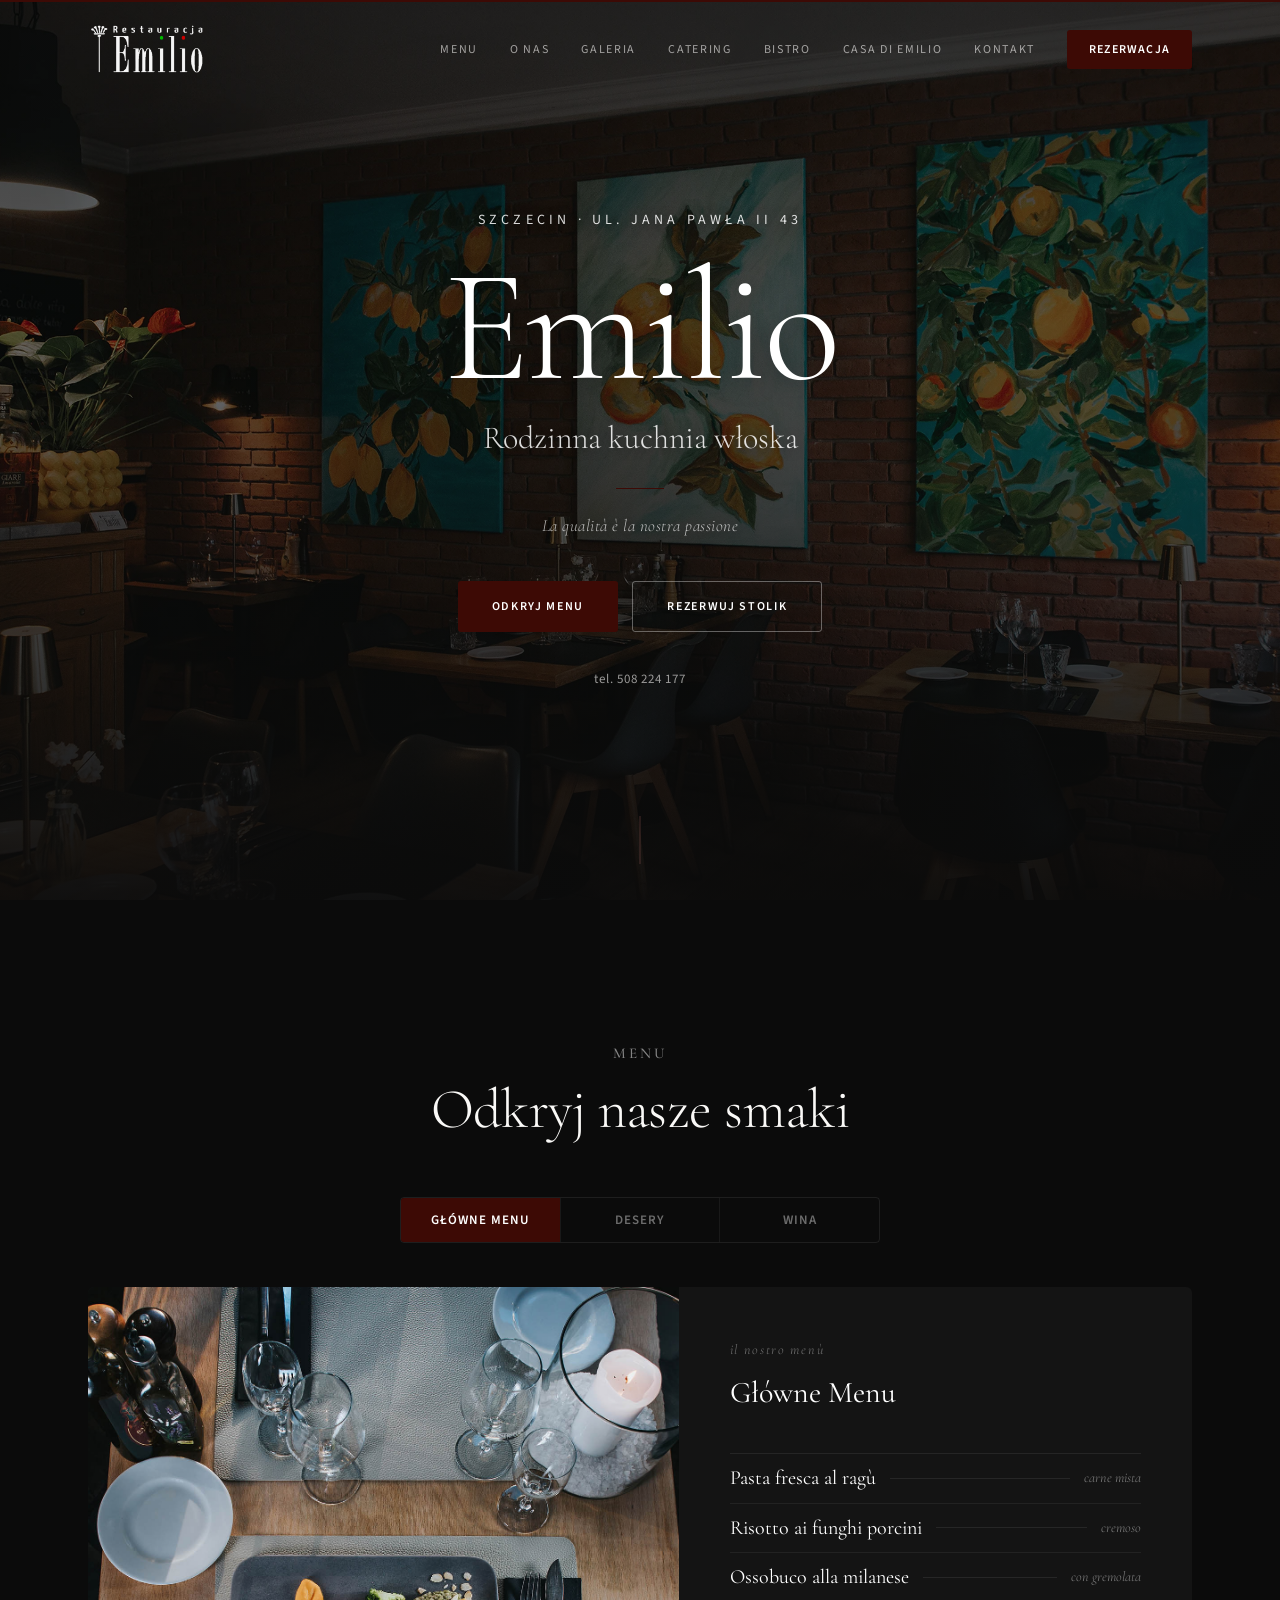
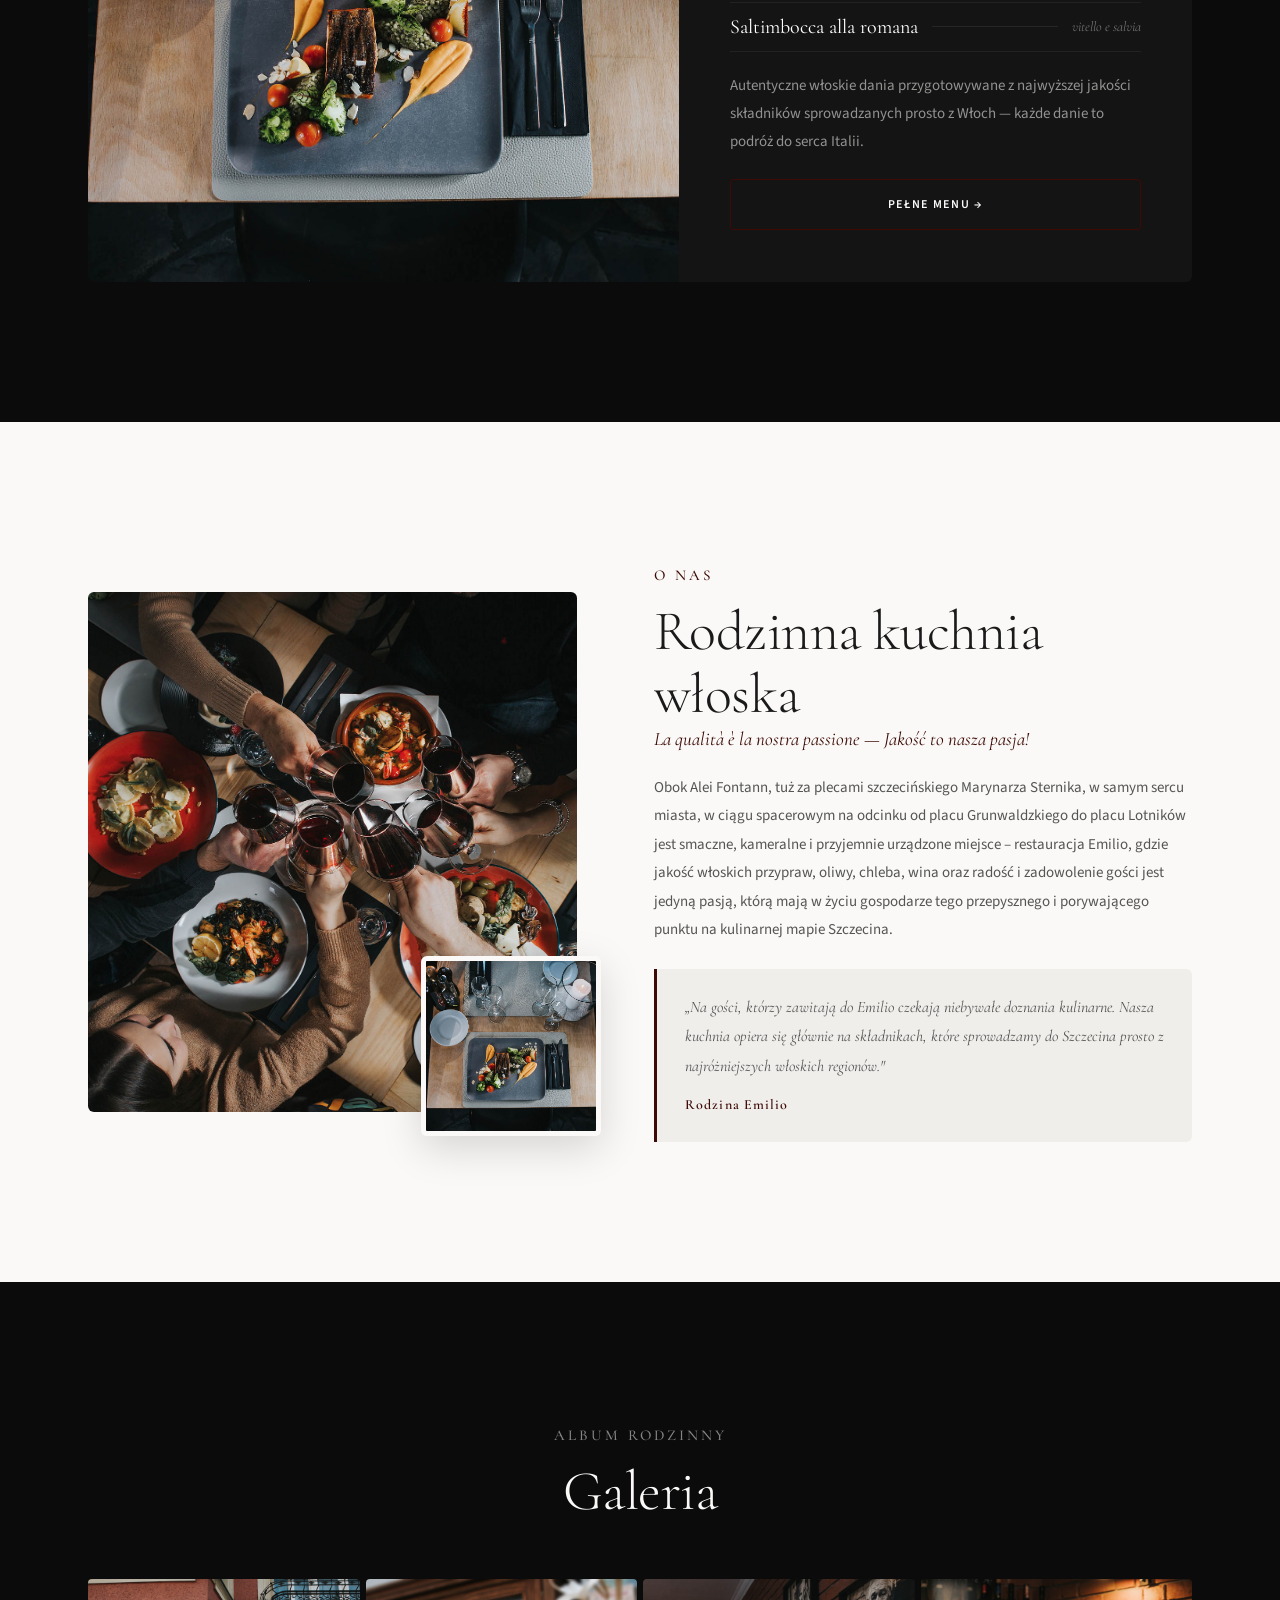
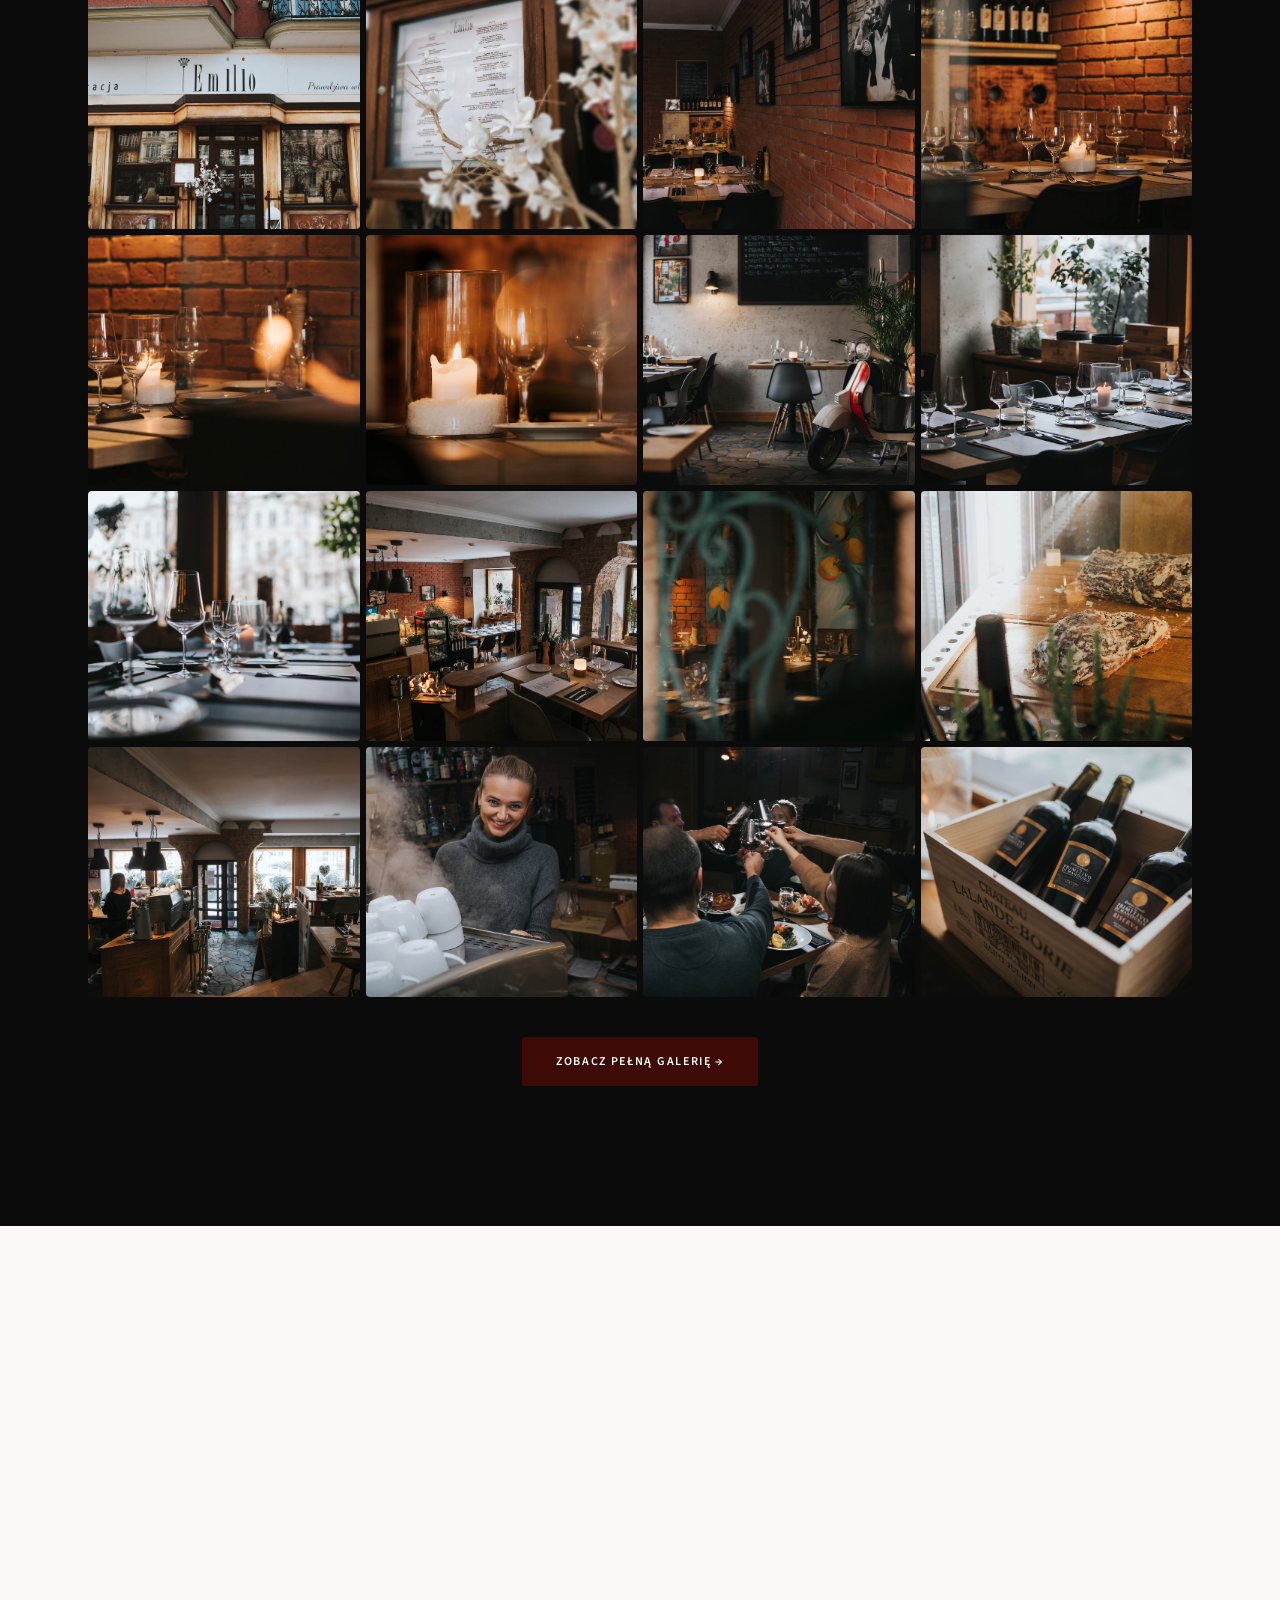
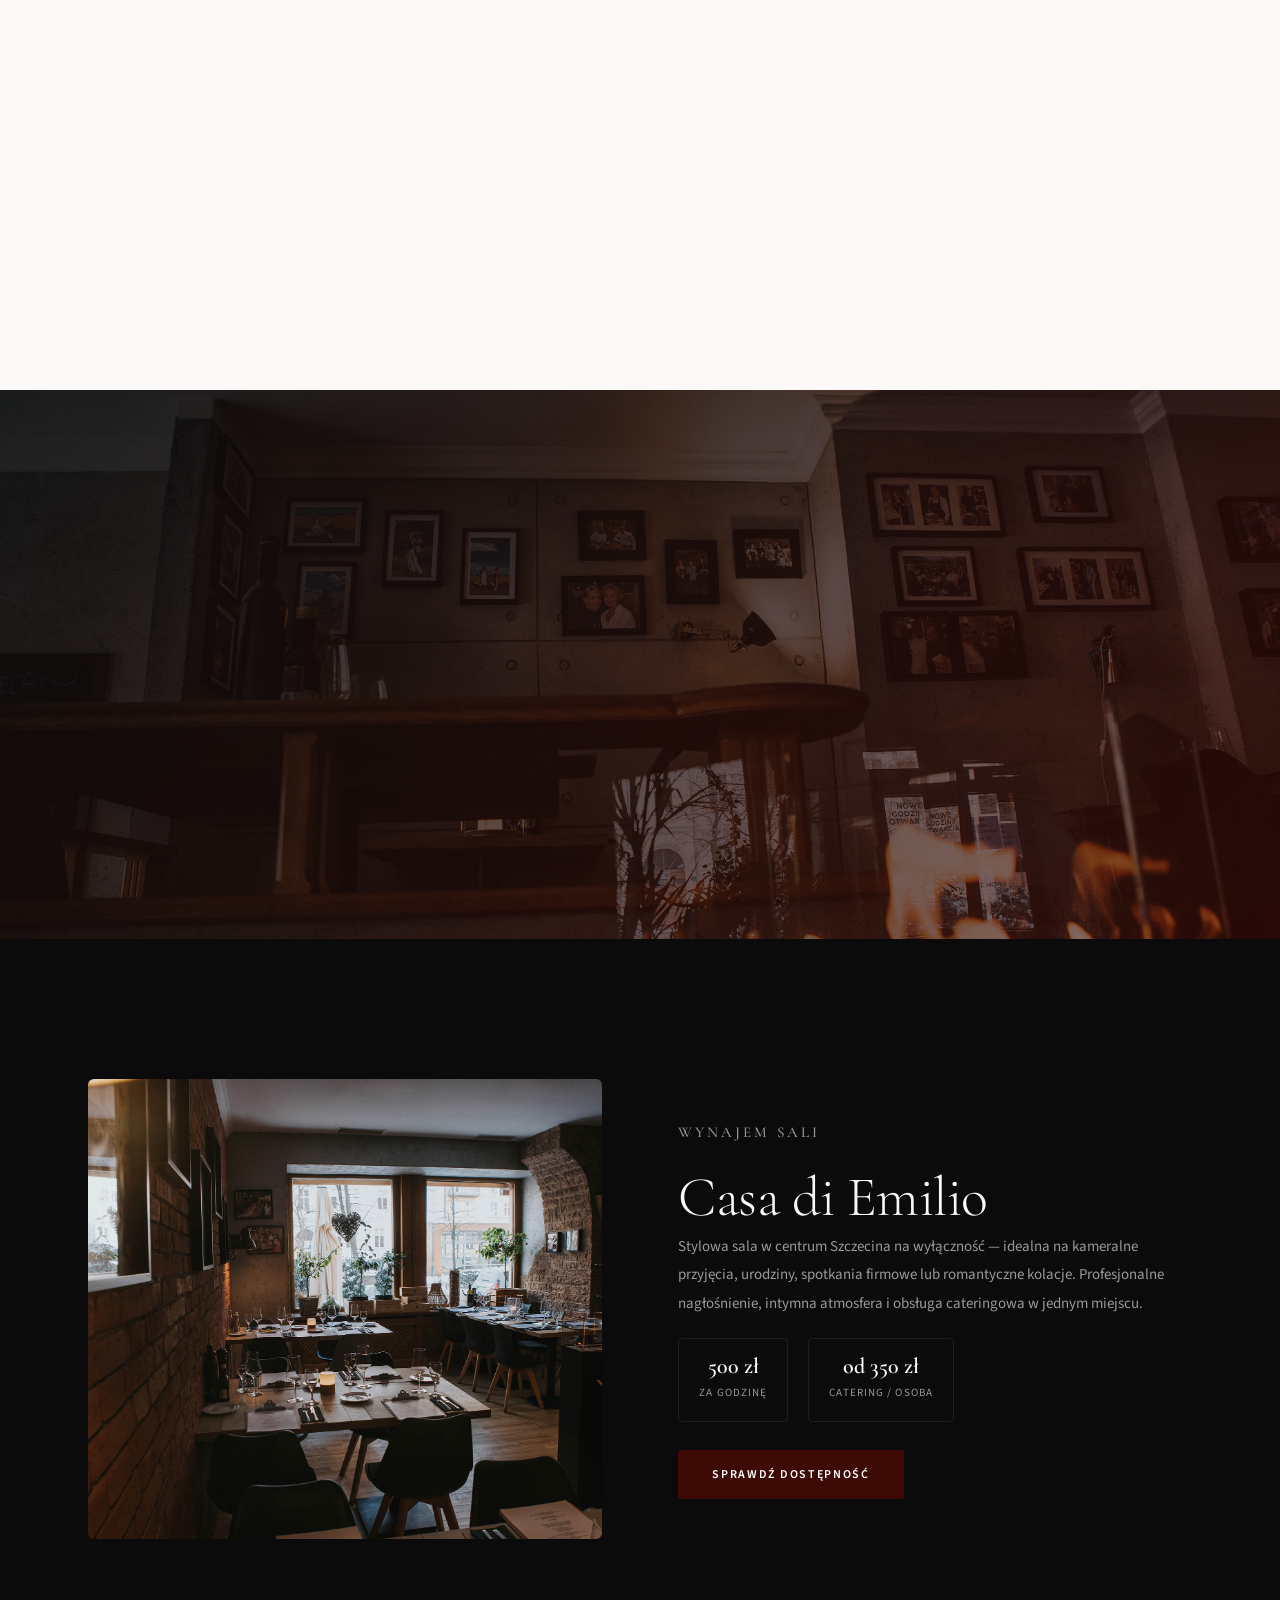
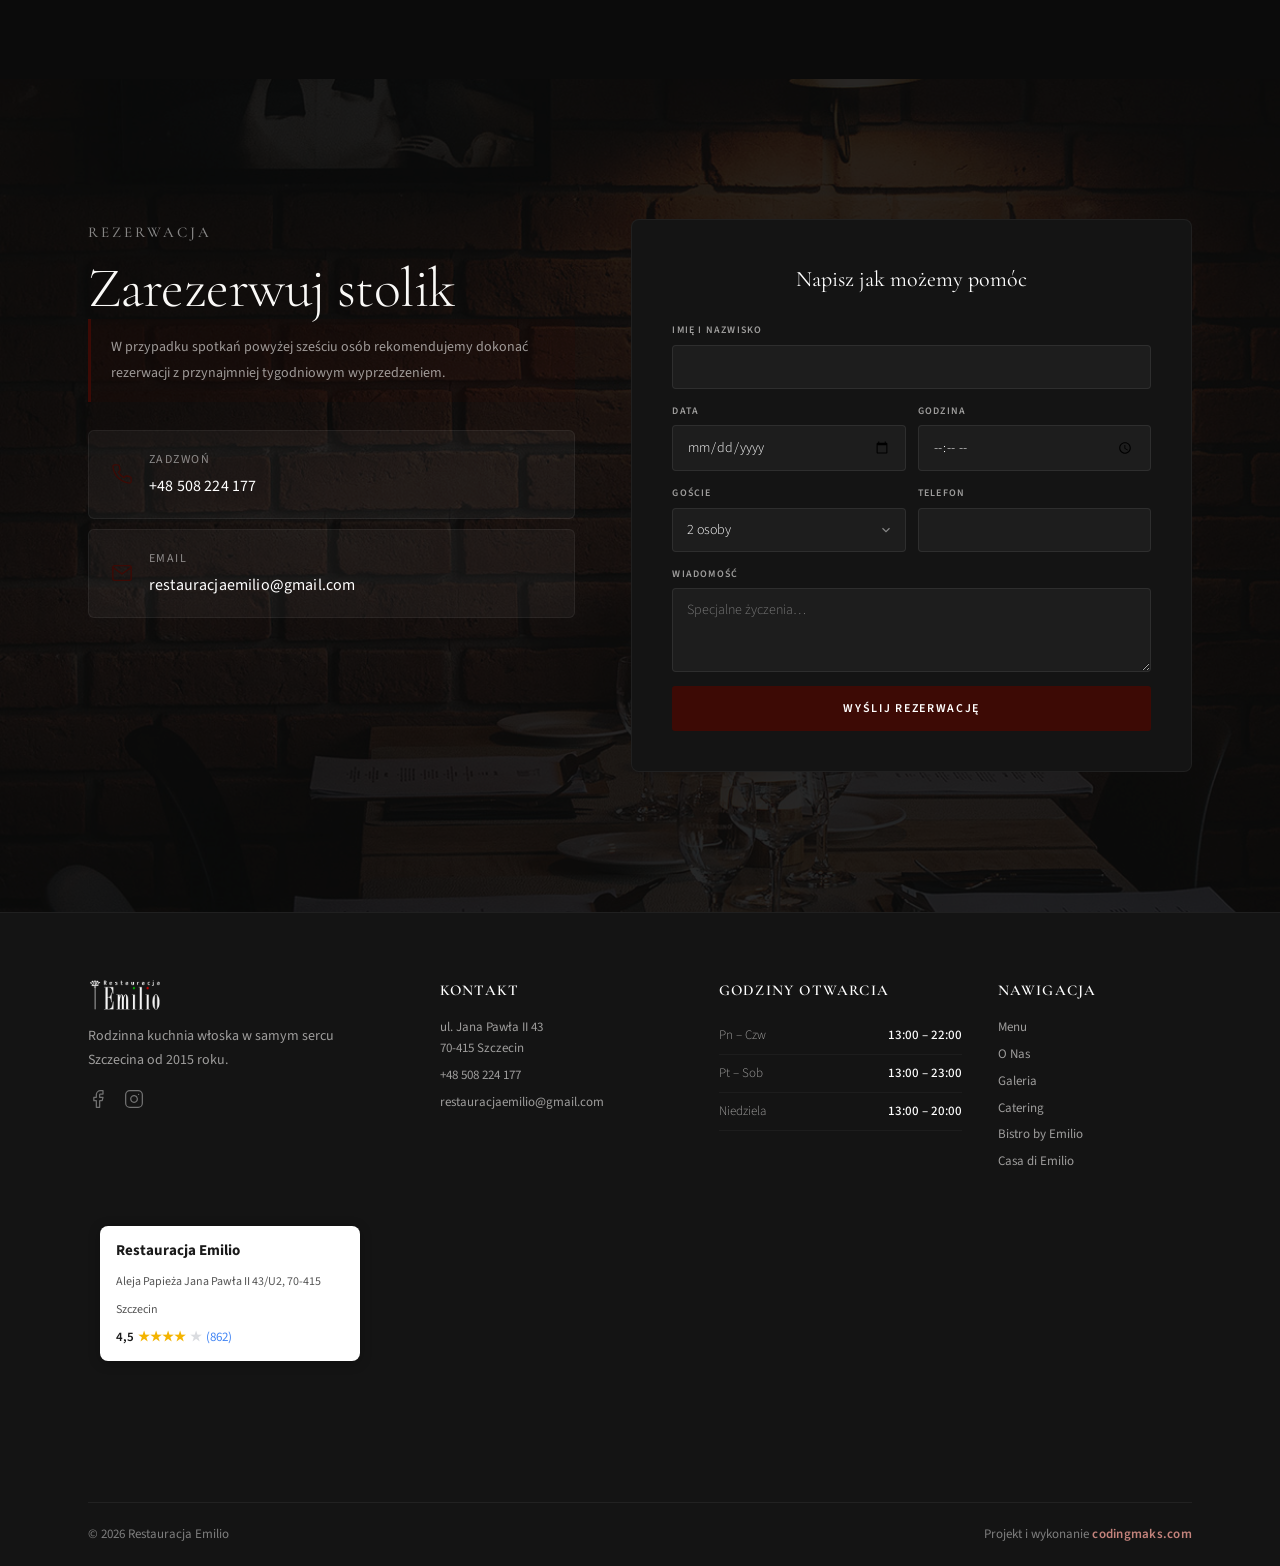
<file: index.html>
<!DOCTYPE html>
<html lang="pl">

<head>
  <meta charset="UTF-8">
  <meta name="viewport" content="width=device-width, initial-scale=1.0">
  <title>Restauracja Emilio Szczecin — Najlepsza Kuchnia Włoska | Rezerwacja</title>
  <meta name="description" content="Restauracja Emilio w Szczecinie — autentyczna rodzinna kuchnia włoska. Pasta, pizza, owoce morza, włoskie wina. Rezerwacja stolika: 508 224 177. ul. Jana Pawła II 43.">
  <meta name="keywords" content="restauracja włoska Szczecin, kuchnia włoska Szczecin, Emilio Szczecin, restauracja Szczecin, pasta Szczecin, pizza Szczecin, rezerwacja Szczecin">
  <meta name="robots" content="index, follow">
  <meta name="author" content="Restauracja Emilio">
  <link rel="canonical" href="https://emiliorestauracja.com/">
  <meta property="og:title" content="Restauracja Emilio Szczecin — Najlepsza Kuchnia Włoska | Rezerwacja">
  <meta property="og:description" content="Restauracja Emilio w Szczecinie — autentyczna rodzinna kuchnia włoska. Pasta, pizza, owoce morza, włoskie wina. Rezerwacja stolika: 508 224 177. ul. Jana Pawła II 43.">
  <meta property="og:image" content="https://emiliorestauracja.com/images/emilio-og-image.jpg">
  <meta property="og:image:width" content="1200">
  <meta property="og:image:height" content="630">
  <meta property="og:image:type" content="image/jpeg">
  <meta property="og:image:alt" content="Restauracja Emilio Szczecin – Włoska Kuchnia">
  <meta name="twitter:card" content="summary_large_image">
  <meta name="twitter:image" content="https://emiliorestauracja.com/images/emilio-og-image.jpg">
  <meta property="og:type" content="website">
  <meta property="og:locale" content="pl_PL">
  <link rel="icon" type="image/png" href="images/logo-white.png">
  <link rel="preconnect" href="https://fonts.googleapis.com">
  <link rel="preconnect" href="https://fonts.gstatic.com" crossorigin>
  <link
    href="https://fonts.googleapis.com/css2?family=Source+Sans+Pro:ital,wght@0,200;0,300;0,400;0,600;0,700;0,900;1,200;1,300;1,400&family=Cormorant+Garamond:ital,wght@0,300;0,400;0,500;0,600;0,700;1,300;1,400;1,500&display=swap"
    rel="stylesheet">
  <link rel="stylesheet" href="assets/style.css">
  <script type="application/ld+json">
{
  "@context": "https://schema.org",
  "@graph": [
    {
      "@type": "WebSite",
      "@id": "https://emiliorestauracja.com/#website",
      "url": "https://emiliorestauracja.com",
      "name": "Restauracja Emilio",
      "description": "Autentyczna rodzinna kuchnia włoska w Szczecinie od 2015 roku",
      "inLanguage": "pl-PL",
      "publisher": {
        "@id": "https://emiliorestauracja.com/#organization"
      }
    },
    {
      "@type": ["Restaurant", "LocalBusiness", "FoodEstablishment"],
      "@id": "https://emiliorestauracja.com/#organization",
      "name": "Restauracja Emilio",
      "alternateName": ["Emilio Restauracja", "Emilio Szczecin", "Restauracja Włoska Emilio"],
      "description": "Autentyczna rodzinna kuchnia włoska w sercu Szczecina. Pasta fresca, owoce morza, risotto, włoskie wina. Catering, sala eventowa Casa di Emilio, Bistro by Emilio.",
      "url": "https://emiliorestauracja.com",
      "logo": {
        "@type": "ImageObject",
        "url": "https://emiliorestauracja.com/images/logo-white.png"
      },
      "image": [
        "https://emiliorestauracja.com/images/hero-bg.webp",
        "https://emiliorestauracja.com/images/emilio-1.jpg",
        "https://emiliorestauracja.com/images/restaurant.jpg",
        "https://emiliorestauracja.com/images/dinner.jpg"
      ],
      "telephone": "+48508224177",
      "email": "restauracjaemilio@gmail.com",
      "address": {
        "@type": "PostalAddress",
        "streetAddress": "ul. Jana Pawła II 43",
        "addressLocality": "Szczecin",
        "addressRegion": "zachodniopomorskie",
        "postalCode": "70-415",
        "addressCountry": "PL"
      },
      "geo": {
        "@type": "GeoCoordinates",
        "latitude": 53.4285,
        "longitude": 14.553
      },
      "hasMap": "https://maps.google.com/?q=Restauracja+Emilio+ul.+Jana+Pawła+II+43+Szczecin",
      "openingHoursSpecification": [
        {
          "@type": "OpeningHoursSpecification",
          "dayOfWeek": ["Monday", "Tuesday", "Wednesday", "Thursday"],
          "opens": "13:00",
          "closes": "22:00"
        },
        {
          "@type": "OpeningHoursSpecification",
          "dayOfWeek": ["Friday", "Saturday"],
          "opens": "13:00",
          "closes": "23:00"
        },
        {
          "@type": "OpeningHoursSpecification",
          "dayOfWeek": "Sunday",
          "opens": "13:00",
          "closes": "20:00"
        }
      ],
      "servesCuisine": ["Italian", "Mediterranean", "European"],
      "priceRange": "$$",
      "paymentAccepted": ["Cash", "Credit Card", "Debit Card"],
      "currenciesAccepted": "PLN",
      "acceptsReservations": true,
      "menu": "https://emiliorestauracja.com/pages/menu.html",
      "hasMenu": {
        "@type": "Menu",
        "name": "Menu Restauracji Emilio",
        "hasMenuSection": [
          {
            "@type": "MenuSection",
            "name": "Pasta",
            "description": "Ręcznie robiona pasta fresca z autentycznymi włoskimi sosami"
          },
          {
            "@type": "MenuSection",
            "name": "Risotto",
            "description": "Kremowe risotto z najlepszymi składnikami z Włoch"
          },
          {
            "@type": "MenuSection",
            "name": "Owoce morza",
            "description": "Świeże owoce morza — krewetki, kalmary, przegrzebki"
          },
          {
            "@type": "MenuSection",
            "name": "Desery",
            "description": "Tiramisù, panna cotta, cannoli siciliani"
          },
          {
            "@type": "MenuSection",
            "name": "Wina",
            "description": "Wyselekcjonowane wina włoskie — Chianti, Barolo, Brunello, Amarone"
          }
        ]
      },
      "sameAs": [
        "https://www.facebook.com/emiliorestauracja",
        "https://www.instagram.com/restauracjaemilio/"
      ],
      "areaServed": [
        {
          "@type": "City",
          "name": "Szczecin"
        },
        {
          "@type": "State",
          "name": "zachodniopomorskie"
        }
      ],
      "foundingDate": "2015",
      "aggregateRating": {
        "@type": "AggregateRating",
        "ratingValue": "4.5",
        "bestRating": "5",
        "worstRating": "1",
        "ratingCount": "862",
        "reviewCount": "862"
      },
      "keywords": "restauracja włoska Szczecin, kuchnia włoska, pasta, pizza, owoce morza, catering Szczecin, sala eventowa Szczecin"
    },
    {
      "@type": "FAQPage",
      "mainEntity": [
        {
          "@type": "Question",
          "name": "Gdzie znajduje się Restauracja Emilio w Szczecinie?",
          "acceptedAnswer": {
            "@type": "Answer",
            "text": "Restauracja Emilio znajduje się przy ul. Jana Pawła II 43, 70-415 Szczecin. To centrum miasta, łatwo dostępne komunikacją miejską i samochodem."
          }
        },
        {
          "@type": "Question",
          "name": "Jakie są godziny otwarcia Restauracji Emilio?",
          "acceptedAnswer": {
            "@type": "Answer",
            "text": "Restauracja Emilio jest otwarta: poniedziałek–czwartek 13:00–22:00, piątek–sobota 13:00–23:00, niedziela 13:00–20:00."
          }
        },
        {
          "@type": "Question",
          "name": "Czy Restauracja Emilio oferuje catering w Szczecinie?",
          "acceptedAnswer": {
            "@type": "Answer",
            "text": "Tak, Restauracja Emilio oferuje profesjonalny catering włoski na terenie Szczecina. Obsługujemy wesela, imprezy firmowe, urodziny i rocznice. Menu jest indywidualnie komponowane. Kontakt: 508 224 177."
          }
        },
        {
          "@type": "Question",
          "name": "Czy można zarezerwować stolik w Restauracji Emilio?",
          "acceptedAnswer": {
            "@type": "Answer",
            "text": "Tak, rezerwacje przyjmujemy telefonicznie pod numerem +48 508 224 177 lub mailowo: restauracjaemilio@gmail.com."
          }
        },
        {
          "@type": "Question",
          "name": "Czym jest Casa di Emilio?",
          "acceptedAnswer": {
            "@type": "Answer",
            "text": "Casa di Emilio to elegancka sala eventowa w Szczecinie na do 60 osób. Idealna na wesela, urodziny, konferencje i spotkania firmowe. Cena od 150 PLN za osobę, obejmuje catering i obsługę kelnerską."
          }
        },
        {
          "@type": "Question",
          "name": "Gdzie znajduje się Bistro by Emilio?",
          "acceptedAnswer": {
            "@type": "Answer",
            "text": "Bistro by Emilio mieści się w Morskim Centrum Nauki przy ul. Nad Duńczycą 1 w Szczecinie. Oferujemy włoskie lunche, kawy i desery z widokiem na Odrę."
          }
        }
      ]
    }
  ]
}
  </script>
</head>

<body>

  <!-- ══════════ NAV ══════════ -->
  <nav class="nav" id="nav">
    <div class="nav__inner">
      <a href="#hero" class="nav__logo"><img src="images/logo-white.png" alt="Restauracja Emilio Szczecin — kuchnia włoska"></a>
      <button class="nav__burger" id="burger" aria-label="Menu"><span></span><span></span></button>
      <div class="nav__menu" id="navMenu">
        <a href="pages/menu.html">Menu</a>
        <a href="#onas">O Nas</a>
        <a href="pages/galeria.html">Galeria</a>
        <a href="pages/catering.html">Catering</a>
        <a href="pages/bistro.html">Bistro</a>
        <a href="pages/casa.html">Casa di Emilio</a>
        <a href="#kontakt">Kontakt</a>
        <a href="#rezerwacja" class="nav__cta">Rezerwacja</a>
      </div>
    </div>
  </nav>

  <!-- ══════════ HERO ══════════ -->
  <header class="hero" id="hero">
    <div class="hero__media"><img src="images/hero-bg.webp" alt="Restauracja Emilio Szczecin — włoska kuchnia rodzinna"></div>
    <div class="hero__fade"></div>
    <div class="hero__body">
      <p class="hero__kicker">Szczecin · ul. Jana Pawła II 43</p>
      <h1 class="hero__title">Emilio</h1>
      <p class="hero__sub">Rodzinna kuchnia włoska</p>
      <span class="hero__line"></span>
      <p class="hero__quote"><em>La qualità è la nostra passione</em></p>
      <div class="hero__btns">
        <a href="#menu" class="btn">Odkryj Menu</a>
        <a href="#rezerwacja" class="btn btn--ghost">Rezerwuj Stolik</a>
      </div>
      <a href="tel:+48508224177" class="hero__tel">tel. 508 224 177</a>
    </div>
    <div class="hero__scroll"><span></span></div>
  </header>

  <!-- ══════════ MENU ══════════ -->
  <section class="sec sec--dark" id="menu">
    <div class="wrap">
      <div class="sec__head">
        <p class="sec__tag">Menu</p>
        <h2 class="sec__title">Odkryj nasze smaki</h2>
      </div>
      <div class="tabs" id="tabs">
        <div class="tabs__bar">
          <button class="tabs__btn is-active" data-tab="t1">Główne Menu</button>
          <button class="tabs__btn" data-tab="t2">Desery</button>
          <button class="tabs__btn" data-tab="t3">Wina</button>
        </div>
        <div class="tabs__panels">
          <div class="tabs__panel is-active" id="t1">
            <div class="menu-split">
              <div class="menu-split__img"><img src="images/dinner.jpg" alt="Główne dania kuchni włoskiej — Emilio Szczecin"></div>
              <div class="menu-split__txt">
                <span class="menu-split__kicker">il nostro menù</span>
                <h3>Główne Menu</h3>
                <div class="dish-list">
                  <div class="dish-item">
                    <span class="dish-item__name">Pasta fresca al ragù</span>
                    <span class="dish-item__dots"></span>
                    <span class="dish-item__note">carne mista</span>
                  </div>
                  <div class="dish-item">
                    <span class="dish-item__name">Risotto ai funghi porcini</span>
                    <span class="dish-item__dots"></span>
                    <span class="dish-item__note">cremoso</span>
                  </div>
                  <div class="dish-item">
                    <span class="dish-item__name">Ossobuco alla milanese</span>
                    <span class="dish-item__dots"></span>
                    <span class="dish-item__note">con gremolata</span>
                  </div>
                  <div class="dish-item">
                    <span class="dish-item__name">Saltimbocca alla romana</span>
                    <span class="dish-item__dots"></span>
                    <span class="dish-item__note">vitello e salvia</span>
                  </div>
                </div>
                <p>Autentyczne włoskie dania przygotowywane z najwyższej jakości składników sprowadzanych prosto z Włoch — każde danie to podróż do serca Italii.</p>
                <a href="pages/menu.html" class="btn btn--outline">Pełne menu →</a>
              </div>
            </div>
          </div>
          <div class="tabs__panel" id="t2">
            <div class="menu-split">
              <div class="menu-split__img"><img src="images/dessert.jpg" alt="Włoskie desery — Restauracja Emilio Szczecin"></div>
              <div class="menu-split__txt">
                <span class="menu-split__kicker">i dolci</span>
                <h3>Desery</h3>
                <div class="dish-list">
                  <div class="dish-item">
                    <span class="dish-item__name">Tiramisù della casa</span>
                    <span class="dish-item__dots"></span>
                    <span class="dish-item__note">mascarpone</span>
                  </div>
                  <div class="dish-item">
                    <span class="dish-item__name">Panna cotta al cioccolato</span>
                    <span class="dish-item__dots"></span>
                    <span class="dish-item__note">fondente</span>
                  </div>
                  <div class="dish-item">
                    <span class="dish-item__name">Cannoli siciliani</span>
                    <span class="dish-item__dots"></span>
                    <span class="dish-item__note">ricotta e pistacchio</span>
                  </div>
                  <div class="dish-item">
                    <span class="dish-item__name">Semifreddo al pistacchio</span>
                    <span class="dish-item__dots"></span>
                    <span class="dish-item__note">artigianale</span>
                  </div>
                </div>
                <p>Tiramisù, panna cotta, cannoli siciliani — klasyki włoskiej cukierni wykonane z rzemieślniczą precyzją i najlepszym mascarpone.</p>
                <a href="pages/menu.html" class="btn btn--outline">Zobacz desery →</a>
              </div>
            </div>
          </div>
          <div class="tabs__panel" id="t3">
            <div class="menu-split">
              <div class="menu-split__img"><img src="images/wine.jpg" alt="Karta win włoskich — Restauracja Emilio Szczecin"></div>
              <div class="menu-split__txt">
                <span class="menu-split__kicker">la carta dei vini</span>
                <h3>Karta Win</h3>
                <div class="dish-list">
                  <div class="dish-item">
                    <span class="dish-item__name">Chianti Classico DOCG</span>
                    <span class="dish-item__dots"></span>
                    <span class="dish-item__note">Toscana</span>
                  </div>
                  <div class="dish-item">
                    <span class="dish-item__name">Barolo</span>
                    <span class="dish-item__dots"></span>
                    <span class="dish-item__note">Piemonte</span>
                  </div>
                  <div class="dish-item">
                    <span class="dish-item__name">Brunello di Montalcino</span>
                    <span class="dish-item__dots"></span>
                    <span class="dish-item__note">Toscana</span>
                  </div>
                  <div class="dish-item">
                    <span class="dish-item__name">Prosecco DOC</span>
                    <span class="dish-item__dots"></span>
                    <span class="dish-item__note">Veneto</span>
                  </div>
                </div>
                <p>Chianti Classico, Barolo, Brunello di Montalcino, Amarone della Valpolicella — wyselekcjonowane wina z najlepszych włoskich regionów.</p>
                <a href="pages/menu.html" class="btn btn--outline">Karta win →</a>
              </div>
            </div>
          </div>
        </div>
      </div>
    </div>
  </section>

  <!-- ══════════ O NAS ══════════ -->
  <section class="sec sec--light" id="onas">
    <div class="wrap">
      <div class="about">
        <div class="about__gallery">
          <div class="about__main"><img src="images/restaurant.jpg" alt="Wnętrze Restauracji Emilio w Szczecinie"></div>
          <div class="about__side"><img src="images/dinner.jpg" alt="Włoskie dania w Restauracji Emilio Szczecin"></div>
        </div>
        <div class="about__text">
          <p class="sec__tag sec__tag--dark">O Nas</p>
          <h2 class="sec__title sec__title--dark">Rodzinna kuchnia<br>włoska</h2>
          <p class="about__motto">La qualità è la nostra passione — Jakość to nasza pasja!</p>
          <p class="about__body">Obok Alei Fontann, tuż za plecami szczecińskiego Marynarza Sternika, w samym sercu
            miasta, w ciągu spacerowym na odcinku od placu Grunwaldzkiego do placu Lotników jest smaczne, kameralne i
            przyjemnie urządzone miejsce – restauracja Emilio, gdzie jakość włoskich przypraw, oliwy, chleba, wina oraz
            radość i zadowolenie gości jest jedyną pasją, którą mają w życiu gospodarze tego przepysznego i porywającego
            punktu na kulinarnej mapie Szczecina.</p>
          <blockquote class="about__bq">
            <p>„Na gości, którzy zawitają do Emilio czekają niebywałe doznania kulinarne. Nasza kuchnia opiera się
              głównie na składnikach, które sprowadzamy do Szczecina prosto z najróżniejszych włoskich regionów."</p>
            <cite>Rodzina Emilio</cite>
          </blockquote>
        </div>
      </div>
    </div>
  </section>

  <!-- ══════════ GALERIA ══════════ -->
  <section class="sec sec--dark sec--gallery" id="galeria">
    <div class="wrap">
      <div class="sec__head">
        <p class="sec__tag">Album rodzinny</p>
        <h2 class="sec__title">Galeria</h2>
      </div>
      <div class="gal">
        <div class="gal__item"><img src="images/emilio-1.jpg" alt="Restauracja Emilio Szczecin — wnętrze restauracji włoskiej" loading="lazy"></div>
        <div class="gal__item"><img src="images/emilio-2.jpg" alt="Restauracja Emilio Szczecin — kuchnia włoska" loading="lazy"></div>
        <div class="gal__item"><img src="images/emilio-4.jpg" alt="Restauracja Emilio Szczecin — kuchnia włoska" loading="lazy"></div>
        <div class="gal__item"><img src="images/emilio-5.jpg" alt="Restauracja Emilio Szczecin — kuchnia włoska" loading="lazy"></div>
        <div class="gal__item"><img src="images/emilio-6.jpg" alt="Restauracja Emilio Szczecin — kuchnia włoska" loading="lazy"></div>
        <div class="gal__item"><img src="images/emilio-7.jpg" alt="Restauracja Emilio Szczecin — kuchnia włoska" loading="lazy"></div>
        <div class="gal__item"><img src="images/emilio-8.jpg" alt="Restauracja Emilio Szczecin — kuchnia włoska" loading="lazy"></div>
        <div class="gal__item"><img src="images/emilio-9.jpg" alt="Restauracja Emilio Szczecin — kuchnia włoska" loading="lazy"></div>
        <div class="gal__item"><img src="images/emilio-11.jpg" alt="Restauracja Emilio Szczecin — kuchnia włoska" loading="lazy"></div>
        <div class="gal__item"><img src="images/emilio-12.jpg" alt="Restauracja Emilio Szczecin — kuchnia włoska" loading="lazy"></div>
        <div class="gal__item"><img src="images/hash-01.jpg" alt="Restauracja Emilio Szczecin — kuchnia włoska" loading="lazy"></div>
        <div class="gal__item"><img src="images/hash-08.jpg" alt="Restauracja Emilio Szczecin — kuchnia włoska" loading="lazy"></div>
        <div class="gal__item"><img src="images/emilio-13.jpg" alt="Restauracja Emilio Szczecin — kuchnia włoska" loading="lazy"></div>
        <div class="gal__item"><img src="images/emilio-14.jpg" alt="Restauracja Emilio Szczecin — kuchnia włoska" loading="lazy"></div>
        <div class="gal__item"><img src="images/emilio-15.jpg" alt="Restauracja Emilio Szczecin — kuchnia włoska" loading="lazy"></div>
        <div class="gal__item"><img src="images/hash-17.jpg" alt="Restauracja Emilio Szczecin — kuchnia włoska" loading="lazy"></div>
      </div>
      <div style="text-align:center; margin-top:40px">
        <a href="pages/galeria.html" class="btn">Zobacz pełną galerię →</a>
      </div>
    </div>
  </section>

  <!-- ══════════ CATERING ══════════ -->
  <section class="sec sec--light" id="catering">
    <div class="wrap">
      <div class="split split--reverse">
        <div class="split__img"><img src="images/emilio-23.jpg" alt="Catering włoski Szczecin — Restauracja Emilio"></div>
        <div class="split__txt">
          <p class="sec__tag sec__tag--dark">Catering</p>
          <h2 class="sec__title sec__title--dark">Z włoskim smakiem</h2>
          <p>Profesjonalny catering na imprezy firmowe i rodzinne w prawdziwie włoskim stylu. Kompleksowa obsługa,
            dopasowane menu i najwyższej jakości składniki prosto z Włoch — wszystko to, co znasz z naszej restauracji,
            teraz na Twoim wydarzeniu.</p>
          <ul class="check-list">
            <li>Indywidualne menu na każdą okazję</li>
            <li>Składniki importowane z Włoch</li>
            <li>Profesjonalna obsługa kelnerska</li>
            <li>Dostawy na terenie Szczecina</li>
          </ul>
          <p class="split__contact">Kontakt: <a href="tel:+48500231250">+48 500 231 250</a></p>
          <a href="pages/catering.html" class="btn btn--dark">Zapytaj o catering</a>
        </div>
      </div>
    </div>
  </section>

  <!-- ══════════ BISTRO ══════════ -->
  <section class="sec sec--banner" id="bistro">
    <div class="banner__bg"><img src="images/emilio-17.jpg" alt="Bistro by Emilio — włoskie jedzenie nad Odrą"></div>
    <div class="banner__fade"></div>
    <div class="wrap">
      <div class="banner__body">
        <p class="sec__tag">Nowy koncept</p>
        <h2 class="sec__title">Bistro by Emilio</h2>
        <p class="banner__desc">Włoski smak nad Odrą — w Morskim Centrum Nauki. Idealne miejsce na lunch z widokiem lub
          romantyczną kolację przy lampce wina. Świeże składniki, proste receptury, niesamowity smak.</p>
        <a href="pages/bistro.html" class="btn btn--ghost">Odkryj Bistro →</a>
      </div>
    </div>
  </section>

  <!-- ══════════ CASA DI EMILIO ══════════ -->
  <section class="sec sec--dark" id="casa">
    <div class="wrap">
      <div class="split">
        <div class="split__img"><img src="images/emilio-20.jpg" alt="Casa di Emilio — sala eventowa Szczecin"></div>
        <div class="split__txt">
          <p class="sec__tag">Wynajem sali</p>
          <h2 class="sec__title">Casa di Emilio</h2>
          <p>Stylowa sala w centrum Szczecina na wyłączność — idealna na kameralne przyjęcia, urodziny, spotkania
            firmowe lub romantyczne kolacje. Profesjonalne nagłośnienie, intymna atmosfera i obsługa cateringowa w
            jednym miejscu.</p>
          <div class="casa-info">
            <div class="casa-info__item">
              <span class="casa-info__val">500 zł</span>
              <span class="casa-info__label">za godzinę</span>
            </div>
            <div class="casa-info__item">
              <span class="casa-info__val">od 350 zł</span>
              <span class="casa-info__label">catering / osoba</span>
            </div>
          </div>
          <a href="pages/casa.html" class="btn">Sprawdź dostępność</a>
        </div>
      </div>
    </div>
  </section>

  <!-- ══════════ REZERWACJA ══════════ -->
  <section class="sec sec--rez" id="rezerwacja">
    <div class="rez__bg"><img src="images/reservation.jpg" alt="Rezerwacja stolika w Restauracji Emilio Szczecin"></div>
    <div class="rez__fade"></div>
    <div class="wrap">
      <div class="rez">
        <div class="rez__info">
          <p class="sec__tag">Rezerwacja</p>
          <h2 class="sec__title">Zarezerwuj stolik</h2>
          <p class="rez__note">W przypadku spotkań powyżej sześciu osób rekomendujemy dokonać rezerwacji z przynajmniej
            tygodniowym wyprzedzeniem.</p>
          <div class="rez__cards">
            <a href="tel:+48508224177" class="rez__card">
              <svg width="22" height="22" viewBox="0 0 24 24" fill="none" stroke="currentColor" stroke-width="1.5">
                <path
                  d="M22 16.92v3a2 2 0 01-2.18 2 19.79 19.79 0 01-8.63-3.07 19.5 19.5 0 01-6-6 19.79 19.79 0 01-3.07-8.67A2 2 0 014.11 2h3a2 2 0 012 1.72c.127.96.361 1.903.7 2.81a2 2 0 01-.45 2.11L8.09 9.91a16 16 0 006 6l1.27-1.27a2 2 0 012.11-.45c.907.339 1.85.573 2.81.7A2 2 0 0122 16.92z" />
              </svg>
              <div><small>Zadzwoń</small><strong>+48 508 224 177</strong></div>
            </a>
            <a href="mailto:restauracjaemilio@gmail.com?subject=Rezerwacja" class="rez__card">
              <svg width="22" height="22" viewBox="0 0 24 24" fill="none" stroke="currentColor" stroke-width="1.5">
                <path d="M4 4h16c1.1 0 2 .9 2 2v12c0 1.1-.9 2-2 2H4c-1.1 0-2-.9-2-2V6c0-1.1.9-2 2-2z" />
                <path d="M22 6l-10 7L2 6" />
              </svg>
              <div><small>Email</small><strong>restauracjaemilio@gmail.com</strong></div>
            </a>
          </div>
        </div>
        <form class="rez__form" id="rezForm" action="https://formsubmit.co/restauracjaemilio@gmail.com" method="POST">
          <input type="hidden" name="_subject" value="Nowa rezerwacja — emiliorestauracja.com">
          <input type="hidden" name="_template" value="table">
          <input type="hidden" name="_captcha" value="false">
          <input type="hidden" name="_next" value="https://emiliorestauracja.com/?sent=1">
          <input type="text" name="_honey" style="display:none" tabindex="-1" autocomplete="off">
          <h3 class="rez__form-title">Napisz jak możemy pomóc</h3>
          <div class="field">
            <label for="rn">Imię i Nazwisko</label>
            <input id="rn" name="name" type="text" required>
          </div>
          <div class="field-row">
            <div class="field"><label for="rd">Data</label><input id="rd" name="date" type="date" required></div>
            <div class="field"><label for="rt">Godzina</label><input id="rt" name="time" type="time" required></div>
          </div>
          <div class="field-row">
            <div class="field">
              <label for="rg">Goście</label>
              <select id="rg" name="guests">
                <option>2 osoby</option>
                <option>1 osoba</option>
                <option>3 osoby</option>
                <option>4 osoby</option>
                <option>5 osób</option>
                <option>6 osób</option>
                <option>7+ osób</option>
              </select>
            </div>
            <div class="field"><label for="rp">Telefon</label><input id="rp" name="phone" type="tel"></div>
          </div>
          <div class="field"><label for="rm">Wiadomość</label><textarea id="rm" name="msg" rows="3"
              placeholder="Specjalne życzenia…"></textarea></div>
          <button type="submit" class="btn btn--full">Wyślij rezerwację</button>
        </form>
      </div>
    </div>
  </section>

  <!-- ══════════ FOOTER ══════════ -->
  <footer class="foot" id="kontakt">
    <div class="wrap">
      <div class="foot__top">
        <div class="foot__brand">
          <img src="images/logo-white.png" alt="Restauracja Emilio Szczecin — kuchnia włoska" class="foot__logo">
          <p>Rodzinna kuchnia włoska w samym sercu Szczecina od 2015 roku.</p>
          <div class="foot__social">
            <a href="https://www.facebook.com/emiliorestauracja" target="_blank" rel="noopener" aria-label="Facebook"><svg width="20" height="20" viewBox="0 0 24 24" fill="none" stroke="currentColor" stroke-width="1.5" stroke-linecap="round" stroke-linejoin="round"><path d="M18 2h-3a5 5 0 0 0-5 5v3H7v4h3v8h4v-8h3l1-4h-4V7a1 1 0 0 1 1-1h3z"/></svg></a>
            <a href="https://www.instagram.com/restauracjaemilio/" target="_blank" rel="noopener" aria-label="Instagram"><svg width="20" height="20" viewBox="0 0 24 24" fill="none" stroke="currentColor" stroke-width="1.5" stroke-linecap="round" stroke-linejoin="round"><rect x="2" y="2" width="20" height="20" rx="5" ry="5"/><path d="M16 11.37A4 4 0 1 1 12.63 8 4 4 0 0 1 16 11.37z"/><line x1="17.5" y1="6.5" x2="17.51" y2="6.5"/></svg></a>
          </div>
        </div>
        <div class="foot__col">
          <h4>Kontakt</h4>
          <p>ul. Jana Pawła II 43<br>70-415 Szczecin</p>
          <p><a href="tel:+48508224177">+48 508 224 177</a></p>
          <p><a href="mailto:restauracjaemilio@gmail.com">restauracjaemilio@gmail.com</a></p>
        </div>
        <div class="foot__col">
          <h4>Godziny otwarcia</h4>
          <dl class="hours">
            <div>
              <dt>Pn – Czw</dt>
              <dd>13:00 – 22:00</dd>
            </div>
            <div>
              <dt>Pt – Sob</dt>
              <dd>13:00 – 23:00</dd>
            </div>
            <div>
              <dt>Niedziela</dt>
              <dd>13:00 – 20:00</dd>
            </div>
          </dl>
        </div>
        <div class="foot__col">
          <h4>Nawigacja</h4>
          <ul>
            <li><a href="pages/menu.html">Menu</a></li>
            <li><a href="#onas">O Nas</a></li>
            <li><a href="pages/galeria.html">Galeria</a></li>
            <li><a href="pages/catering.html">Catering</a></li>
            <li><a href="pages/bistro.html">Bistro by Emilio</a></li>
            <li><a href="pages/casa.html">Casa di Emilio</a></li>
          </ul>
        </div>
      </div>
      <div class="foot__map" style="position:relative">
        <iframe
          src="https://maps.google.com/maps?q=Restauracja+Emilio+Szczecin&t=m&z=16&output=embed&iwloc=near"
          width="100%" height="300" style="border:0" allowfullscreen loading="lazy"
          referrerpolicy="no-referrer-when-downgrade" title="Restauracja Emilio na Google Maps"></iframe>
        <a href="https://www.google.com/maps/place/Restauracja+Emilio/@53.4318629,14.5485802,17z" target="_blank" rel="noopener" class="map-card" style="position:absolute;top:12px;left:12px;background:#fff;padding:12px 16px;border-radius:8px;box-shadow:0 2px 12px rgba(0,0,0,.25);text-decoration:none;z-index:5;max-width:260px">
          <strong style="display:block;font-size:15px;color:#1a1a1a;margin-bottom:2px;font-family:var(--ff-body)">Restauracja Emilio</strong>
          <span style="font-size:12px;color:#555;font-family:var(--ff-body)">Aleja Papieża Jana Pawła II 43/U2, 70-415 Szczecin</span>
          <span style="display:flex;align-items:center;gap:4px;margin-top:4px;font-size:13px;color:#1a1a1a;font-family:var(--ff-body);font-weight:600">4,5 <span style="color:#f4b400">★★★★</span><span style="color:#dadce0">★</span> <span style="font-weight:400;color:#4285f4">(862)</span></span>
        </a>
      </div>
      <div class="foot__bot">
        <span>© 2026 Restauracja Emilio</span>
        <span>Projekt i wykonanie <a href="https://codingmaks.com/" target="_blank" rel="noopener">codingmaks.com</a></span>
      </div>
    </div>
  </footer>

  <script src="assets/script.js"></script>
</body>

</html>
</file>
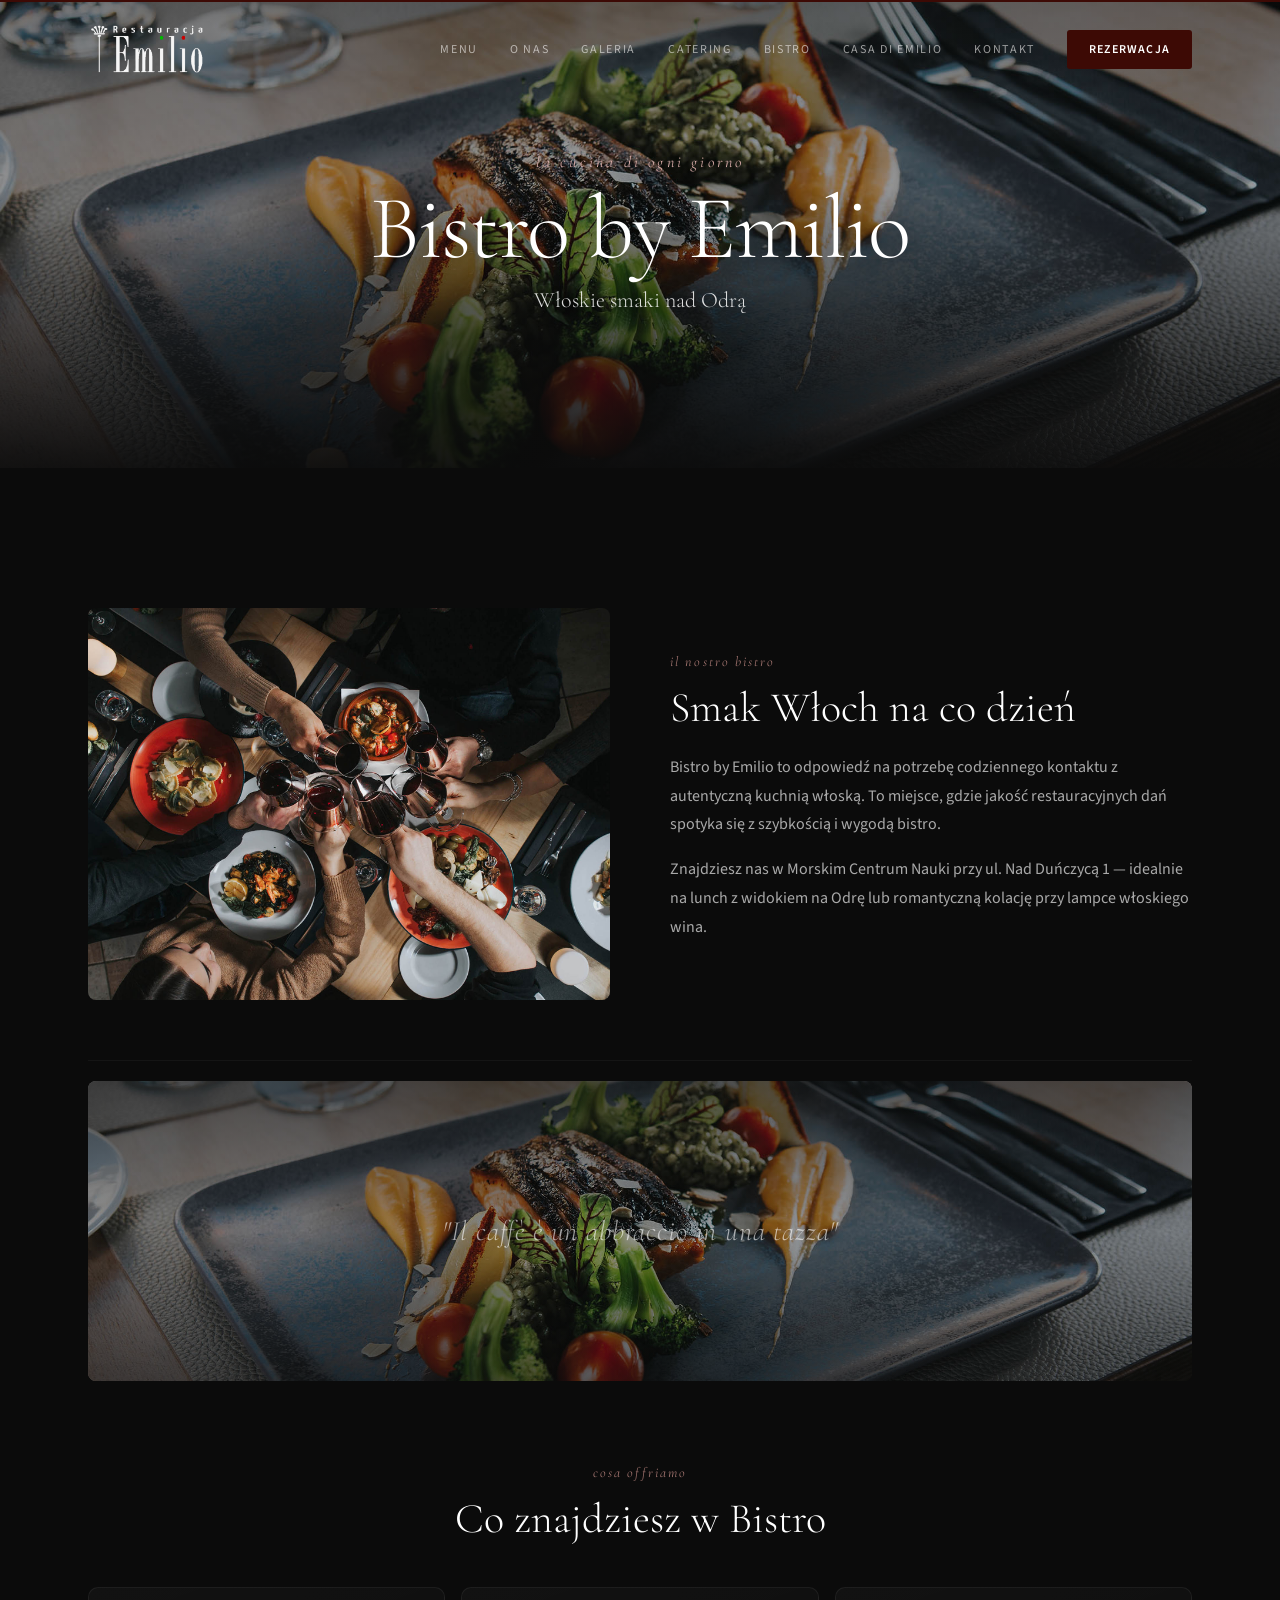
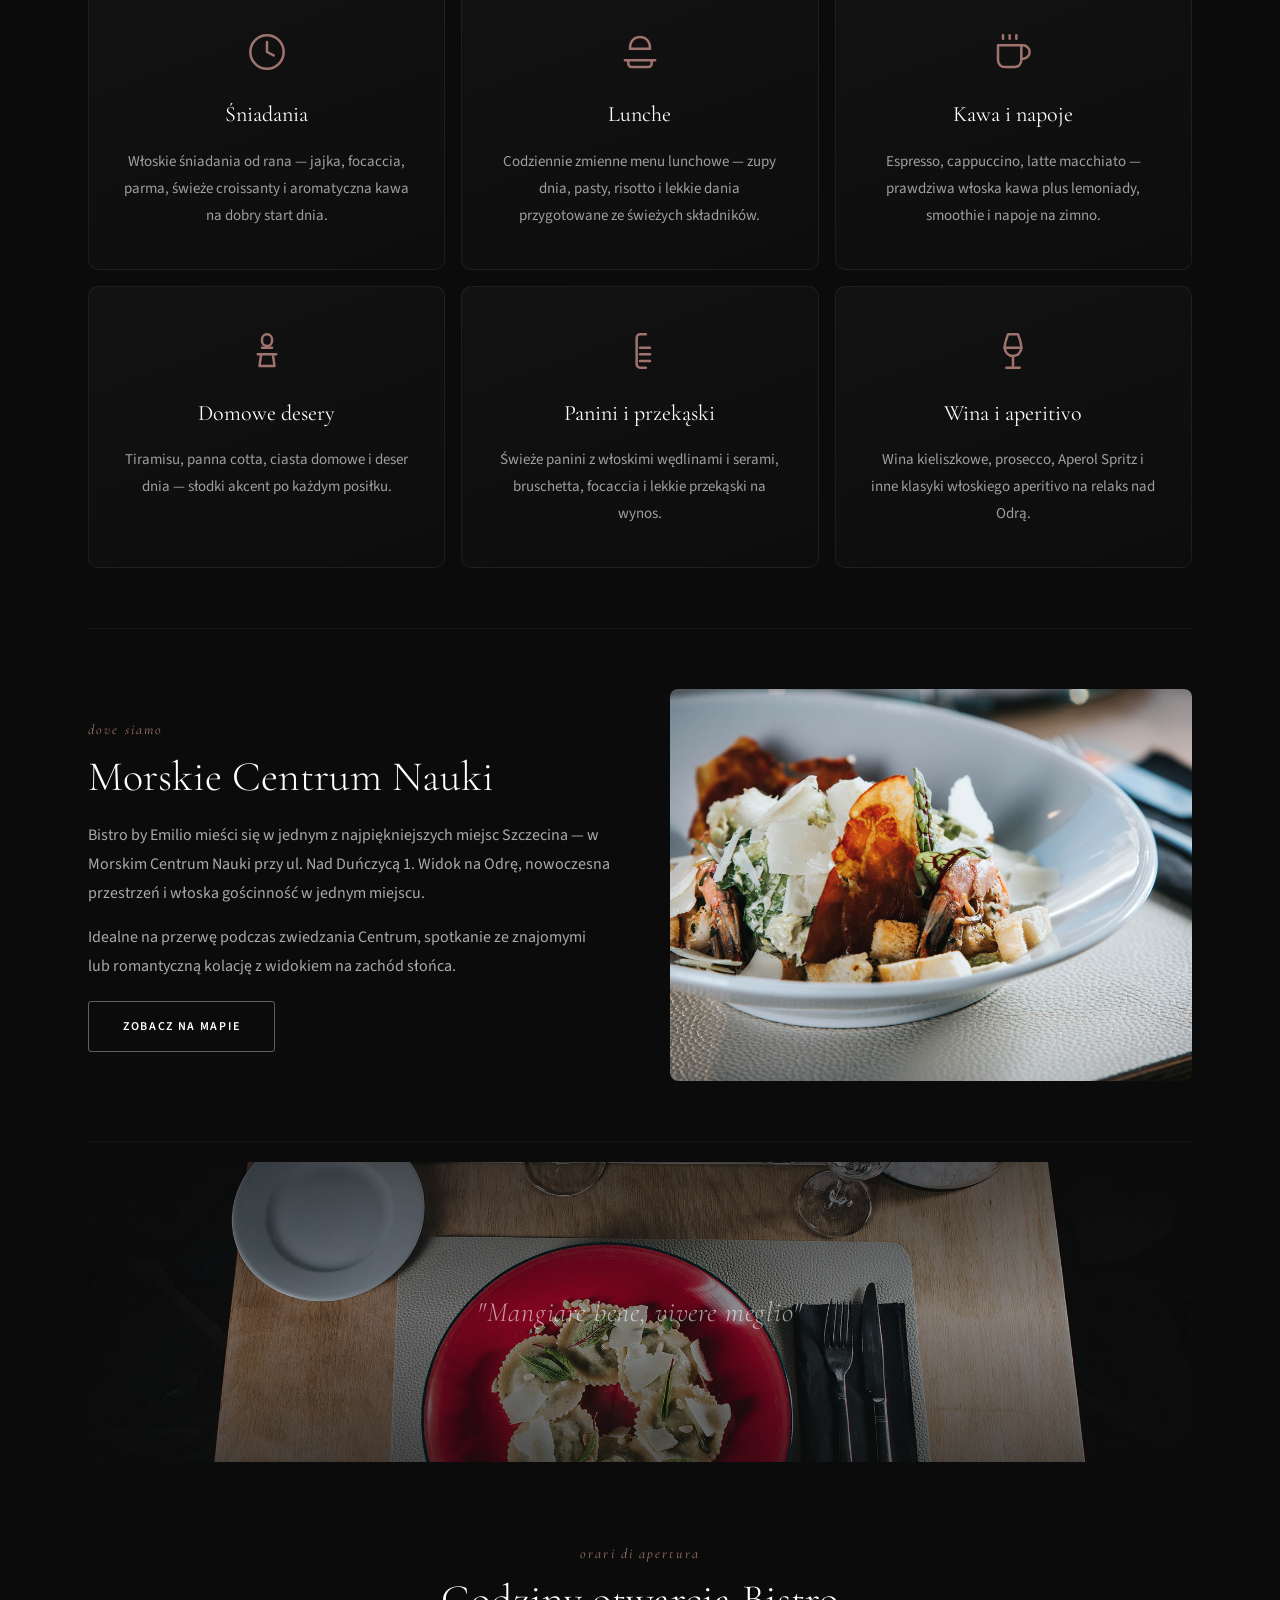
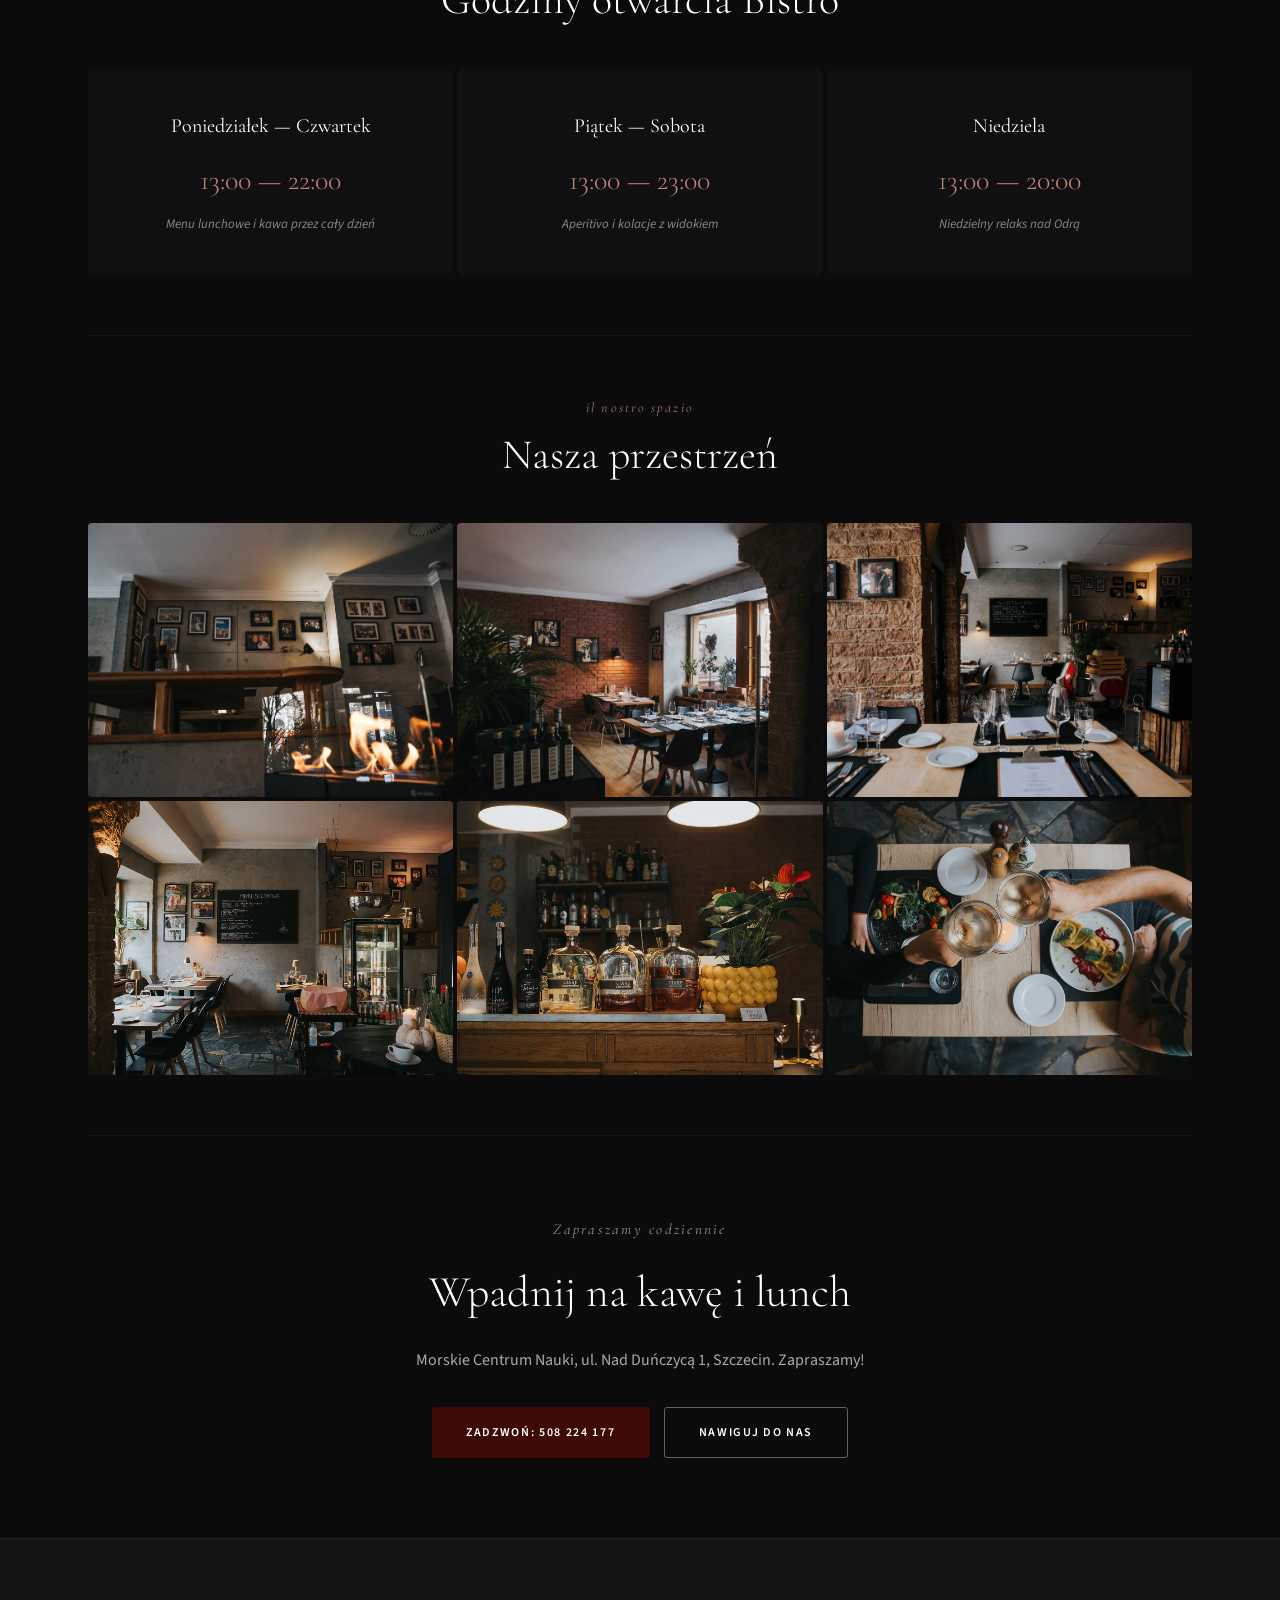
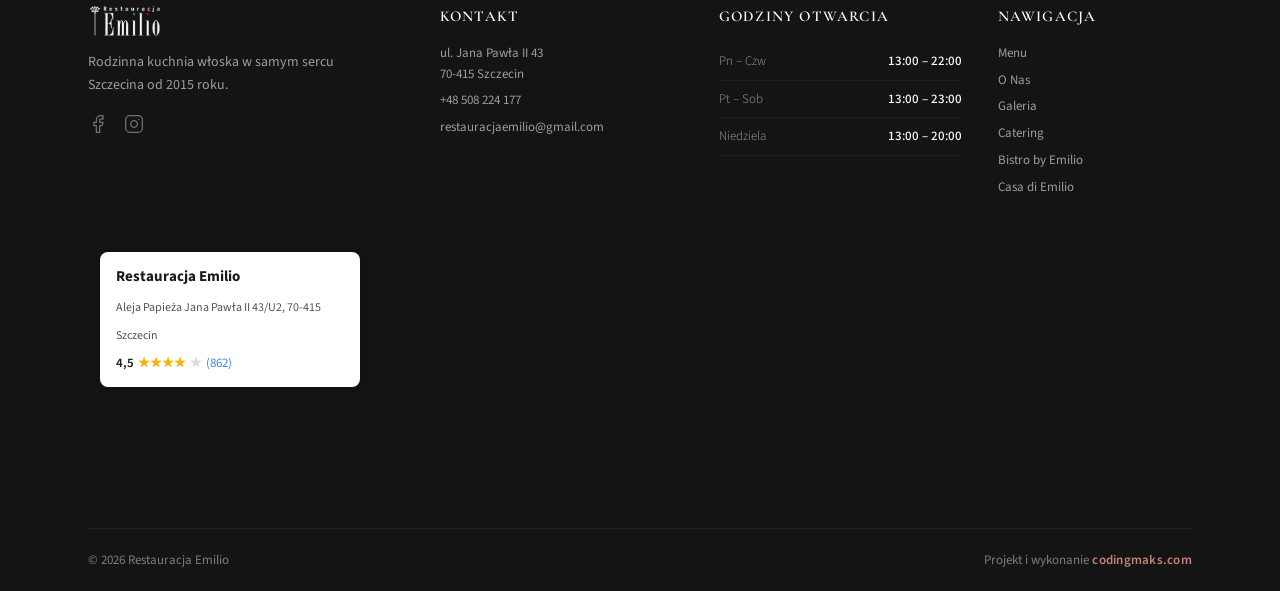
<file: pages/bistro.html>
<!DOCTYPE html>
<html lang="pl">

<head>
  <meta charset="UTF-8">
  <meta name="viewport" content="width=device-width, initial-scale=1.0">
  <title>Bistro by Emilio — Kuchnia Włoska Morskie Centrum Nauki Szczecin</title>
  <meta name="description" content="Bistro by Emilio w Morskim Centrum Nauki Szczecin. Włoskie śniadania, lunche, kawa, desery. Widok na Odrę. ul. Nad Duńczycą 1. Zapraszamy codziennie!">
  <meta name="keywords" content="bistro Szczecin, bistro włoskie Szczecin, Morskie Centrum Nauki Szczecin restauracja, lunch Szczecin, Emilio bistro">
  <meta name="robots" content="index, follow">
  <meta name="author" content="Restauracja Emilio">
  <link rel="canonical" href="https://emiliorestauracja.com/bistrobyemilio">
  <meta property="og:title" content="Bistro by Emilio — Kuchnia Włoska Morskie Centrum Nauki Szczecin">
  <meta property="og:description" content="Bistro by Emilio w Morskim Centrum Nauki Szczecin. Włoskie śniadania, lunche, kawa, desery. Widok na Odrę. ul. Nad Duńczycą 1. Zapraszamy codziennie!">
  <meta property="og:image" content="https://emiliorestauracja.com/images/emilio-og-image.jpg">
  <meta property="og:image:width" content="1200">
  <meta property="og:image:height" content="630">
  <meta property="og:image:type" content="image/jpeg">
  <meta property="og:image:alt" content="Restauracja Emilio Szczecin – Włoska Kuchnia">
  <meta name="twitter:card" content="summary_large_image">
  <meta name="twitter:image" content="https://emiliorestauracja.com/images/emilio-og-image.jpg">
  <meta property="og:type" content="website">
  <meta property="og:locale" content="pl_PL">
  <link rel="icon" type="image/png" href="../images/logo-white.png">
  <link rel="preconnect" href="https://fonts.googleapis.com">
  <link rel="preconnect" href="https://fonts.gstatic.com" crossorigin>
  <link href="https://fonts.googleapis.com/css2?family=Source+Sans+Pro:ital,wght@0,200;0,300;0,400;0,600;0,700;0,900;1,200;1,300;1,400&family=Cormorant+Garamond:ital,wght@0,300;0,400;0,500;0,600;0,700;1,300;1,400;1,500&display=swap" rel="stylesheet">
  <link rel="stylesheet" href="../assets/style.css">
  <link rel="stylesheet" href="../assets/subpage.css">
</head>

<body>

  <!-- NAV -->
  <nav class="nav is-scrolled" id="nav">
    <div class="nav__inner">
      <a href="../index.html" class="nav__logo"><img src="../images/logo-white.png" alt="Restauracja Emilio Szczecin — kuchnia włoska"></a>
      <button class="nav__burger" id="burger" aria-label="Menu"><span></span><span></span></button>
      <div class="nav__menu" id="navMenu">
        <a href="menu.html">Menu</a>
        <a href="../index.html#onas">O Nas</a>
        <a href="galeria.html">Galeria</a>
        <a href="catering.html">Catering</a>
        <a href="bistro.html">Bistro</a>
        <a href="casa.html">Casa di Emilio</a>
        <a href="../index.html#kontakt">Kontakt</a>
        <a href="../index.html#rezerwacja" class="nav__cta">Rezerwacja</a>
      </div>
    </div>
  </nav>

  <!-- HERO -->
  <header class="sub-hero">
    <div class="sub-hero__bg"><img src="../images/emilio-30.jpg" alt="Bistro by Emilio — wnętrze restauracji przy Odrze"></div>
    <div class="sub-hero__fade"></div>
    <div class="sub-hero__body">
      <p class="sub-hero__kicker">la cucina di ogni giorno</p>
      <h1 class="sub-hero__title">Bistro by Emilio</h1>
      <p class="sub-hero__sub">Włoskie smaki nad Odrą</p>
    </div>
  </header>

  <!-- CONTENT -->
  <main class="sub-main">
    <div class="wrap">

      <!-- INTRO -->
      <section class="content-block content-block--split">
        <div class="content-block__img">
          <img src="../images/emilio-16.jpg" alt="Bistro by Emilio" loading="lazy">
        </div>
        <div class="content-block__text">
          <span class="content-block__kicker">il nostro bistro</span>
          <h2 class="content-block__title">Smak Włoch na co dzień</h2>
          <p>Bistro by Emilio to odpowiedź na potrzebę codziennego kontaktu z autentyczną kuchnią włoską. To miejsce, gdzie jakość restauracyjnych dań spotyka się z szybkością i wygodą bistro.</p>
          <p>Znajdziesz nas w Morskim Centrum Nauki przy ul. Nad Duńczycą 1 — idealnie na lunch z widokiem na Odrę lub romantyczną kolację przy lampce włoskiego wina.</p>
        </div>
      </section>

      <!-- PHOTO BREAK -->
      <div class="content-photo">
        <img src="../images/emilio-30.jpg" alt="Wnętrze bistro">
        <div class="content-photo__fade"></div>
        <p class="content-photo__quote">"Il caffè è un abbraccio in una tazza"</p>
      </div>

      <!-- CO OFERUJEMY -->
      <section class="content-block">
        <div class="content-block__center">
          <span class="content-block__kicker">cosa offriamo</span>
          <h2 class="content-block__title">Co znajdziesz w Bistro</h2>
        </div>
        <div class="feature-grid">
          <div class="feature-card">
            <div class="feature-card__icon"><svg xmlns="http://www.w3.org/2000/svg" width="32" height="32" viewBox="0 0 24 24" fill="none" stroke="currentColor" stroke-width="1.5" stroke-linecap="round" stroke-linejoin="round"><circle cx="12" cy="12" r="10"/><path d="M12 6v6l4 2"/></svg></div>
            <h3 class="feature-card__title">Śniadania</h3>
            <p class="feature-card__desc">Włoskie śniadania od rana — jajka, focaccia, parma, świeże croissanty i aromatyczna kawa na dobry start dnia.</p>
          </div>
          <div class="feature-card">
            <div class="feature-card__icon"><svg xmlns="http://www.w3.org/2000/svg" width="32" height="32" viewBox="0 0 24 24" fill="none" stroke="currentColor" stroke-width="1.5" stroke-linecap="round" stroke-linejoin="round"><path d="M3 17h18"/><path d="M12 3c-3 0-6 2-6 7h12c0-5-3-7-6-7z"/><path d="M5 17v2a2 2 0 0 0 2 2h10a2 2 0 0 0 2-2v-2"/></svg></div>
            <h3 class="feature-card__title">Lunche</h3>
            <p class="feature-card__desc">Codziennie zmienne menu lunchowe — zupy dnia, pasty, risotto i lekkie dania przygotowane ze świeżych składników.</p>
          </div>
          <div class="feature-card">
            <div class="feature-card__icon"><svg xmlns="http://www.w3.org/2000/svg" width="32" height="32" viewBox="0 0 24 24" fill="none" stroke="currentColor" stroke-width="1.5" stroke-linecap="round" stroke-linejoin="round"><path d="M17 8h1a4 4 0 1 1 0 8h-1"/><path d="M3 8h14v9a4 4 0 0 1-4 4H7a4 4 0 0 1-4-4V8z"/><line x1="6" y1="2" x2="6" y2="4"/><line x1="10" y1="2" x2="10" y2="4"/><line x1="14" y1="2" x2="14" y2="4"/></svg></div>
            <h3 class="feature-card__title">Kawa i napoje</h3>
            <p class="feature-card__desc">Espresso, cappuccino, latte macchiato — prawdziwa włoska kawa plus lemoniady, smoothie i napoje na zimno.</p>
          </div>
          <div class="feature-card">
            <div class="feature-card__icon"><svg xmlns="http://www.w3.org/2000/svg" width="32" height="32" viewBox="0 0 24 24" fill="none" stroke="currentColor" stroke-width="1.5" stroke-linecap="round" stroke-linejoin="round"><path d="M12 2a3 3 0 0 0-3 3v1a3 3 0 0 0 6 0V5a3 3 0 0 0-3-3Z"/><path d="M6.5 14h11"/><path d="M15.5 14l1 7H7.5l1-7"/><path d="M9 10h6"/></svg></div>
            <h3 class="feature-card__title">Domowe desery</h3>
            <p class="feature-card__desc">Tiramisu, panna cotta, ciasta domowe i deser dnia — słodki akcent po każdym posiłku.</p>
          </div>
          <div class="feature-card">
            <div class="feature-card__icon"><svg xmlns="http://www.w3.org/2000/svg" width="32" height="32" viewBox="0 0 24 24" fill="none" stroke="currentColor" stroke-width="1.5" stroke-linecap="round" stroke-linejoin="round"><path d="M15.5 2H12a2 2 0 0 0-2 2v16a2 2 0 0 0 2 2h3.5"/><path d="M18 14h-6"/><path d="M18 18h-6"/><path d="M18 10h-6"/></svg></div>
            <h3 class="feature-card__title">Panini i przekąski</h3>
            <p class="feature-card__desc">Świeże panini z włoskimi wędlinami i serami, bruschetta, focaccia i lekkie przekąski na wynos.</p>
          </div>
          <div class="feature-card">
            <div class="feature-card__icon"><svg xmlns="http://www.w3.org/2000/svg" width="32" height="32" viewBox="0 0 24 24" fill="none" stroke="currentColor" stroke-width="1.5" stroke-linecap="round" stroke-linejoin="round"><path d="M8 22h8"/><path d="M7 10h10"/><path d="M12 15v7"/><path d="M12 15a5 5 0 0 0 5-5c0-2-.5-4-2-8H9c-1.5 4-2 6-2 8a5 5 0 0 0 5 5z"/></svg></div>
            <h3 class="feature-card__title">Wina i aperitivo</h3>
            <p class="feature-card__desc">Wina kieliszkowe, prosecco, Aperol Spritz i inne klasyki włoskiego aperitivo na relaks nad Odrą.</p>
          </div>
        </div>
      </section>

      <!-- LOKALIZACJA -->
      <section class="content-block content-block--split content-block--reverse">
        <div class="content-block__img">
          <img src="../images/emilio-33.jpg" alt="Morskie Centrum Nauki" loading="lazy">
        </div>
        <div class="content-block__text">
          <span class="content-block__kicker">dove siamo</span>
          <h2 class="content-block__title">Morskie Centrum Nauki</h2>
          <p>Bistro by Emilio mieści się w jednym z najpiękniejszych miejsc Szczecina — w Morskim Centrum Nauki przy ul. Nad Duńczycą 1. Widok na Odrę, nowoczesna przestrzeń i włoska gościnność w jednym miejscu.</p>
          <p>Idealne na przerwę podczas zwiedzania Centrum, spotkanie ze znajomymi lub romantyczną kolację z widokiem na zachód słońca.</p>
          <div style="margin-top:20px">
            <a href="https://maps.google.com/?q=Nad+Duńczycą+1+Szczecin" target="_blank" rel="noopener" class="btn btn--ghost">Zobacz na mapie</a>
          </div>
        </div>
      </section>

      <!-- PHOTO BREAK 2 -->
      <div class="content-photo">
        <img src="../images/emilio-36.jpg" alt="Bistro jedzenie">
        <div class="content-photo__fade"></div>
        <p class="content-photo__quote">"Mangiare bene, vivere meglio"</p>
      </div>

      <!-- GODZINY -->
      <section class="content-block">
        <div class="content-block__center">
          <span class="content-block__kicker">orari di apertura</span>
          <h2 class="content-block__title">Godziny otwarcia Bistro</h2>
        </div>
        <div class="hours-grid">
          <div class="hours-card">
            <h3 class="hours-card__day">Poniedziałek — Czwartek</h3>
            <p class="hours-card__time">13:00 — 22:00</p>
            <p class="hours-card__note">Menu lunchowe i kawa przez cały dzień</p>
          </div>
          <div class="hours-card">
            <h3 class="hours-card__day">Piątek — Sobota</h3>
            <p class="hours-card__time">13:00 — 23:00</p>
            <p class="hours-card__note">Aperitivo i kolacje z widokiem</p>
          </div>
          <div class="hours-card">
            <h3 class="hours-card__day">Niedziela</h3>
            <p class="hours-card__time">13:00 — 20:00</p>
            <p class="hours-card__note">Niedzielny relaks nad Odrą</p>
          </div>
        </div>
      </section>

      <!-- GALERIA BISTRO -->
      <section class="content-block">
        <div class="content-block__center">
          <span class="content-block__kicker">il nostro spazio</span>
          <h2 class="content-block__title">Nasza przestrzeń</h2>
        </div>
        <div class="catering-gallery">
          <div class="catering-gallery__item"><img src="../images/emilio-17.jpg" alt="Bistro by Emilio — Morskie Centrum Nauki Szczecin" loading="lazy"></div>
          <div class="catering-gallery__item"><img src="../images/emilio-18.jpg" alt="Bistro by Emilio — Morskie Centrum Nauki Szczecin" loading="lazy"></div>
          <div class="catering-gallery__item"><img src="../images/emilio-19.jpg" alt="Bistro by Emilio — Morskie Centrum Nauki Szczecin" loading="lazy"></div>
          <div class="catering-gallery__item"><img src="../images/hash-03.jpg" alt="Bistro by Emilio — Morskie Centrum Nauki Szczecin" loading="lazy"></div>
          <div class="catering-gallery__item"><img src="../images/hash-04.jpg" alt="Bistro by Emilio — Morskie Centrum Nauki Szczecin" loading="lazy"></div>
          <div class="catering-gallery__item"><img src="../images/hash-05.jpg" alt="Bistro by Emilio — Morskie Centrum Nauki Szczecin" loading="lazy"></div>
        </div>
      </section>

      <!-- CTA -->
      <section class="content-cta">
        <p class="content-cta__tag">Zapraszamy codziennie</p>
        <h2 class="content-cta__title">Wpadnij na kawę i lunch</h2>
        <p class="content-cta__desc">Morskie Centrum Nauki, ul. Nad Duńczycą 1, Szczecin. Zapraszamy!</p>
        <div class="content-cta__btns">
          <a href="tel:+48508224177" class="btn">Zadzwoń: 508 224 177</a>
          <a href="https://maps.google.com/?q=Nad+Duńczycą+1+Szczecin" target="_blank" rel="noopener" class="btn btn--ghost">Nawiguj do nas</a>
        </div>
      </section>

    </div>
  </main>

<!-- FOOTER -->
  <footer class="foot">
    <div class="wrap">
      <div class="foot__top">
        <div class="foot__brand">
          <img src="../images/logo-white.png" alt="Restauracja Emilio Szczecin — kuchnia włoska" class="foot__logo">
          <p>Rodzinna kuchnia włoska w samym sercu Szczecina od 2015 roku.</p>
          <div class="foot__social">
            <a href="https://www.facebook.com/emiliorestauracja" target="_blank" rel="noopener" aria-label="Facebook"><svg width="20" height="20" viewBox="0 0 24 24" fill="none" stroke="currentColor" stroke-width="1.5" stroke-linecap="round" stroke-linejoin="round"><path d="M18 2h-3a5 5 0 0 0-5 5v3H7v4h3v8h4v-8h3l1-4h-4V7a1 1 0 0 1 1-1h3z"/></svg></a>
            <a href="https://www.instagram.com/restauracjaemilio/" target="_blank" rel="noopener" aria-label="Instagram"><svg width="20" height="20" viewBox="0 0 24 24" fill="none" stroke="currentColor" stroke-width="1.5" stroke-linecap="round" stroke-linejoin="round"><rect x="2" y="2" width="20" height="20" rx="5" ry="5"/><path d="M16 11.37A4 4 0 1 1 12.63 8 4 4 0 0 1 16 11.37z"/><line x1="17.5" y1="6.5" x2="17.51" y2="6.5"/></svg></a>
          </div>
        </div>
        <div class="foot__col">
          <h4>Kontakt</h4>
          <p>ul. Jana Pawła II 43<br>70-415 Szczecin</p>
          <p><a href="tel:+48508224177">+48 508 224 177</a></p>
          <p><a href="mailto:restauracjaemilio@gmail.com">restauracjaemilio@gmail.com</a></p>
        </div>
        <div class="foot__col">
          <h4>Godziny otwarcia</h4>
          <dl class="hours">
            <div><dt>Pn – Czw</dt><dd>13:00 – 22:00</dd></div>
            <div><dt>Pt – Sob</dt><dd>13:00 – 23:00</dd></div>
            <div><dt>Niedziela</dt><dd>13:00 – 20:00</dd></div>
          </dl>
        </div>
        <div class="foot__col">
          <h4>Nawigacja</h4>
          <ul>
            <li><a href="menu.html">Menu</a></li>
            <li><a href="../index.html#onas">O Nas</a></li>
            <li><a href="galeria.html">Galeria</a></li>
            <li><a href="catering.html">Catering</a></li>
            <li><a href="bistro.html">Bistro by Emilio</a></li>
            <li><a href="casa.html">Casa di Emilio</a></li>
          </ul>
        </div>
      </div>
      <div class="foot__map" style="position:relative">
        <iframe
          src="https://maps.google.com/maps?q=Restauracja+Emilio+Szczecin&t=m&z=16&output=embed&iwloc=near"
          width="100%" height="300" style="border:0" allowfullscreen loading="lazy"
          referrerpolicy="no-referrer-when-downgrade" title="Restauracja Emilio na Google Maps"></iframe>
        <a href="https://www.google.com/maps/place/Restauracja+Emilio/@53.4318629,14.5485802,17z" target="_blank" rel="noopener" class="map-card" style="position:absolute;top:12px;left:12px;background:#fff;padding:12px 16px;border-radius:8px;box-shadow:0 2px 12px rgba(0,0,0,.25);text-decoration:none;z-index:5;max-width:260px">
          <strong style="display:block;font-size:15px;color:#1a1a1a;margin-bottom:2px;font-family:var(--ff-body)">Restauracja Emilio</strong>
          <span style="font-size:12px;color:#555;font-family:var(--ff-body)">Aleja Papieża Jana Pawła II 43/U2, 70-415 Szczecin</span>
          <span style="display:flex;align-items:center;gap:4px;margin-top:4px;font-size:13px;color:#1a1a1a;font-family:var(--ff-body);font-weight:600">4,5 <span style="color:#f4b400">★★★★</span><span style="color:#dadce0">★</span> <span style="font-weight:400;color:#4285f4">(862)</span></span>
        </a>
      </div>
      <div class="foot__bot">
        <span>© 2026 Restauracja Emilio</span>
        <span>Projekt i wykonanie <a href="https://codingmaks.com/" target="_blank" rel="noopener">codingmaks.com</a></span>
      </div>
    </div>
  </footer>

  <script src="../assets/script.js"></script>
</body>

</html>
</file>
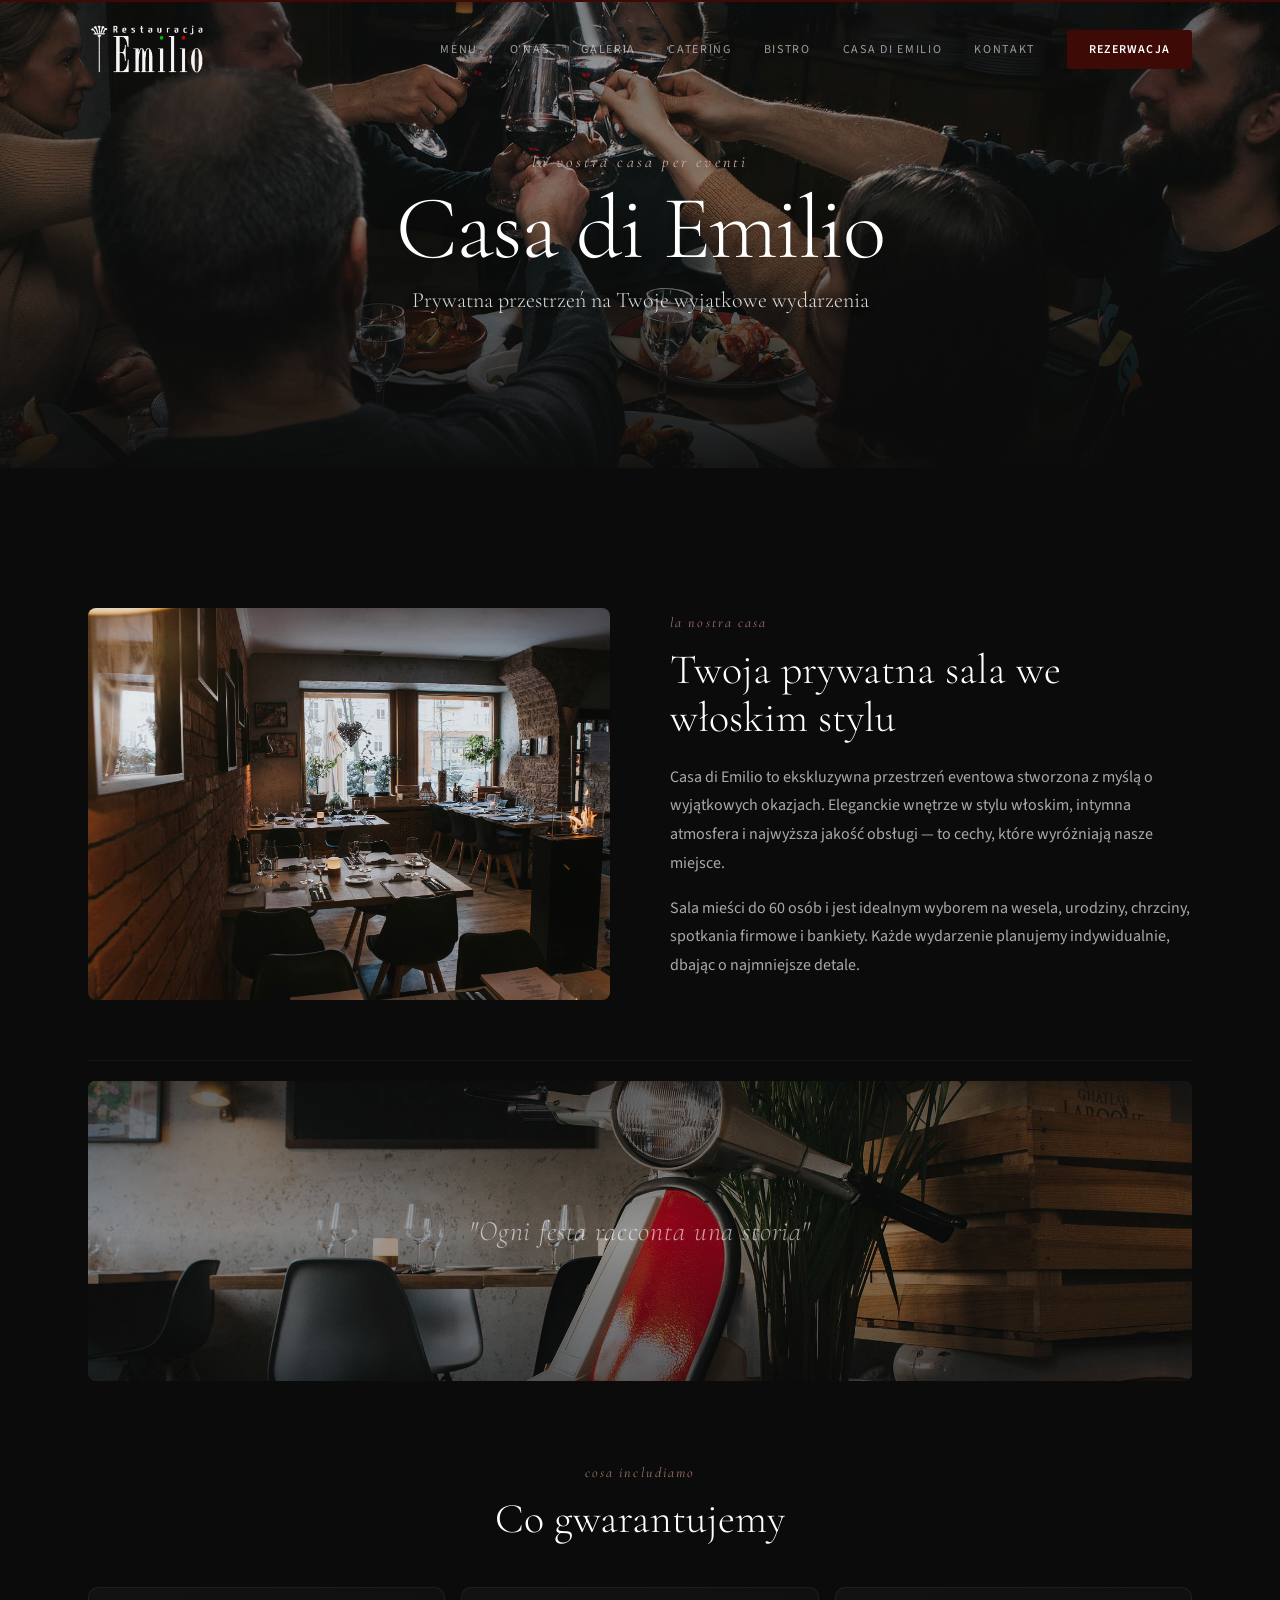
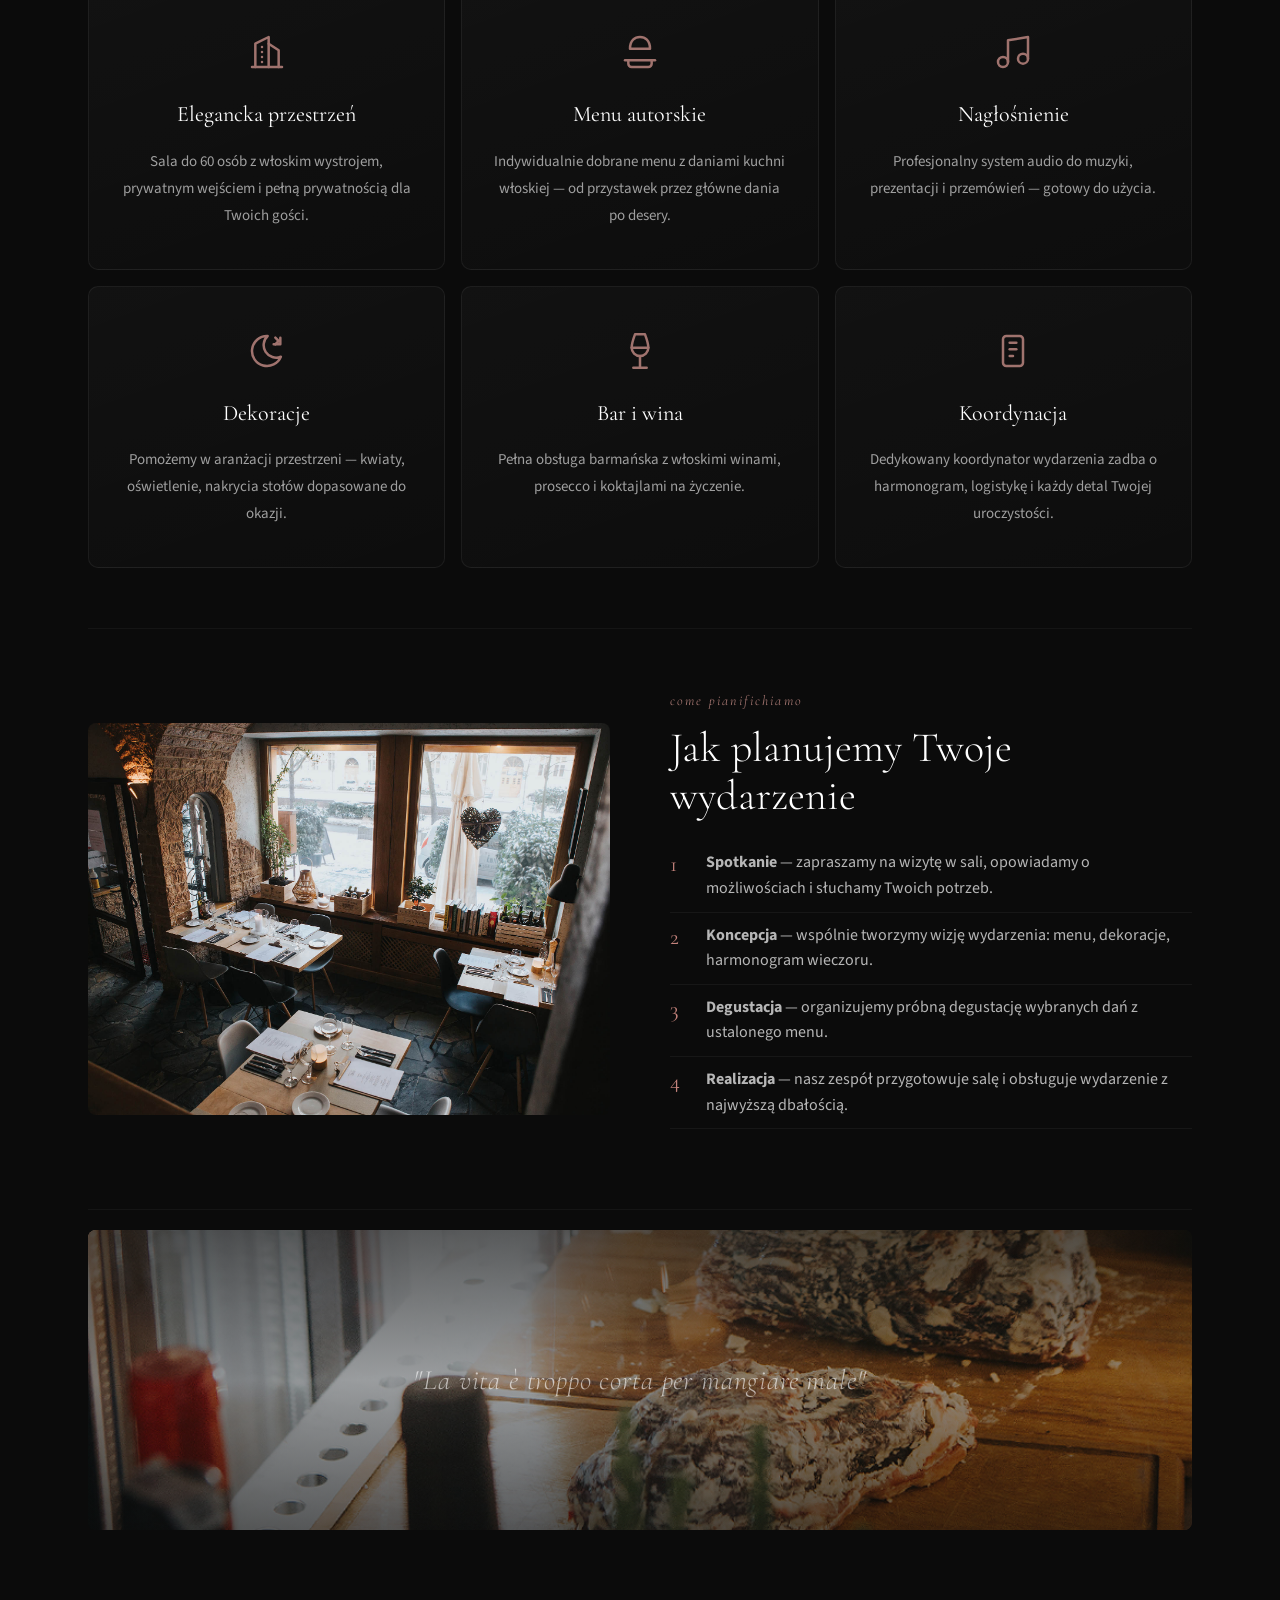
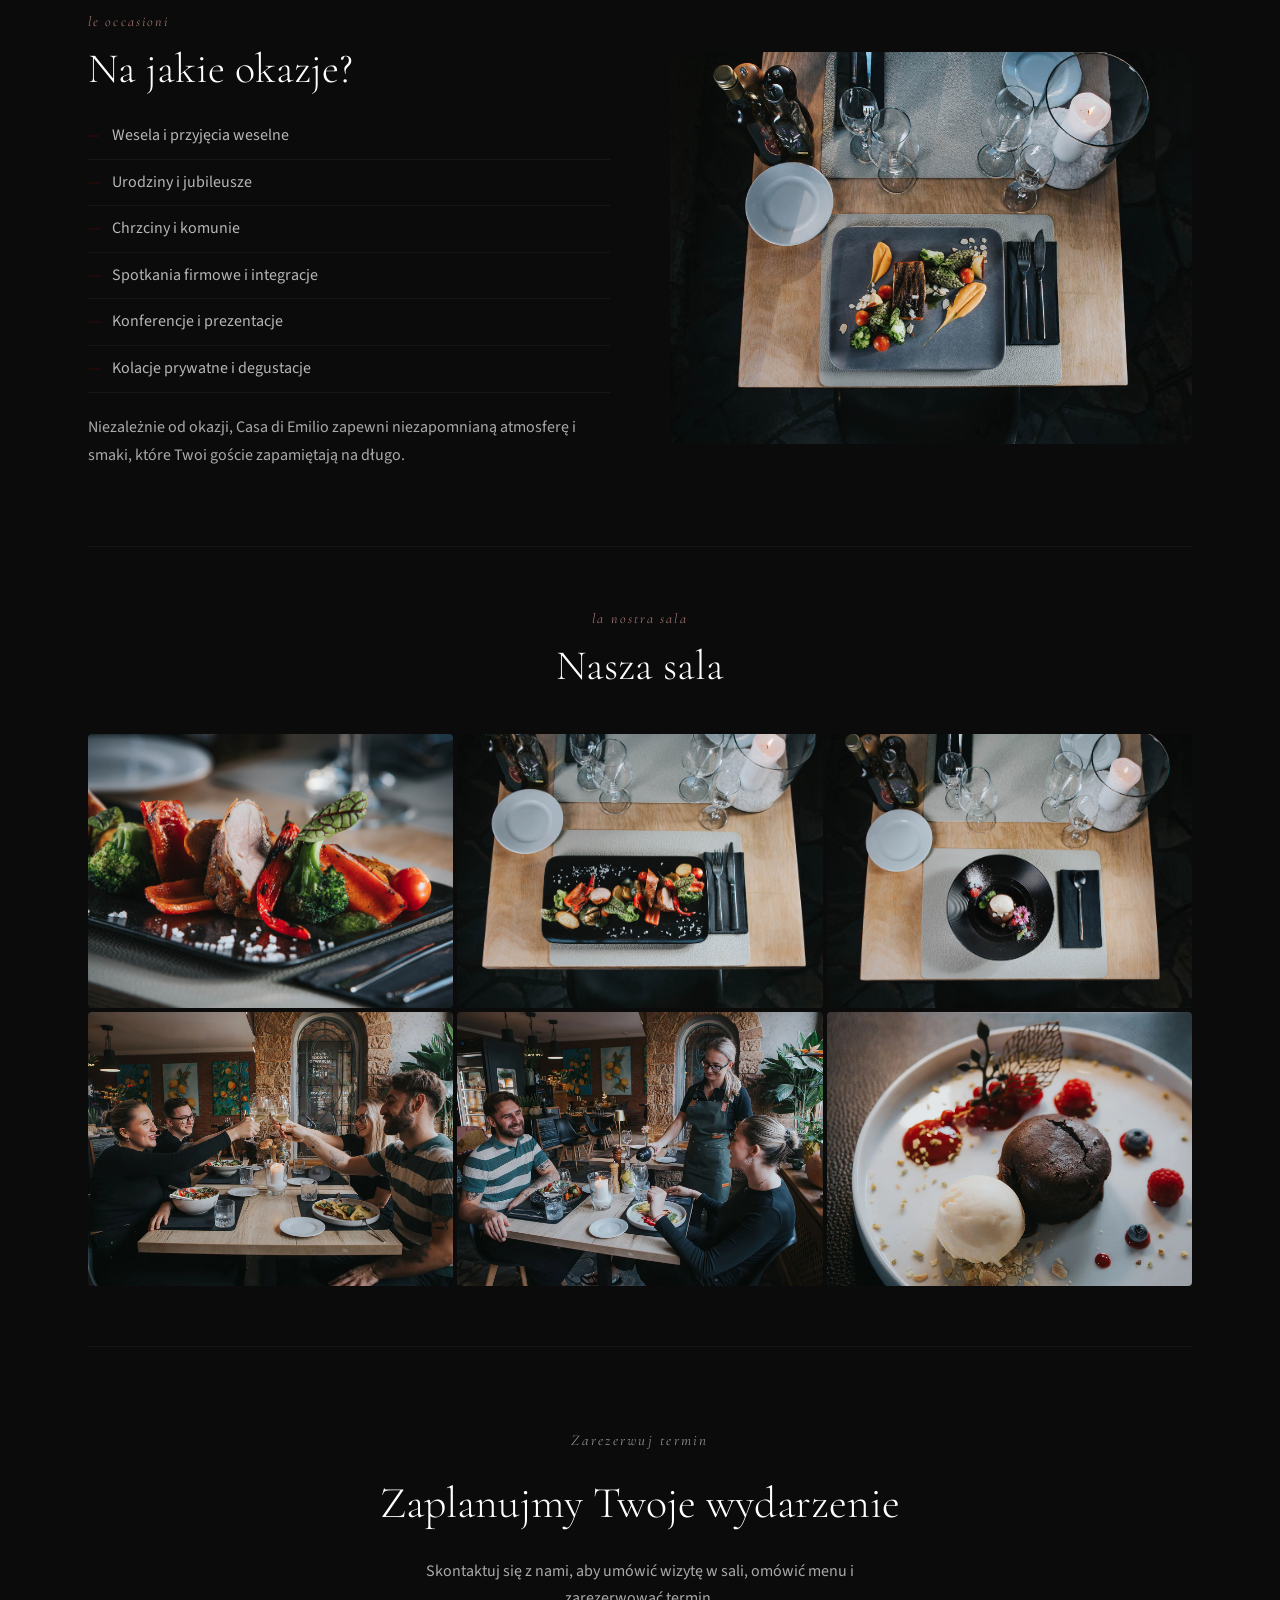
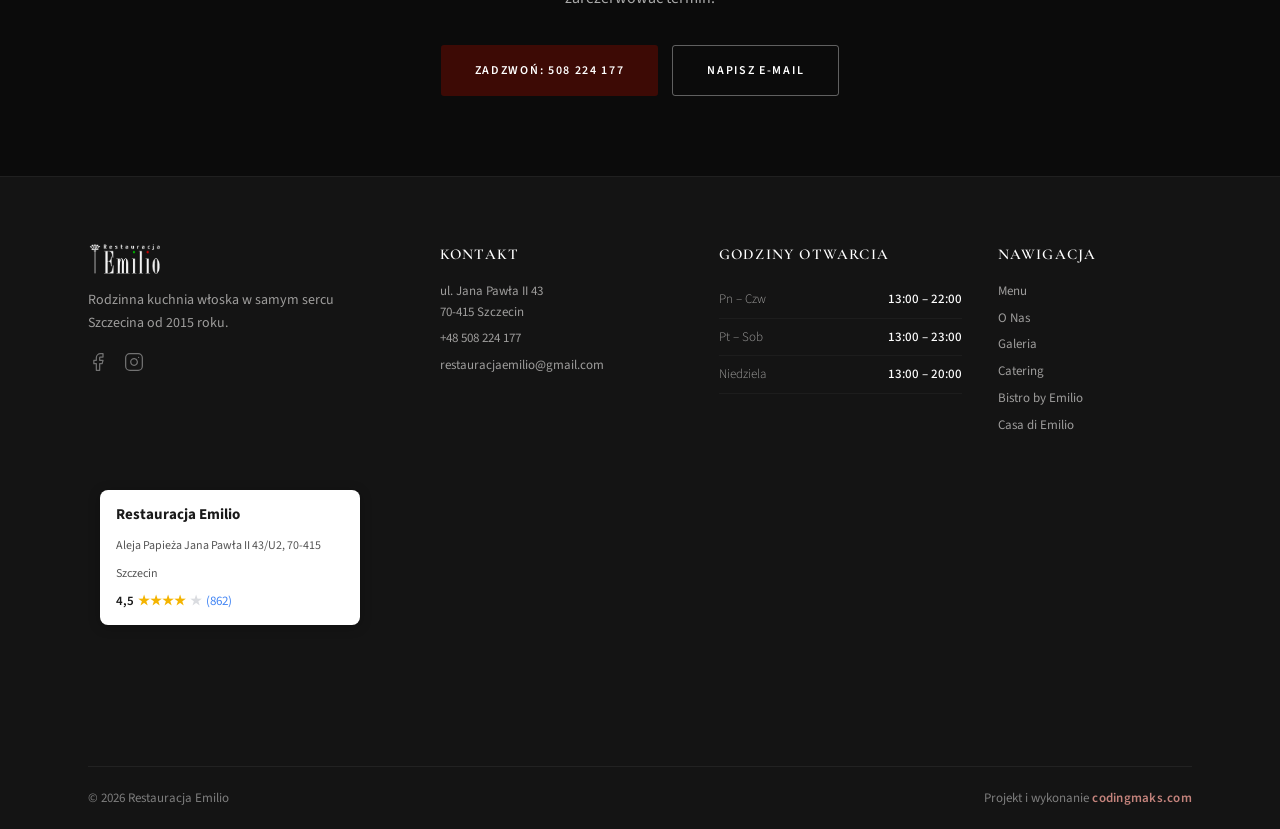
<file: pages/casa.html>
<!DOCTYPE html>
<html lang="pl">

<head>
  <meta charset="UTF-8">
  <meta name="viewport" content="width=device-width, initial-scale=1.0">
  <title>Casa di Emilio — Sala Eventowa Szczecin | Wesela, Urodziny, Eventy</title>
  <meta name="description" content="Casa di Emilio — elegancka sala na eventy w Szczecinie do 60 osób. Wesela, urodziny, spotkania firmowe w włoskim stylu. Menu autorskie, nagłośnienie. Tel: 508 224 177.">
  <meta name="keywords" content="sala eventowa Szczecin, wynajem sali Szczecin, wesele Szczecin, sala na urodziny Szczecin, Casa di Emilio">
  <meta name="robots" content="index, follow">
  <meta name="author" content="Restauracja Emilio">
  <link rel="canonical" href="https://emiliorestauracja.com/casadiemilio">
  <meta property="og:title" content="Casa di Emilio — Sala Eventowa Szczecin | Wesela, Urodziny, Eventy">
  <meta property="og:description" content="Casa di Emilio — elegancka sala na eventy w Szczecinie do 60 osób. Wesela, urodziny, spotkania firmowe w włoskim stylu. Menu autorskie, nagłośnienie. Tel: 508 224 177.">
  <meta property="og:image" content="https://emiliorestauracja.com/images/emilio-og-image.jpg">
  <meta property="og:image:width" content="1200">
  <meta property="og:image:height" content="630">
  <meta property="og:image:type" content="image/jpeg">
  <meta property="og:image:alt" content="Restauracja Emilio Szczecin – Włoska Kuchnia">
  <meta name="twitter:card" content="summary_large_image">
  <meta name="twitter:image" content="https://emiliorestauracja.com/images/emilio-og-image.jpg">
  <meta property="og:type" content="website">
  <meta property="og:locale" content="pl_PL">
  <link rel="icon" type="image/png" href="../images/logo-white.png">
  <link rel="preconnect" href="https://fonts.googleapis.com">
  <link rel="preconnect" href="https://fonts.gstatic.com" crossorigin>
  <link href="https://fonts.googleapis.com/css2?family=Source+Sans+Pro:ital,wght@0,200;0,300;0,400;0,600;0,700;0,900;1,200;1,300;1,400&family=Cormorant+Garamond:ital,wght@0,300;0,400;0,500;0,600;0,700;1,300;1,400;1,500&display=swap" rel="stylesheet">
  <link rel="stylesheet" href="../assets/style.css">
  <link rel="stylesheet" href="../assets/subpage.css">
</head>

<body>

  <!-- NAV -->
  <nav class="nav is-scrolled" id="nav">
    <div class="nav__inner">
      <a href="../index.html" class="nav__logo"><img src="../images/logo-white.png" alt="Restauracja Emilio Szczecin — kuchnia włoska"></a>
      <button class="nav__burger" id="burger" aria-label="Menu"><span></span><span></span></button>
      <div class="nav__menu" id="navMenu">
        <a href="menu.html">Menu</a>
        <a href="../index.html#onas">O Nas</a>
        <a href="galeria.html">Galeria</a>
        <a href="catering.html">Catering</a>
        <a href="bistro.html">Bistro</a>
        <a href="casa.html">Casa di Emilio</a>
        <a href="../index.html#kontakt">Kontakt</a>
        <a href="../index.html#rezerwacja" class="nav__cta">Rezerwacja</a>
      </div>
    </div>
  </nav>

  <!-- HERO -->
  <header class="sub-hero">
    <div class="sub-hero__bg"><img src="../images/casa-hero.jpg" alt="Casa di Emilio — elegancka sala eventowa Szczecin"></div>
    <div class="sub-hero__fade"></div>
    <div class="sub-hero__body">
      <p class="sub-hero__kicker">la vostra casa per eventi</p>
      <h1 class="sub-hero__title">Casa di Emilio</h1>
      <p class="sub-hero__sub">Prywatna przestrzeń na Twoje wyjątkowe wydarzenia</p>
    </div>
  </header>

  <!-- CONTENT -->
  <main class="sub-main">
    <div class="wrap">

      <!-- INTRO -->
      <section class="content-block content-block--split">
        <div class="content-block__img">
          <img src="../images/emilio-20.jpg" alt="Casa di Emilio wnętrze" loading="lazy">
        </div>
        <div class="content-block__text">
          <span class="content-block__kicker">la nostra casa</span>
          <h2 class="content-block__title">Twoja prywatna sala we włoskim stylu</h2>
          <p>Casa di Emilio to ekskluzywna przestrzeń eventowa stworzona z myślą o wyjątkowych okazjach. Eleganckie wnętrze w stylu włoskim, intymna atmosfera i najwyższa jakość obsługi — to cechy, które wyróżniają nasze miejsce.</p>
          <p>Sala mieści do 60 osób i jest idealnym wyborem na wesela, urodziny, chrzciny, spotkania firmowe i bankiety. Każde wydarzenie planujemy indywidualnie, dbając o najmniejsze detale.</p>
        </div>
      </section>

      <!-- PHOTO BREAK -->
      <div class="content-photo">
        <img src="../images/emilio-21.jpg" alt="Casa di Emilio eventy">
        <div class="content-photo__fade"></div>
        <p class="content-photo__quote">"Ogni festa racconta una storia"</p>
      </div>

      <!-- CO GWARANTUJEMY -->
      <section class="content-block">
        <div class="content-block__center">
          <span class="content-block__kicker">cosa includiamo</span>
          <h2 class="content-block__title">Co gwarantujemy</h2>
        </div>
        <div class="feature-grid">
          <div class="feature-card">
            <div class="feature-card__icon"><svg xmlns="http://www.w3.org/2000/svg" width="32" height="32" viewBox="0 0 24 24" fill="none" stroke="currentColor" stroke-width="1.5" stroke-linecap="round" stroke-linejoin="round"><path d="M3 21h18"/><path d="M5 21V7l8-4v18"/><path d="M19 21V11l-6-4"/><path d="M9 9v.01"/><path d="M9 12v.01"/><path d="M9 15v.01"/><path d="M9 18v.01"/></svg></div>
            <h3 class="feature-card__title">Elegancka przestrzeń</h3>
            <p class="feature-card__desc">Sala do 60 osób z włoskim wystrojem, prywatnym wejściem i pełną prywatnością dla Twoich gości.</p>
          </div>
          <div class="feature-card">
            <div class="feature-card__icon"><svg xmlns="http://www.w3.org/2000/svg" width="32" height="32" viewBox="0 0 24 24" fill="none" stroke="currentColor" stroke-width="1.5" stroke-linecap="round" stroke-linejoin="round"><path d="M3 17h18"/><path d="M12 3c-3 0-6 2-6 7h12c0-5-3-7-6-7z"/><path d="M5 17v2a2 2 0 0 0 2 2h10a2 2 0 0 0 2-2v-2"/></svg></div>
            <h3 class="feature-card__title">Menu autorskie</h3>
            <p class="feature-card__desc">Indywidualnie dobrane menu z daniami kuchni włoskiej — od przystawek przez główne dania po desery.</p>
          </div>
          <div class="feature-card">
            <div class="feature-card__icon"><svg xmlns="http://www.w3.org/2000/svg" width="32" height="32" viewBox="0 0 24 24" fill="none" stroke="currentColor" stroke-width="1.5" stroke-linecap="round" stroke-linejoin="round"><path d="M9 18V5l12-2v13"/><circle cx="6" cy="18" r="3"/><circle cx="18" cy="16" r="3"/></svg></div>
            <h3 class="feature-card__title">Nagłośnienie</h3>
            <p class="feature-card__desc">Profesjonalny system audio do muzyki, prezentacji i przemówień — gotowy do użycia.</p>
          </div>
          <div class="feature-card">
            <div class="feature-card__icon"><svg xmlns="http://www.w3.org/2000/svg" width="32" height="32" viewBox="0 0 24 24" fill="none" stroke="currentColor" stroke-width="1.5" stroke-linecap="round" stroke-linejoin="round"><path d="M12 3c.132 0 .263 0 .393 0a7.5 7.5 0 0 0 7.92 12.446A9 9 0 1 1 12 3z"/><path d="m17 4 2 2-2 2"/><path d="M20 4v4h-4"/></svg></div>
            <h3 class="feature-card__title">Dekoracje</h3>
            <p class="feature-card__desc">Pomożemy w aranżacji przestrzeni — kwiaty, oświetlenie, nakrycia stołów dopasowane do okazji.</p>
          </div>
          <div class="feature-card">
            <div class="feature-card__icon"><svg xmlns="http://www.w3.org/2000/svg" width="32" height="32" viewBox="0 0 24 24" fill="none" stroke="currentColor" stroke-width="1.5" stroke-linecap="round" stroke-linejoin="round"><path d="M8 22h8"/><path d="M7 10h10"/><path d="M12 15v7"/><path d="M12 15a5 5 0 0 0 5-5c0-2-.5-4-2-8H9c-1.5 4-2 6-2 8a5 5 0 0 0 5 5z"/></svg></div>
            <h3 class="feature-card__title">Bar i wina</h3>
            <p class="feature-card__desc">Pełna obsługa barmańska z włoskimi winami, prosecco i koktajlami na życzenie.</p>
          </div>
          <div class="feature-card">
            <div class="feature-card__icon"><svg xmlns="http://www.w3.org/2000/svg" width="32" height="32" viewBox="0 0 24 24" fill="none" stroke="currentColor" stroke-width="1.5" stroke-linecap="round" stroke-linejoin="round"><path d="M16 3H8a2 2 0 0 0-2 2v14a2 2 0 0 0 2 2h8a2 2 0 0 0 2-2V5a2 2 0 0 0-2-2z"/><path d="M10 7h4"/><path d="M10 11h4"/><path d="M10 15h2"/></svg></div>
            <h3 class="feature-card__title">Koordynacja</h3>
            <p class="feature-card__desc">Dedykowany koordynator wydarzenia zadba o harmonogram, logistykę i każdy detal Twojej uroczystości.</p>
          </div>
        </div>
      </section>

      <!-- JAK PLANUJEMY -->
      <section class="content-block content-block--split">
        <div class="content-block__img">
          <img src="../images/emilio-22.jpg" alt="Planowanie eventu" loading="lazy">
        </div>
        <div class="content-block__text">
          <span class="content-block__kicker">come pianifichiamo</span>
          <h2 class="content-block__title">Jak planujemy Twoje wydarzenie</h2>
          <ul class="content-list content-list--numbered">
            <li><strong>Spotkanie</strong> — zapraszamy na wizytę w sali, opowiadamy o możliwościach i słuchamy Twoich potrzeb.</li>
            <li><strong>Koncepcja</strong> — wspólnie tworzymy wizję wydarzenia: menu, dekoracje, harmonogram wieczoru.</li>
            <li><strong>Degustacja</strong> — organizujemy próbną degustację wybranych dań z ustalonego menu.</li>
            <li><strong>Realizacja</strong> — nasz zespół przygotowuje salę i obsługuje wydarzenie z najwyższą dbałością.</li>
          </ul>
        </div>
      </section>

      <!-- PHOTO BREAK 2 -->
      <div class="content-photo">
        <img src="../images/hash-08.jpg" alt="Event w Casa di Emilio">
        <div class="content-photo__fade"></div>
        <p class="content-photo__quote">"La vita è troppo corta per mangiare male"</p>
      </div>

      <!-- OKAZJE -->
      <section class="content-block content-block--split content-block--reverse">
        <div class="content-block__img">
          <img src="../images/emilio-31.jpg" alt="Sala eventowa" loading="lazy">
        </div>
        <div class="content-block__text">
          <span class="content-block__kicker">le occasioni</span>
          <h2 class="content-block__title">Na jakie okazje?</h2>
          <ul class="content-list">
            <li>Wesela i przyjęcia weselne</li>
            <li>Urodziny i jubileusze</li>
            <li>Chrzciny i komunie</li>
            <li>Spotkania firmowe i integracje</li>
            <li>Konferencje i prezentacje</li>
            <li>Kolacje prywatne i degustacje</li>
          </ul>
          <p>Niezależnie od okazji, Casa di Emilio zapewni niezapomnianą atmosferę i smaki, które Twoi goście zapamiętają na długo.</p>
        </div>
      </section>

      <!-- GALERIA SALI -->
      <section class="content-block">
        <div class="content-block__center">
          <span class="content-block__kicker">la nostra sala</span>
          <h2 class="content-block__title">Nasza sala</h2>
        </div>
        <div class="catering-gallery">
          <div class="catering-gallery__item"><img src="../images/emilio-34.jpg" alt="Casa di Emilio — sala eventowa Szczecin" loading="lazy"></div>
          <div class="catering-gallery__item"><img src="../images/emilio-35.jpg" alt="Casa di Emilio — sala eventowa Szczecin" loading="lazy"></div>
          <div class="catering-gallery__item"><img src="../images/emilio-37.jpg" alt="Casa di Emilio — sala eventowa Szczecin" loading="lazy"></div>
          <div class="catering-gallery__item"><img src="../images/hash-06.jpg" alt="Casa di Emilio — sala eventowa Szczecin" loading="lazy"></div>
          <div class="catering-gallery__item"><img src="../images/hash-07.jpg" alt="Casa di Emilio — sala eventowa Szczecin" loading="lazy"></div>
          <div class="catering-gallery__item"><img src="../images/hash-09.jpg" alt="Casa di Emilio — sala eventowa Szczecin" loading="lazy"></div>
        </div>
      </section>

      <!-- CTA -->
      <section class="content-cta">
        <p class="content-cta__tag">Zarezerwuj termin</p>
        <h2 class="content-cta__title">Zaplanujmy Twoje wydarzenie</h2>
        <p class="content-cta__desc">Skontaktuj się z nami, aby umówić wizytę w sali, omówić menu i zarezerwować termin.</p>
        <div class="content-cta__btns">
          <a href="tel:+48508224177" class="btn">Zadzwoń: 508 224 177</a>
          <a href="mailto:restauracjaemilio@gmail.com" class="btn btn--ghost">Napisz e-mail</a>
        </div>
      </section>

    </div>
  </main>

<!-- FOOTER -->
  <footer class="foot">
    <div class="wrap">
      <div class="foot__top">
        <div class="foot__brand">
          <img src="../images/logo-white.png" alt="Restauracja Emilio Szczecin — kuchnia włoska" class="foot__logo">
          <p>Rodzinna kuchnia włoska w samym sercu Szczecina od 2015 roku.</p>
          <div class="foot__social">
            <a href="https://www.facebook.com/emiliorestauracja" target="_blank" rel="noopener" aria-label="Facebook"><svg width="20" height="20" viewBox="0 0 24 24" fill="none" stroke="currentColor" stroke-width="1.5" stroke-linecap="round" stroke-linejoin="round"><path d="M18 2h-3a5 5 0 0 0-5 5v3H7v4h3v8h4v-8h3l1-4h-4V7a1 1 0 0 1 1-1h3z"/></svg></a>
            <a href="https://www.instagram.com/restauracjaemilio/" target="_blank" rel="noopener" aria-label="Instagram"><svg width="20" height="20" viewBox="0 0 24 24" fill="none" stroke="currentColor" stroke-width="1.5" stroke-linecap="round" stroke-linejoin="round"><rect x="2" y="2" width="20" height="20" rx="5" ry="5"/><path d="M16 11.37A4 4 0 1 1 12.63 8 4 4 0 0 1 16 11.37z"/><line x1="17.5" y1="6.5" x2="17.51" y2="6.5"/></svg></a>
          </div>
        </div>
        <div class="foot__col">
          <h4>Kontakt</h4>
          <p>ul. Jana Pawła II 43<br>70-415 Szczecin</p>
          <p><a href="tel:+48508224177">+48 508 224 177</a></p>
          <p><a href="mailto:restauracjaemilio@gmail.com">restauracjaemilio@gmail.com</a></p>
        </div>
        <div class="foot__col">
          <h4>Godziny otwarcia</h4>
          <dl class="hours">
            <div><dt>Pn – Czw</dt><dd>13:00 – 22:00</dd></div>
            <div><dt>Pt – Sob</dt><dd>13:00 – 23:00</dd></div>
            <div><dt>Niedziela</dt><dd>13:00 – 20:00</dd></div>
          </dl>
        </div>
        <div class="foot__col">
          <h4>Nawigacja</h4>
          <ul>
            <li><a href="menu.html">Menu</a></li>
            <li><a href="../index.html#onas">O Nas</a></li>
            <li><a href="galeria.html">Galeria</a></li>
            <li><a href="catering.html">Catering</a></li>
            <li><a href="bistro.html">Bistro by Emilio</a></li>
            <li><a href="casa.html">Casa di Emilio</a></li>
          </ul>
        </div>
      </div>
      <div class="foot__map" style="position:relative">
        <iframe
          src="https://maps.google.com/maps?q=Restauracja+Emilio+Szczecin&t=m&z=16&output=embed&iwloc=near"
          width="100%" height="300" style="border:0" allowfullscreen loading="lazy"
          referrerpolicy="no-referrer-when-downgrade" title="Restauracja Emilio na Google Maps"></iframe>
        <a href="https://www.google.com/maps/place/Restauracja+Emilio/@53.4318629,14.5485802,17z" target="_blank" rel="noopener" class="map-card" style="position:absolute;top:12px;left:12px;background:#fff;padding:12px 16px;border-radius:8px;box-shadow:0 2px 12px rgba(0,0,0,.25);text-decoration:none;z-index:5;max-width:260px">
          <strong style="display:block;font-size:15px;color:#1a1a1a;margin-bottom:2px;font-family:var(--ff-body)">Restauracja Emilio</strong>
          <span style="font-size:12px;color:#555;font-family:var(--ff-body)">Aleja Papieża Jana Pawła II 43/U2, 70-415 Szczecin</span>
          <span style="display:flex;align-items:center;gap:4px;margin-top:4px;font-size:13px;color:#1a1a1a;font-family:var(--ff-body);font-weight:600">4,5 <span style="color:#f4b400">★★★★</span><span style="color:#dadce0">★</span> <span style="font-weight:400;color:#4285f4">(862)</span></span>
        </a>
      </div>
      <div class="foot__bot">
        <span>© 2026 Restauracja Emilio</span>
        <span>Projekt i wykonanie <a href="https://codingmaks.com/" target="_blank" rel="noopener">codingmaks.com</a></span>
      </div>
    </div>
  </footer>

  <script src="../assets/script.js"></script>
</body>

</html>
</file>
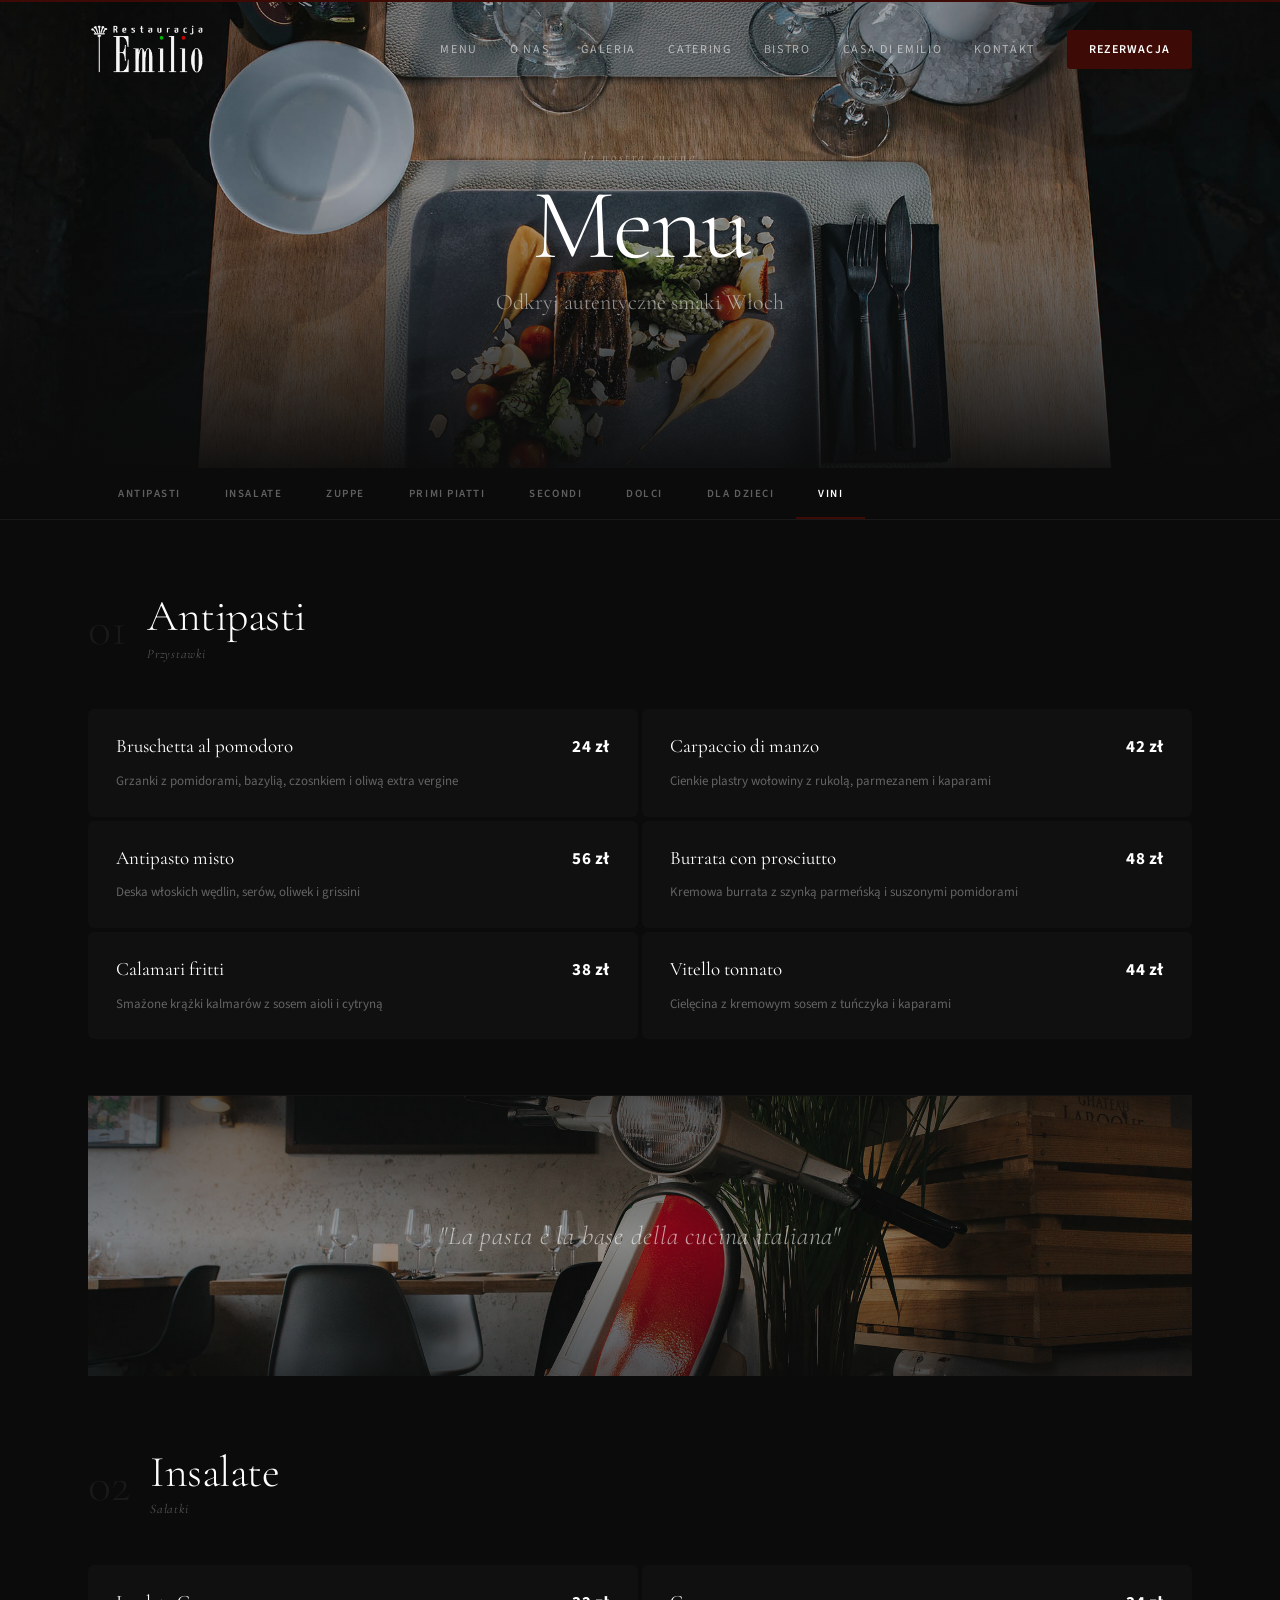
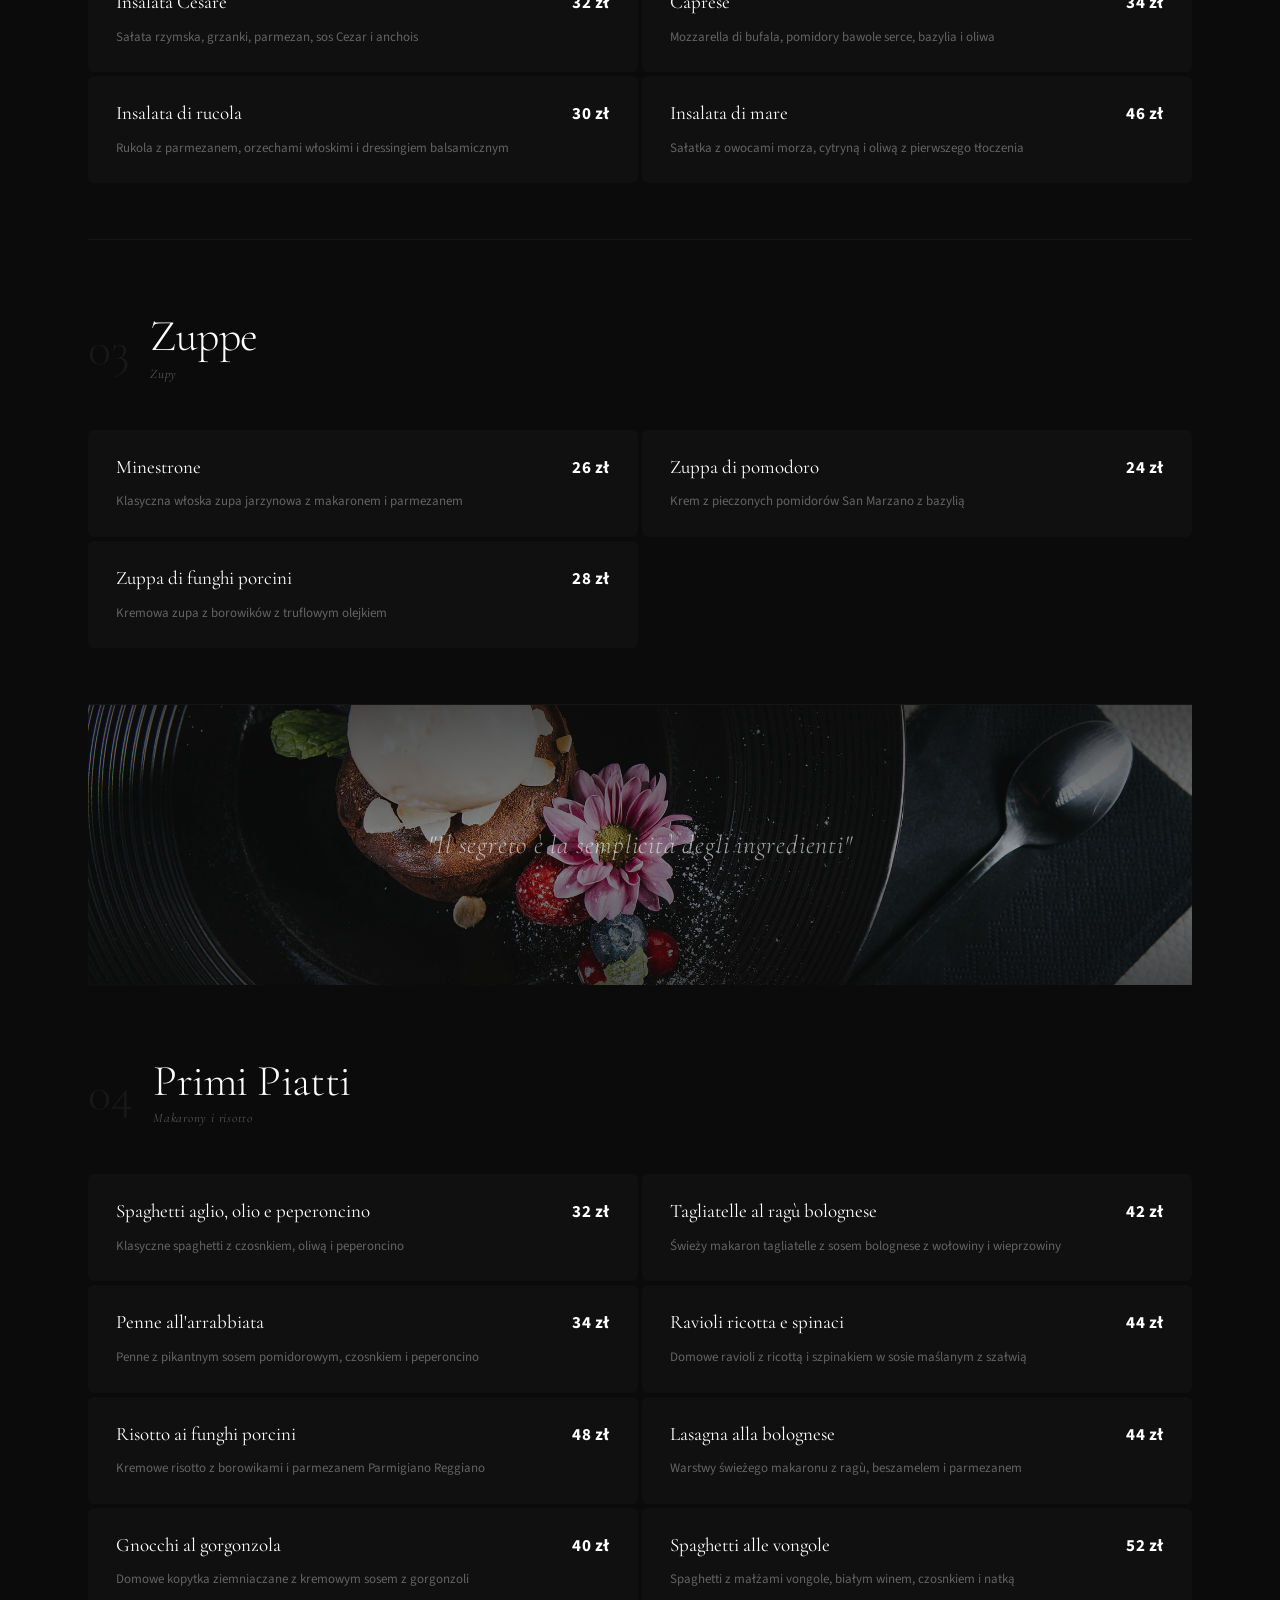
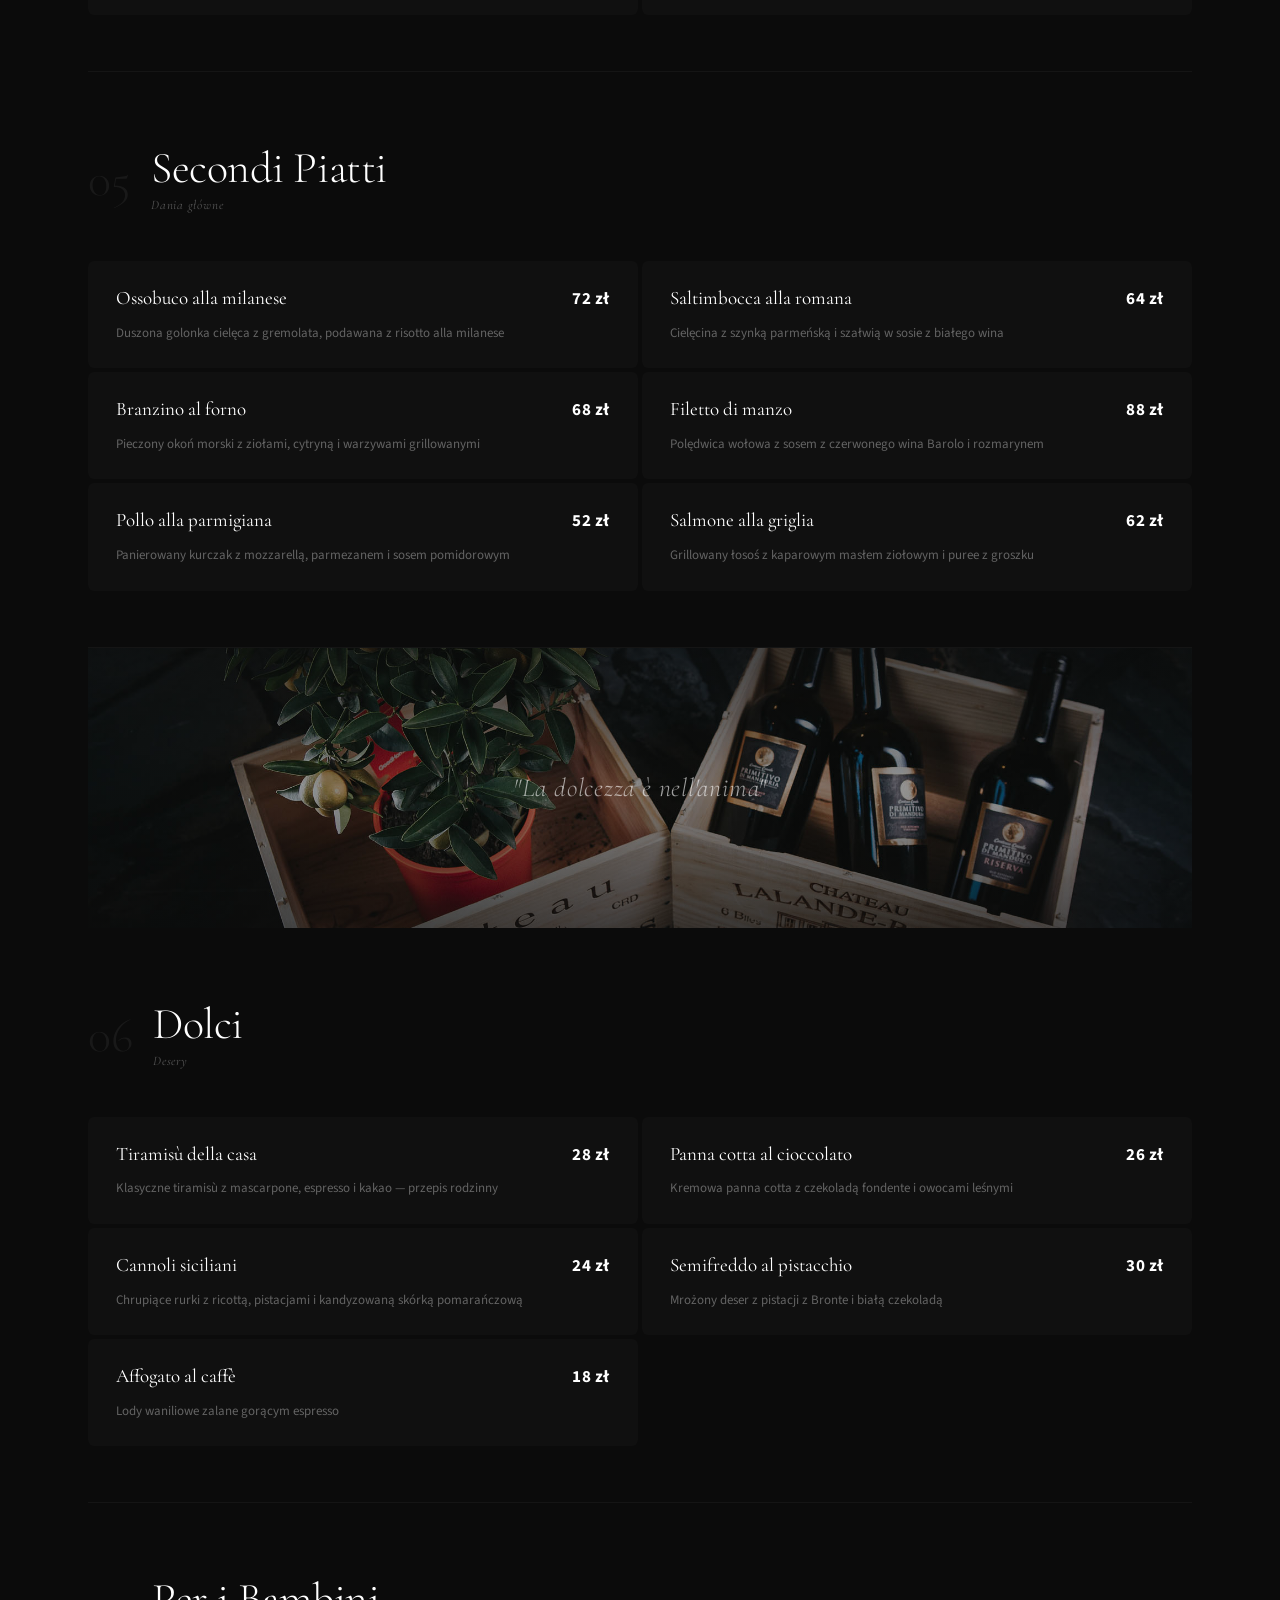
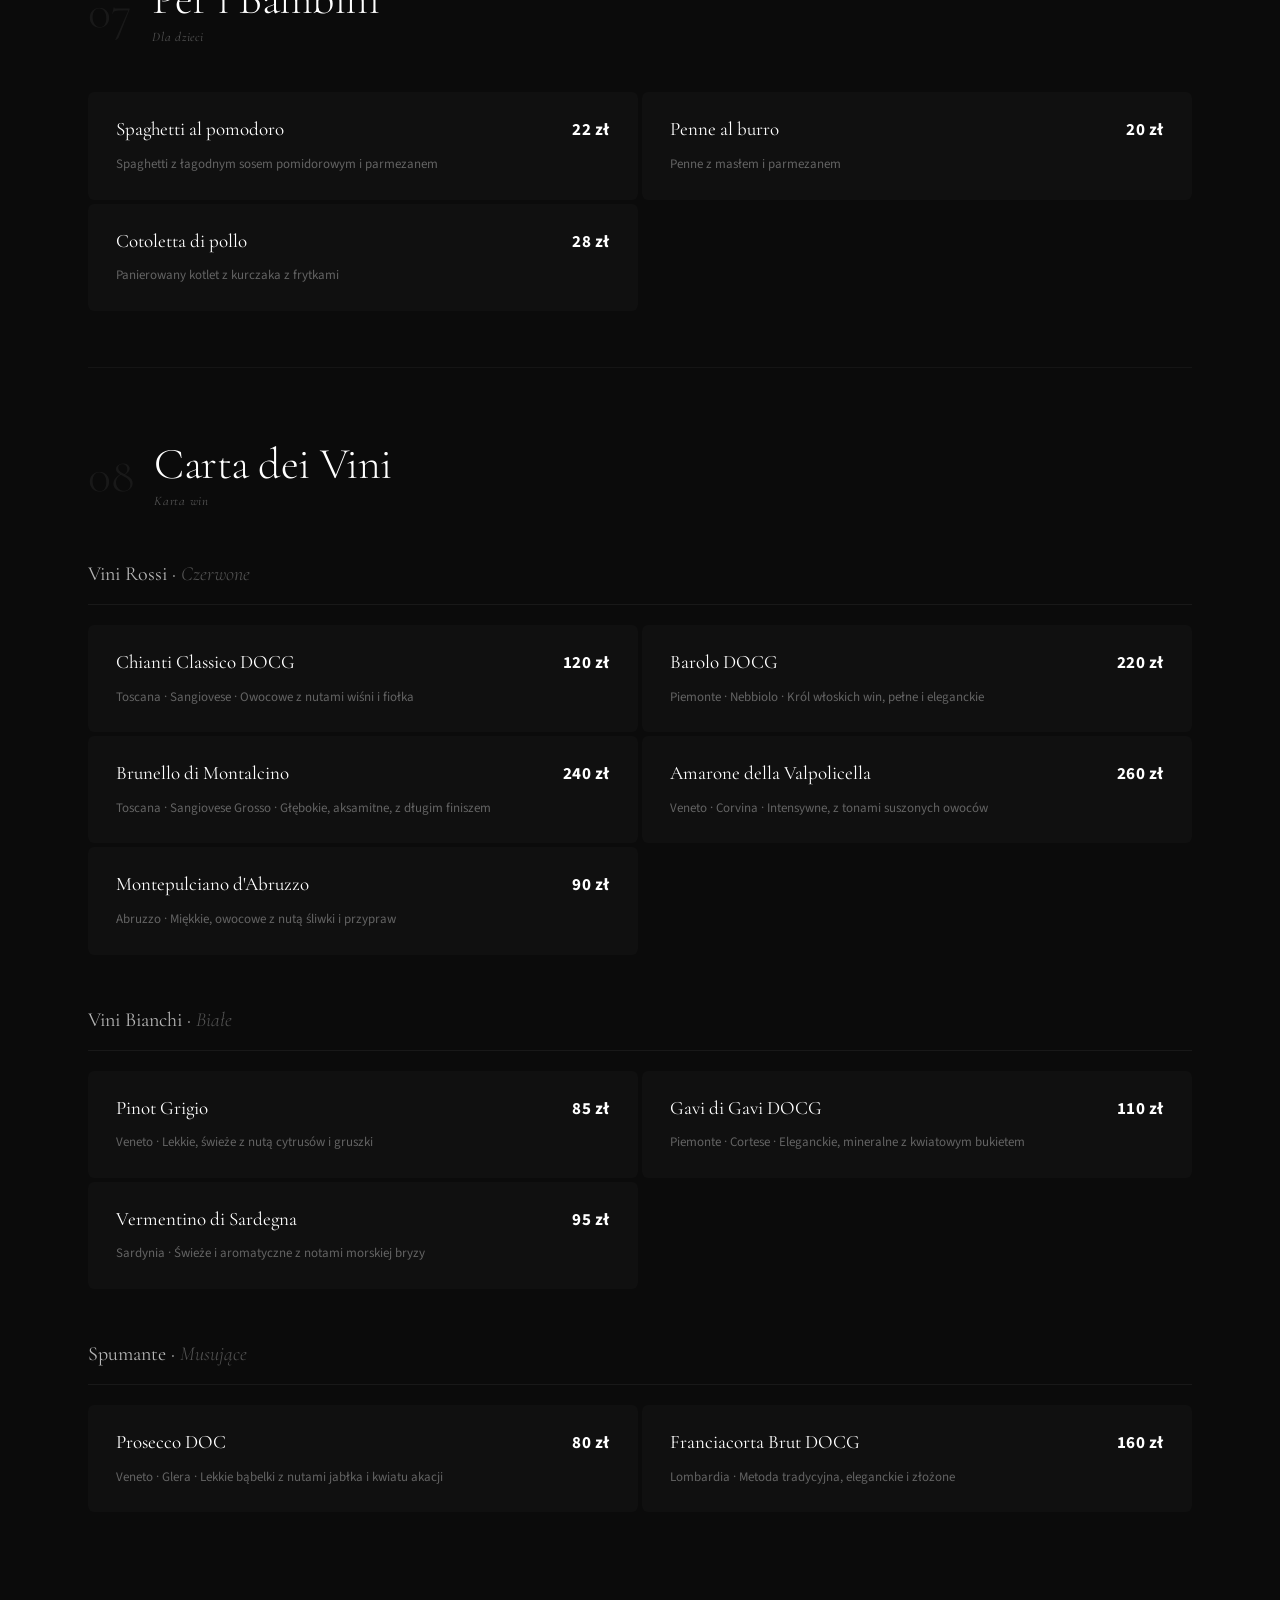
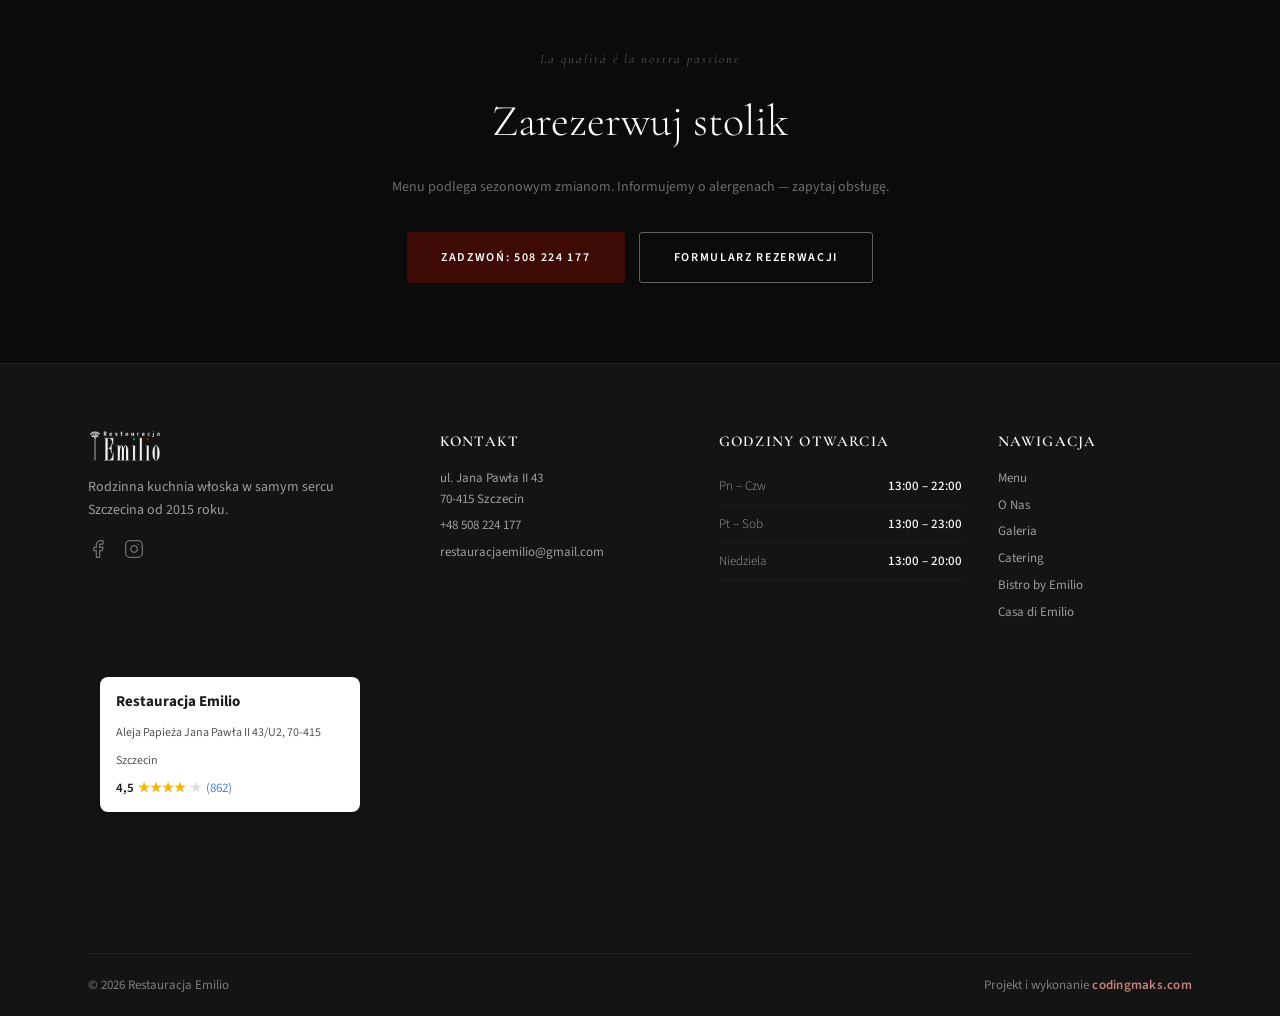
<file: pages/menu.html>
<!DOCTYPE html>
<html lang="pl">

<head>
  <meta charset="UTF-8">
  <meta name="viewport" content="width=device-width, initial-scale=1.0">
  <title>Menu — Restauracja Emilio Szczecin | Kuchnia Włoska, Wina, Desery</title>
  <meta name="description" content="Sprawdź menu Restauracji Emilio w Szczecinie. Autentyczne włoskie dania — pasta, risotto, owoce morza, steki, desery i wyselekcjonowane wina prosto z Włoch.">
  <meta name="keywords" content="menu restauracja Emilio, karta dań Szczecin, włoskie dania Szczecin, pasta Szczecin, wina włoskie Szczecin">
  <meta name="robots" content="index, follow">
  <meta name="author" content="Restauracja Emilio">
  <link rel="canonical" href="https://emiliorestauracja.com/menu">
  <meta property="og:title" content="Menu — Restauracja Emilio Szczecin | Kuchnia Włoska, Wina, Desery">
  <meta property="og:description" content="Sprawdź menu Restauracji Emilio w Szczecinie. Autentyczne włoskie dania — pasta, risotto, owoce morza, steki, desery i wyselekcjonowane wina prosto z Włoch.">
  <meta property="og:image" content="https://emiliorestauracja.com/images/emilio-og-image.jpg">
  <meta property="og:image:width" content="1200">
  <meta property="og:image:height" content="630">
  <meta property="og:image:type" content="image/jpeg">
  <meta property="og:image:alt" content="Restauracja Emilio Szczecin – Włoska Kuchnia">
  <meta name="twitter:card" content="summary_large_image">
  <meta name="twitter:image" content="https://emiliorestauracja.com/images/emilio-og-image.jpg">
  <meta property="og:type" content="website">
  <meta property="og:locale" content="pl_PL">
  <link rel="icon" type="image/png" href="../images/logo-white.png">
  <link rel="preconnect" href="https://fonts.googleapis.com">
  <link rel="preconnect" href="https://fonts.gstatic.com" crossorigin>
  <link
    href="https://fonts.googleapis.com/css2?family=Source+Sans+Pro:ital,wght@0,200;0,300;0,400;0,600;0,700;0,900;1,200;1,300;1,400&family=Cormorant+Garamond:ital,wght@0,300;0,400;0,500;0,600;0,700;1,300;1,400;1,500&display=swap"
    rel="stylesheet">
  <link rel="stylesheet" href="../assets/style.css">
  <link rel="stylesheet" href="../assets/menu.css">
</head>

<body>

  <!-- ══════════ NAV ══════════ -->
  <nav class="nav is-scrolled" id="nav">
    <div class="nav__inner">
      <a href="../index.html" class="nav__logo"><img src="../images/logo-white.png" alt="Restauracja Emilio Szczecin — kuchnia włoska"></a>
      <button class="nav__burger" id="burger" aria-label="Menu"><span></span><span></span></button>
      <div class="nav__menu" id="navMenu">
        <a href="menu.html">Menu</a>
        <a href="../index.html#onas">O Nas</a>
        <a href="galeria.html">Galeria</a>
        <a href="catering.html">Catering</a>
        <a href="bistro.html">Bistro</a>
        <a href="casa.html">Casa di Emilio</a>
        <a href="../index.html#kontakt">Kontakt</a>
        <a href="../index.html#rezerwacja" class="nav__cta">Rezerwacja</a>
      </div>
    </div>
  </nav>

  <!-- ══════════ HERO BANNER ══════════ -->
  <header class="menu-hero">
    <div class="menu-hero__bg"><img src="../images/dinner.jpg" alt="Menu Restauracji Emilio — włoskie dania Szczecin"></div>
    <div class="menu-hero__fade"></div>
    <div class="menu-hero__body">
      <p class="menu-hero__kicker">la nostra cucina</p>
      <h1 class="menu-hero__title">Menu</h1>
      <p class="menu-hero__sub">Odkryj autentyczne smaki Włoch</p>
    </div>
  </header>

  <!-- ══════════ MENU NAV ══════════ -->
  <div class="menu-nav" id="menuNav">
    <div class="wrap">
      <div class="menu-nav__inner">
        <a href="#antipasti" class="menu-nav__link is-active">Antipasti</a>
        <a href="#insalate" class="menu-nav__link">Insalate</a>
        <a href="#zuppe" class="menu-nav__link">Zuppe</a>
        <a href="#primi" class="menu-nav__link">Primi Piatti</a>
        <a href="#secondi" class="menu-nav__link">Secondi</a>
        <a href="#dolci" class="menu-nav__link">Dolci</a>
        <a href="#bambini" class="menu-nav__link">Dla Dzieci</a>
        <a href="#vini" class="menu-nav__link">Vini</a>
      </div>
    </div>
  </div>

  <!-- ══════════ MENU CONTENT ══════════ -->
  <main class="menu-main">
    <div class="wrap">

      <!-- ── ANTIPASTI ── -->
      <section class="menu-cat" id="antipasti">
        <div class="menu-cat__head">
          <span class="menu-cat__num">01</span>
          <div>
            <h2 class="menu-cat__title">Antipasti</h2>
            <p class="menu-cat__sub">Przystawki</p>
          </div>
        </div>
        <div class="menu-cat__grid">
          <div class="menu-card">
            <div class="menu-card__top">
              <h3 class="menu-card__name">Bruschetta al pomodoro</h3>
              <span class="menu-card__price">24 zł</span>
            </div>
            <p class="menu-card__desc">Grzanki z pomidorami, bazylią, czosnkiem i oliwą extra vergine</p>
          </div>
          <div class="menu-card">
            <div class="menu-card__top">
              <h3 class="menu-card__name">Carpaccio di manzo</h3>
              <span class="menu-card__price">42 zł</span>
            </div>
            <p class="menu-card__desc">Cienkie plastry wołowiny z rukolą, parmezanem i kaparami</p>
          </div>
          <div class="menu-card">
            <div class="menu-card__top">
              <h3 class="menu-card__name">Antipasto misto</h3>
              <span class="menu-card__price">56 zł</span>
            </div>
            <p class="menu-card__desc">Deska włoskich wędlin, serów, oliwek i grissini</p>
          </div>
          <div class="menu-card">
            <div class="menu-card__top">
              <h3 class="menu-card__name">Burrata con prosciutto</h3>
              <span class="menu-card__price">48 zł</span>
            </div>
            <p class="menu-card__desc">Kremowa burrata z szynką parmeńską i suszonymi pomidorami</p>
          </div>
          <div class="menu-card">
            <div class="menu-card__top">
              <h3 class="menu-card__name">Calamari fritti</h3>
              <span class="menu-card__price">38 zł</span>
            </div>
            <p class="menu-card__desc">Smażone krążki kalmarów z sosem aioli i cytryną</p>
          </div>
          <div class="menu-card">
            <div class="menu-card__top">
              <h3 class="menu-card__name">Vitello tonnato</h3>
              <span class="menu-card__price">44 zł</span>
            </div>
            <p class="menu-card__desc">Cielęcina z kremowym sosem z tuńczyka i kaparami</p>
          </div>
        </div>
      </section>

      <!-- ── PHOTO BREAK 1 ── -->
      <div class="menu-photo">
        <img src="../images/menu-pasta.jpg" alt="Pasta fresca">
        <div class="menu-photo__fade"></div>
        <p class="menu-photo__quote">"La pasta è la base della cucina italiana"</p>
      </div>

      <section class="menu-cat" id="insalate">
        <div class="menu-cat__head">
          <span class="menu-cat__num">02</span>
          <div>
            <h2 class="menu-cat__title">Insalate</h2>
            <p class="menu-cat__sub">Sałatki</p>
          </div>
        </div>
        <div class="menu-cat__grid">
          <div class="menu-card">
            <div class="menu-card__top">
              <h3 class="menu-card__name">Insalata Cesare</h3>
              <span class="menu-card__price">32 zł</span>
            </div>
            <p class="menu-card__desc">Sałata rzymska, grzanki, parmezan, sos Cezar i anchois</p>
          </div>
          <div class="menu-card">
            <div class="menu-card__top">
              <h3 class="menu-card__name">Caprese</h3>
              <span class="menu-card__price">34 zł</span>
            </div>
            <p class="menu-card__desc">Mozzarella di bufala, pomidory bawole serce, bazylia i oliwa</p>
          </div>
          <div class="menu-card">
            <div class="menu-card__top">
              <h3 class="menu-card__name">Insalata di rucola</h3>
              <span class="menu-card__price">30 zł</span>
            </div>
            <p class="menu-card__desc">Rukola z parmezanem, orzechami włoskimi i dressingiem balsamicznym</p>
          </div>
          <div class="menu-card">
            <div class="menu-card__top">
              <h3 class="menu-card__name">Insalata di mare</h3>
              <span class="menu-card__price">46 zł</span>
            </div>
            <p class="menu-card__desc">Sałatka z owocami morza, cytryną i oliwą z pierwszego tłoczenia</p>
          </div>
        </div>
      </section>

      <!-- ── ZUPPE ── -->
      <section class="menu-cat" id="zuppe">
        <div class="menu-cat__head">
          <span class="menu-cat__num">03</span>
          <div>
            <h2 class="menu-cat__title">Zuppe</h2>
            <p class="menu-cat__sub">Zupy</p>
          </div>
        </div>
        <div class="menu-cat__grid">
          <div class="menu-card">
            <div class="menu-card__top">
              <h3 class="menu-card__name">Minestrone</h3>
              <span class="menu-card__price">26 zł</span>
            </div>
            <p class="menu-card__desc">Klasyczna włoska zupa jarzynowa z makaronem i parmezanem</p>
          </div>
          <div class="menu-card">
            <div class="menu-card__top">
              <h3 class="menu-card__name">Zuppa di pomodoro</h3>
              <span class="menu-card__price">24 zł</span>
            </div>
            <p class="menu-card__desc">Krem z pieczonych pomidorów San Marzano z bazylią</p>
          </div>
          <div class="menu-card">
            <div class="menu-card__top">
              <h3 class="menu-card__name">Zuppa di funghi porcini</h3>
              <span class="menu-card__price">28 zł</span>
            </div>
            <p class="menu-card__desc">Kremowa zupa z borowików z truflowym olejkiem</p>
          </div>
        </div>
      </section>

      <!-- ── PHOTO BREAK 2 ── -->
      <div class="menu-photo">
        <img src="../images/menu-seafood.jpg" alt="Frutti di mare">
        <div class="menu-photo__fade"></div>
        <p class="menu-photo__quote">"Il segreto è la semplicità degli ingredienti"</p>
      </div>

      <!-- ── PRIMI PIATTI ── -->
      <section class="menu-cat" id="primi">
        <div class="menu-cat__head">
          <span class="menu-cat__num">04</span>
          <div>
            <h2 class="menu-cat__title">Primi Piatti</h2>
            <p class="menu-cat__sub">Makarony i risotto</p>
          </div>
        </div>
        <div class="menu-cat__grid">
          <div class="menu-card">
            <div class="menu-card__top">
              <h3 class="menu-card__name">Spaghetti aglio, olio e peperoncino</h3>
              <span class="menu-card__price">32 zł</span>
            </div>
            <p class="menu-card__desc">Klasyczne spaghetti z czosnkiem, oliwą i peperoncino</p>
          </div>
          <div class="menu-card">
            <div class="menu-card__top">
              <h3 class="menu-card__name">Tagliatelle al ragù bolognese</h3>
              <span class="menu-card__price">42 zł</span>
            </div>
            <p class="menu-card__desc">Świeży makaron tagliatelle z sosem bolognese z wołowiny i wieprzowiny</p>
          </div>
          <div class="menu-card">
            <div class="menu-card__top">
              <h3 class="menu-card__name">Penne all'arrabbiata</h3>
              <span class="menu-card__price">34 zł</span>
            </div>
            <p class="menu-card__desc">Penne z pikantnym sosem pomidorowym, czosnkiem i peperoncino</p>
          </div>
          <div class="menu-card">
            <div class="menu-card__top">
              <h3 class="menu-card__name">Ravioli ricotta e spinaci</h3>
              <span class="menu-card__price">44 zł</span>
            </div>
            <p class="menu-card__desc">Domowe ravioli z ricottą i szpinakiem w sosie maślanym z szałwią</p>
          </div>
          <div class="menu-card">
            <div class="menu-card__top">
              <h3 class="menu-card__name">Risotto ai funghi porcini</h3>
              <span class="menu-card__price">48 zł</span>
            </div>
            <p class="menu-card__desc">Kremowe risotto z borowikami i parmezanem Parmigiano Reggiano</p>
          </div>
          <div class="menu-card">
            <div class="menu-card__top">
              <h3 class="menu-card__name">Lasagna alla bolognese</h3>
              <span class="menu-card__price">44 zł</span>
            </div>
            <p class="menu-card__desc">Warstwy świeżego makaronu z ragù, beszamelem i parmezanem</p>
          </div>
          <div class="menu-card">
            <div class="menu-card__top">
              <h3 class="menu-card__name">Gnocchi al gorgonzola</h3>
              <span class="menu-card__price">40 zł</span>
            </div>
            <p class="menu-card__desc">Domowe kopytka ziemniaczane z kremowym sosem z gorgonzoli</p>
          </div>
          <div class="menu-card">
            <div class="menu-card__top">
              <h3 class="menu-card__name">Spaghetti alle vongole</h3>
              <span class="menu-card__price">52 zł</span>
            </div>
            <p class="menu-card__desc">Spaghetti z małżami vongole, białym winem, czosnkiem i natką</p>
          </div>
        </div>
      </section>

      <!-- ── SECONDI ── -->
      <section class="menu-cat" id="secondi">
        <div class="menu-cat__head">
          <span class="menu-cat__num">05</span>
          <div>
            <h2 class="menu-cat__title">Secondi Piatti</h2>
            <p class="menu-cat__sub">Dania główne</p>
          </div>
        </div>
        <div class="menu-cat__grid">
          <div class="menu-card">
            <div class="menu-card__top">
              <h3 class="menu-card__name">Ossobuco alla milanese</h3>
              <span class="menu-card__price">72 zł</span>
            </div>
            <p class="menu-card__desc">Duszona golonka cielęca z gremolata, podawana z risotto alla milanese</p>
          </div>
          <div class="menu-card">
            <div class="menu-card__top">
              <h3 class="menu-card__name">Saltimbocca alla romana</h3>
              <span class="menu-card__price">64 zł</span>
            </div>
            <p class="menu-card__desc">Cielęcina z szynką parmeńską i szałwią w sosie z białego wina</p>
          </div>
          <div class="menu-card">
            <div class="menu-card__top">
              <h3 class="menu-card__name">Branzino al forno</h3>
              <span class="menu-card__price">68 zł</span>
            </div>
            <p class="menu-card__desc">Pieczony okoń morski z ziołami, cytryną i warzywami grillowanymi</p>
          </div>
          <div class="menu-card">
            <div class="menu-card__top">
              <h3 class="menu-card__name">Filetto di manzo</h3>
              <span class="menu-card__price">88 zł</span>
            </div>
            <p class="menu-card__desc">Polędwica wołowa z sosem z czerwonego wina Barolo i rozmarynem</p>
          </div>
          <div class="menu-card">
            <div class="menu-card__top">
              <h3 class="menu-card__name">Pollo alla parmigiana</h3>
              <span class="menu-card__price">52 zł</span>
            </div>
            <p class="menu-card__desc">Panierowany kurczak z mozzarellą, parmezanem i sosem pomidorowym</p>
          </div>
          <div class="menu-card">
            <div class="menu-card__top">
              <h3 class="menu-card__name">Salmone alla griglia</h3>
              <span class="menu-card__price">62 zł</span>
            </div>
            <p class="menu-card__desc">Grillowany łosoś z kaparowym masłem ziołowym i puree z groszku</p>
          </div>
        </div>
      </section>

      <!-- ── PHOTO BREAK 3 ── -->
      <div class="menu-photo">
        <img src="../images/menu-dessert.jpg" alt="Dolci italiani">
        <div class="menu-photo__fade"></div>
        <p class="menu-photo__quote">"La dolcezza è nell'anima"</p>
      </div>

      <!-- ── DOLCI ── -->
      <section class="menu-cat" id="dolci">
        <div class="menu-cat__head">
          <span class="menu-cat__num">06</span>
          <div>
            <h2 class="menu-cat__title">Dolci</h2>
            <p class="menu-cat__sub">Desery</p>
          </div>
        </div>
        <div class="menu-cat__grid">
          <div class="menu-card">
            <div class="menu-card__top">
              <h3 class="menu-card__name">Tiramisù della casa</h3>
              <span class="menu-card__price">28 zł</span>
            </div>
            <p class="menu-card__desc">Klasyczne tiramisù z mascarpone, espresso i kakao — przepis rodzinny</p>
          </div>
          <div class="menu-card">
            <div class="menu-card__top">
              <h3 class="menu-card__name">Panna cotta al cioccolato</h3>
              <span class="menu-card__price">26 zł</span>
            </div>
            <p class="menu-card__desc">Kremowa panna cotta z czekoladą fondente i owocami leśnymi</p>
          </div>
          <div class="menu-card">
            <div class="menu-card__top">
              <h3 class="menu-card__name">Cannoli siciliani</h3>
              <span class="menu-card__price">24 zł</span>
            </div>
            <p class="menu-card__desc">Chrupiące rurki z ricottą, pistacjami i kandyzowaną skórką pomarańczową</p>
          </div>
          <div class="menu-card">
            <div class="menu-card__top">
              <h3 class="menu-card__name">Semifreddo al pistacchio</h3>
              <span class="menu-card__price">30 zł</span>
            </div>
            <p class="menu-card__desc">Mrożony deser z pistacji z Bronte i białą czekoladą</p>
          </div>
          <div class="menu-card">
            <div class="menu-card__top">
              <h3 class="menu-card__name">Affogato al caffè</h3>
              <span class="menu-card__price">18 zł</span>
            </div>
            <p class="menu-card__desc">Lody waniliowe zalane gorącym espresso</p>
          </div>
        </div>
      </section>

      <!-- ── DLA DZIECI ── -->
      <section class="menu-cat" id="bambini">
        <div class="menu-cat__head">
          <span class="menu-cat__num">07</span>
          <div>
            <h2 class="menu-cat__title">Per i Bambini</h2>
            <p class="menu-cat__sub">Dla dzieci</p>
          </div>
        </div>
        <div class="menu-cat__grid">
          <div class="menu-card">
            <div class="menu-card__top">
              <h3 class="menu-card__name">Spaghetti al pomodoro</h3>
              <span class="menu-card__price">22 zł</span>
            </div>
            <p class="menu-card__desc">Spaghetti z łagodnym sosem pomidorowym i parmezanem</p>
          </div>
          <div class="menu-card">
            <div class="menu-card__top">
              <h3 class="menu-card__name">Penne al burro</h3>
              <span class="menu-card__price">20 zł</span>
            </div>
            <p class="menu-card__desc">Penne z masłem i parmezanem</p>
          </div>
          <div class="menu-card">
            <div class="menu-card__top">
              <h3 class="menu-card__name">Cotoletta di pollo</h3>
              <span class="menu-card__price">28 zł</span>
            </div>
            <p class="menu-card__desc">Panierowany kotlet z kurczaka z frytkami</p>
          </div>
        </div>
      </section>

      <!-- ── WINA ── -->
      <section class="menu-cat menu-cat--wine" id="vini">
        <div class="menu-cat__head">
          <span class="menu-cat__num">08</span>
          <div>
            <h2 class="menu-cat__title">Carta dei Vini</h2>
            <p class="menu-cat__sub">Karta win</p>
          </div>
        </div>

        <div class="wine-section">
          <h3 class="wine-section__title">Vini Rossi · <span>Czerwone</span></h3>
          <div class="menu-cat__grid">
            <div class="menu-card">
              <div class="menu-card__top">
                <h3 class="menu-card__name">Chianti Classico DOCG</h3>
                <span class="menu-card__price">120 zł</span>
              </div>
              <p class="menu-card__desc">Toscana · Sangiovese · Owocowe z nutami wiśni i fiołka</p>
            </div>
            <div class="menu-card">
              <div class="menu-card__top">
                <h3 class="menu-card__name">Barolo DOCG</h3>
                <span class="menu-card__price">220 zł</span>
              </div>
              <p class="menu-card__desc">Piemonte · Nebbiolo · Król włoskich win, pełne i eleganckie</p>
            </div>
            <div class="menu-card">
              <div class="menu-card__top">
                <h3 class="menu-card__name">Brunello di Montalcino</h3>
                <span class="menu-card__price">240 zł</span>
              </div>
              <p class="menu-card__desc">Toscana · Sangiovese Grosso · Głębokie, aksamitne, z długim finiszem</p>
            </div>
            <div class="menu-card">
              <div class="menu-card__top">
                <h3 class="menu-card__name">Amarone della Valpolicella</h3>
                <span class="menu-card__price">260 zł</span>
              </div>
              <p class="menu-card__desc">Veneto · Corvina · Intensywne, z tonami suszonych owoców</p>
            </div>
            <div class="menu-card">
              <div class="menu-card__top">
                <h3 class="menu-card__name">Montepulciano d'Abruzzo</h3>
                <span class="menu-card__price">90 zł</span>
              </div>
              <p class="menu-card__desc">Abruzzo · Miękkie, owocowe z nutą śliwki i przypraw</p>
            </div>
          </div>
        </div>

        <div class="wine-section">
          <h3 class="wine-section__title">Vini Bianchi · <span>Białe</span></h3>
          <div class="menu-cat__grid">
            <div class="menu-card">
              <div class="menu-card__top">
                <h3 class="menu-card__name">Pinot Grigio</h3>
                <span class="menu-card__price">85 zł</span>
              </div>
              <p class="menu-card__desc">Veneto · Lekkie, świeże z nutą cytrusów i gruszki</p>
            </div>
            <div class="menu-card">
              <div class="menu-card__top">
                <h3 class="menu-card__name">Gavi di Gavi DOCG</h3>
                <span class="menu-card__price">110 zł</span>
              </div>
              <p class="menu-card__desc">Piemonte · Cortese · Eleganckie, mineralne z kwiatowym bukietem</p>
            </div>
            <div class="menu-card">
              <div class="menu-card__top">
                <h3 class="menu-card__name">Vermentino di Sardegna</h3>
                <span class="menu-card__price">95 zł</span>
              </div>
              <p class="menu-card__desc">Sardynia · Świeże i aromatyczne z notami morskiej bryzy</p>
            </div>
          </div>
        </div>

        <div class="wine-section">
          <h3 class="wine-section__title">Spumante · <span>Musujące</span></h3>
          <div class="menu-cat__grid">
            <div class="menu-card">
              <div class="menu-card__top">
                <h3 class="menu-card__name">Prosecco DOC</h3>
                <span class="menu-card__price">80 zł</span>
              </div>
              <p class="menu-card__desc">Veneto · Glera · Lekkie bąbelki z nutami jabłka i kwiatu akacji</p>
            </div>
            <div class="menu-card">
              <div class="menu-card__top">
                <h3 class="menu-card__name">Franciacorta Brut DOCG</h3>
                <span class="menu-card__price">160 zł</span>
              </div>
              <p class="menu-card__desc">Lombardia · Metoda tradycyjna, eleganckie i złożone</p>
            </div>
          </div>
        </div>
      </section>

      <!-- ── BOTTOM CTA ── -->
      <div class="menu-cta">
        <p class="menu-cta__tag">La qualità è la nostra passione</p>
        <h2 class="menu-cta__title">Zarezerwuj stolik</h2>
        <p class="menu-cta__desc">Menu podlega sezonowym zmianom. Informujemy o alergenach — zapytaj obsługę.</p>
        <div class="menu-cta__btns">
          <a href="tel:+48508224177" class="btn">Zadzwoń: 508 224 177</a>
          <a href="../index.html#rezerwacja" class="btn btn--ghost">Formularz rezerwacji</a>
        </div>
      </div>

    </div>
  </main>

  <!-- ══════════ FOOTER ══════════ -->
  <!-- FOOTER -->
  <footer class="foot">
    <div class="wrap">
      <div class="foot__top">
        <div class="foot__brand">
          <img src="../images/logo-white.png" alt="Restauracja Emilio Szczecin — kuchnia włoska" class="foot__logo">
          <p>Rodzinna kuchnia włoska w samym sercu Szczecina od 2015 roku.</p>
          <div class="foot__social">
            <a href="https://www.facebook.com/emiliorestauracja" target="_blank" rel="noopener" aria-label="Facebook"><svg width="20" height="20" viewBox="0 0 24 24" fill="none" stroke="currentColor" stroke-width="1.5" stroke-linecap="round" stroke-linejoin="round"><path d="M18 2h-3a5 5 0 0 0-5 5v3H7v4h3v8h4v-8h3l1-4h-4V7a1 1 0 0 1 1-1h3z"/></svg></a>
            <a href="https://www.instagram.com/restauracjaemilio/" target="_blank" rel="noopener" aria-label="Instagram"><svg width="20" height="20" viewBox="0 0 24 24" fill="none" stroke="currentColor" stroke-width="1.5" stroke-linecap="round" stroke-linejoin="round"><rect x="2" y="2" width="20" height="20" rx="5" ry="5"/><path d="M16 11.37A4 4 0 1 1 12.63 8 4 4 0 0 1 16 11.37z"/><line x1="17.5" y1="6.5" x2="17.51" y2="6.5"/></svg></a>
          </div>
        </div>
        <div class="foot__col">
          <h4>Kontakt</h4>
          <p>ul. Jana Pawła II 43<br>70-415 Szczecin</p>
          <p><a href="tel:+48508224177">+48 508 224 177</a></p>
          <p><a href="mailto:restauracjaemilio@gmail.com">restauracjaemilio@gmail.com</a></p>
        </div>
        <div class="foot__col">
          <h4>Godziny otwarcia</h4>
          <dl class="hours">
            <div><dt>Pn – Czw</dt><dd>13:00 – 22:00</dd></div>
            <div><dt>Pt – Sob</dt><dd>13:00 – 23:00</dd></div>
            <div><dt>Niedziela</dt><dd>13:00 – 20:00</dd></div>
          </dl>
        </div>
        <div class="foot__col">
          <h4>Nawigacja</h4>
          <ul>
            <li><a href="menu.html">Menu</a></li>
            <li><a href="../index.html#onas">O Nas</a></li>
            <li><a href="galeria.html">Galeria</a></li>
            <li><a href="catering.html">Catering</a></li>
            <li><a href="bistro.html">Bistro by Emilio</a></li>
            <li><a href="casa.html">Casa di Emilio</a></li>
          </ul>
        </div>
      </div>
      <div class="foot__map" style="position:relative">
        <iframe
          src="https://maps.google.com/maps?q=Restauracja+Emilio+Szczecin&t=m&z=16&output=embed&iwloc=near"
          width="100%" height="300" style="border:0" allowfullscreen loading="lazy"
          referrerpolicy="no-referrer-when-downgrade" title="Restauracja Emilio na Google Maps"></iframe>
        <a href="https://www.google.com/maps/place/Restauracja+Emilio/@53.4318629,14.5485802,17z" target="_blank" rel="noopener" class="map-card" style="position:absolute;top:12px;left:12px;background:#fff;padding:12px 16px;border-radius:8px;box-shadow:0 2px 12px rgba(0,0,0,.25);text-decoration:none;z-index:5;max-width:260px">
          <strong style="display:block;font-size:15px;color:#1a1a1a;margin-bottom:2px;font-family:var(--ff-body)">Restauracja Emilio</strong>
          <span style="font-size:12px;color:#555;font-family:var(--ff-body)">Aleja Papieża Jana Pawła II 43/U2, 70-415 Szczecin</span>
          <span style="display:flex;align-items:center;gap:4px;margin-top:4px;font-size:13px;color:#1a1a1a;font-family:var(--ff-body);font-weight:600">4,5 <span style="color:#f4b400">★★★★</span><span style="color:#dadce0">★</span> <span style="font-weight:400;color:#4285f4">(862)</span></span>
        </a>
      </div>
      <div class="foot__bot">
        <span>© 2026 Restauracja Emilio</span>
        <span>Projekt i wykonanie <a href="https://codingmaks.com/" target="_blank" rel="noopener">codingmaks.com</a></span>
      </div>
    </div>
  </footer>

  <script src="../assets/script.js"></script>
  <script>
    /* ── Menu page nav highlight ── */
    (() => {
      const links = document.querySelectorAll('.menu-nav__link');
      const cats = document.querySelectorAll('.menu-cat');

      const io = new IntersectionObserver(entries => {
        entries.forEach(e => {
          if (e.isIntersecting) {
            links.forEach(l => l.classList.remove('is-active'));
            const id = e.target.id;
            const active = document.querySelector(`.menu-nav__link[href="#${id}"]`);
            if (active) active.classList.add('is-active');
          }
        });
      }, { threshold: 0.15, rootMargin: '-80px 0px -60% 0px' });

      cats.forEach(c => io.observe(c));

      /* Sticky menu-nav */
      const menuNav = document.getElementById('menuNav');
      const navEl = document.getElementById('nav');
      const onScroll = () => {
        const heroH = document.querySelector('.menu-hero').offsetHeight;
        menuNav.classList.toggle('is-stuck', scrollY > heroH - 70);
      };
      addEventListener('scroll', onScroll, { passive: true });
      onScroll();
    })();
  </script>
</body>

</html>
</file>
<file: assets/style.css>
/* ═══════════════════════════════════════════════════
   EMILIO RESTAURACJA — Italian Luxury Redesign
   Palette: #3d0a05 (deep burgundy), black, white
   Fonts:  Cormorant Garamond (display), Source Sans Pro (body)
   ═══════════════════════════════════════════════════ */

/* ── Tokens ── */
:root {
  --black: #0b0b0b;
  --black2: #141414;
  --black3: #1c1c1c;
  --white: #faf9f7;
  --white2: #f0eeeb;
  --white3: #e5e2de;
  --burgundy: #3d0a05;
  --burg-light: #5a1810;
  --burg-dark: #2a0603;
  --text-w: #faf9f7;
  --text-w2: rgba(250, 249, 247, .6);
  --text-b: #1a1a1a;
  --text-b2: #555;
  --ff-display: 'Cormorant Garamond', Georgia, serif;
  --ff-body: 'Source Sans Pro', -apple-system, Helvetica, sans-serif;
  --ease: cubic-bezier(.4, 0, .2, 1);
  --ease-out: cubic-bezier(.16, 1, .3, 1);
  --wrap: 1200px;
}

/* ── Reset ── */
*,
*::before,
*::after {
  margin: 0;
  padding: 0;
  box-sizing: border-box
}

html {
  scroll-behavior: smooth;
  -webkit-font-smoothing: antialiased;
  scrollbar-width: none
}

html::-webkit-scrollbar {
  display: none
}

body {
  font-family: var(--ff-body);
  color: var(--text-w);
  background: var(--black);
  line-height: 1.75;
  font-weight: 400;
  font-size: 16px;
  overflow-x: hidden
}

img {
  display: block;
  max-width: 100%;
  height: auto
}

a {
  color: inherit;
  text-decoration: none
}

ul,
ol {
  list-style: none
}

button {
  font-family: inherit
}

.wrap {
  max-width: var(--wrap);
  margin: 0 auto;
  padding: 0 clamp(24px, 5vw, 48px)
}

/* ── Animations ── */
@keyframes fadeUp {
  from {
    opacity: 0;
    transform: translateY(36px)
  }

  to {
    opacity: 1;
    transform: translateY(0)
  }
}

@keyframes heroScale {
  from {
    transform: scale(1.02)
  }

  to {
    transform: scale(1.1)
  }
}

@keyframes pulse {

  0%,
  100% {
    opacity: .3
  }

  50% {
    opacity: 1
  }
}

.reveal {
  opacity: 0;
  transform: translateY(36px);
  transition: opacity .8s var(--ease-out), transform .8s var(--ease-out)
}

.reveal.is-visible {
  opacity: 1;
  transform: none
}

/* ═══════════ NAV ═══════════ */
.nav {
  position: fixed;
  inset: 0 0 auto;
  z-index: 900;
  padding: 20px 0;
  transition: padding .4s var(--ease), background .4s var(--ease)
}

.nav.is-scrolled {
  padding: 10px 0;
  background: rgba(11, 11, 11, .92);
  backdrop-filter: blur(18px);
  -webkit-backdrop-filter: blur(18px)
}

.nav__inner {
  max-width: var(--wrap);
  margin: 0 auto;
  padding: 0 clamp(24px, 5vw, 48px);
  display: flex;
  align-items: center;
  justify-content: space-between
}

.nav__logo img {
  height: 58px;
  transition: height .3s var(--ease)
}

.nav.is-scrolled .nav__logo img {
  height: 46px
}

.nav__menu {
  display: flex;
  align-items: center;
  gap: 32px
}

.nav__menu a {
  font-size: 12px;
  font-weight: 400;
  letter-spacing: .14em;
  text-transform: uppercase;
  color: var(--text-w2);
  transition: color .25s
}

.nav__menu a:hover {
  color: #fff
}

.nav__cta {
  background: var(--burgundy) !important;
  color: #fff !important;
  padding: 9px 22px;
  border-radius: 3px;
  font-weight: 600 !important;
  letter-spacing: .1em !important;
  transition: background .25s, transform .25s !important
}

.nav__cta:hover {
  background: var(--burg-light) !important;
  transform: translateY(-1px)
}

.nav__burger {
  display: none;
  background: 0;
  border: 0;
  cursor: pointer;
  padding: 6px;
  flex-direction: column;
  gap: 6px;
  z-index: 901
}

.nav__burger span {
  display: block;
  width: 24px;
  height: 1.5px;
  background: #fff;
  transition: all .3s var(--ease)
}

.nav__burger.open span:first-child {
  transform: rotate(45deg) translate(5.5px, 5.5px)
}

.nav__burger.open span:last-child {
  transform: rotate(-45deg) translate(5.5px, -5.5px)
}

/* ═══════════ HERO ═══════════ */
.hero {
  position: relative;
  min-height: 100vh;
  display: flex;
  align-items: center;
  justify-content: center;
  overflow: hidden
}

.hero__media {
  position: absolute;
  inset: 0
}

.hero__media img {
  width: 100%;
  height: 100%;
  object-fit: cover;
  animation: heroScale 22s var(--ease) infinite alternate
}

.hero__fade {
  position: absolute;
  inset: 0;
  background: linear-gradient(180deg, rgba(11, 11, 11, .5) 0%, rgba(11, 11, 11, .35) 35%, rgba(11, 11, 11, .65) 70%, rgba(11, 11, 11, .95) 100%)
}

.hero__body {
  position: relative;
  z-index: 2;
  text-align: center;
  max-width: 680px;
  animation: fadeUp 1.1s var(--ease-out)
}

.hero__kicker {
  font-family: var(--ff-body);
  font-size: 14px;
  letter-spacing: .3em;
  text-transform: uppercase;
  color: rgba(255, 255, 255, .85);
  margin-bottom: 24px;
  text-shadow: 0 2px 12px rgba(0, 0, 0, .5)
}

.hero__title {
  font-family: var(--ff-display);
  font-size: clamp(72px, 14vw, 160px);
  font-weight: 300;
  color: #fff;
  line-height: .88;
  margin-bottom: 12px;
  letter-spacing: -.02em;
  text-shadow: 0 4px 24px rgba(0, 0, 0, .4)
}

.hero__sub {
  font-family: var(--ff-display);
  font-size: clamp(20px, 3vw, 32px);
  font-weight: 300;
  color: rgba(255, 255, 255, .85);
  margin-bottom: 4px;
  text-shadow: 0 2px 12px rgba(0, 0, 0, .4)
}

.hero__line {
  display: block;
  width: 48px;
  height: 1.5px;
  background: var(--burgundy);
  margin: 22px auto
}

.hero__quote {
  font-family: var(--ff-display);
  font-size: 17px;
  font-weight: 300;
  color: rgba(255, 255, 255, .7);
  margin-bottom: 40px;
  letter-spacing: .03em;
  text-shadow: 0 2px 8px rgba(0, 0, 0, .3)
}

.hero__btns {
  display: flex;
  gap: 14px;
  justify-content: center;
  flex-wrap: wrap;
  margin-bottom: 32px
}

.hero__tel {
  font-size: 13px;
  color: var(--text-w2);
  letter-spacing: .06em;
  transition: color .25s
}

.hero__tel:hover {
  color: #fff
}

.hero__scroll {
  position: absolute;
  bottom: 36px;
  left: 50%;
  transform: translateX(-50%);
  z-index: 2
}

.hero__scroll span {
  display: block;
  width: 1px;
  height: 48px;
  background: rgba(255, 255, 255, .2);
  position: relative;
  overflow: hidden
}

.hero__scroll span::after {
  content: '';
  position: absolute;
  inset: 0;
  background: var(--burgundy);
  animation: pulse 2.2s var(--ease) infinite
}

/* ═══════════ BUTTONS ═══════════ */
.btn {
  display: inline-flex;
  align-items: center;
  justify-content: center;
  gap: 8px;
  padding: 14px 34px;
  font-family: var(--ff-body);
  font-size: 12px;
  font-weight: 600;
  letter-spacing: .14em;
  text-transform: uppercase;
  border: none;
  border-radius: 3px;
  cursor: pointer;
  transition: all .3s var(--ease);
  background: var(--burgundy);
  color: #fff
}

.btn:hover {
  background: var(--burg-light);
  transform: translateY(-2px);
  box-shadow: 0 8px 28px rgba(61, 10, 5, .35)
}

.btn--ghost {
  background: transparent;
  border: 1px solid rgba(255, 255, 255, .35);
  color: #fff
}

.btn--ghost:hover {
  background: rgba(255, 255, 255, .08);
  border-color: rgba(255, 255, 255, .6);
  box-shadow: none
}

.btn--outline {
  background: transparent;
  border: 1px solid var(--burgundy);
  color: var(--text-w)
}

.btn--outline:hover {
  background: var(--burgundy);
  color: #fff
}

.btn--dark {
  background: var(--burgundy);
  color: #fff
}

.btn--dark:hover {
  background: var(--burg-light)
}

.btn--full {
  width: 100%
}

/* ═══════════ SECTIONS ═══════════ */
.sec {
  padding: clamp(80px, 11vw, 140px) 0;
  position: relative
}

.sec--dark {
  background: var(--black)
}

.sec--light {
  background: var(--white);
  color: var(--text-b)
}

.sec__head {
  text-align: center;
  margin-bottom: 56px
}

.sec__tag {
  font-family: var(--ff-display);
  font-size: 15px;
  font-weight: 500;
  letter-spacing: .2em;
  text-transform: uppercase;
  color: rgba(255, 255, 255, .5);
  margin-bottom: 12px
}

.sec__tag--dark {
  color: var(--burgundy)
}

.sec__title {
  font-family: var(--ff-display);
  font-size: clamp(34px, 5.5vw, 56px);
  font-weight: 300;
  line-height: 1.12;
  letter-spacing: -.01em
}

.sec__title--dark {
  color: var(--text-b)
}

/* ═══════════ MENU TABS ═══════════ */
.tabs__bar {
  display: flex;
  justify-content: center;
  gap: 0;
  margin-bottom: 44px;
  border: 1px solid rgba(255, 255, 255, .08);
  border-radius: 4px;
  overflow: hidden;
  max-width: 480px;
  margin-left: auto;
  margin-right: auto
}

.tabs__btn {
  flex: 1;
  padding: 13px 0;
  background: transparent;
  border: none;
  color: rgba(255, 255, 255, .4);
  font-family: var(--ff-body);
  font-size: 13px;
  font-weight: 600;
  letter-spacing: .08em;
  text-transform: uppercase;
  cursor: pointer;
  transition: all .3s var(--ease);
  position: relative
}

.tabs__btn+.tabs__btn {
  border-left: 1px solid rgba(255, 255, 255, .06)
}

.tabs__btn:hover {
  color: rgba(255, 255, 255, .7)
}

.tabs__btn.is-active {
  background: var(--burgundy);
  color: #fff
}

.tabs__panel {
  display: none;
  animation: fadeUp .5s var(--ease-out)
}

.tabs__panel.is-active {
  display: block
}

.menu-split {
  display: grid;
  grid-template-columns: 1.15fr 1fr;
  gap: 0;
  border-radius: 6px;
  overflow: hidden;
  background: var(--black2)
}

.menu-split__img {
  overflow: hidden
}

.menu-split__img img {
  width: 100%;
  height: 100%;
  min-height: 380px;
  object-fit: cover;
  transition: transform .8s var(--ease)
}

.menu-split:hover .menu-split__img img {
  transform: scale(1.05)
}

.menu-split__txt {
  padding: clamp(32px, 4vw, 56px);
  display: flex;
  flex-direction: column;
  justify-content: center
}

.menu-split__txt h3 {
  font-family: var(--ff-display);
  font-size: 30px;
  font-weight: 400;
  margin-bottom: 16px;
  color: #fff
}

.menu-split__txt p {
  font-size: 15px;
  color: var(--text-w2);
  line-height: 1.85;
  margin-bottom: 28px
}

/* ═══════════ ABOUT ═══════════ */
.about {
  display: grid;
  grid-template-columns: 1fr 1.1fr;
  gap: clamp(40px, 6vw, 80px);
  align-items: center
}

.about__gallery {
  position: relative
}

.about__main {
  border-radius: 6px;
  overflow: hidden
}

.about__main img {
  width: 100%;
  height: 520px;
  object-fit: cover;
  transition: transform .7s var(--ease)
}

.about__main:hover img {
  transform: scale(1.03)
}

.about__side {
  position: absolute;
  bottom: -24px;
  right: -24px;
  width: 180px;
  height: 180px;
  border-radius: 6px;
  overflow: hidden;
  border: 5px solid var(--white);
  box-shadow: 0 12px 40px rgba(0, 0, 0, .15)
}

.about__side img {
  width: 100%;
  height: 100%;
  object-fit: cover
}

.about__motto {
  font-family: var(--ff-display);
  font-size: 19px;
  font-style: italic;
  font-weight: 400;
  color: var(--burgundy);
  margin-bottom: 20px;
  line-height: 1.5
}

.about__body {
  font-size: 15px;
  color: var(--text-b2);
  line-height: 1.9;
  margin-bottom: 24px
}

.about__bq {
  padding: 24px 28px;
  background: var(--white2);
  border-left: 3px solid var(--burgundy);
  border-radius: 0 6px 6px 0
}

.about__bq p {
  font-family: var(--ff-display);
  font-size: 16px;
  font-style: italic;
  font-weight: 400;
  color: var(--text-b2);
  line-height: 1.85;
  margin-bottom: 8px
}

.about__bq cite {
  font-family: var(--ff-display);
  font-size: 14px;
  font-weight: 600;
  color: var(--burgundy);
  font-style: normal;
  letter-spacing: .08em
}

/* ═══════════ GALLERY ═══════════ */
.gal {
  display: grid;
  grid-template-columns: repeat(4, 1fr);
  gap: 6px
}

.gal__item {
  position: relative;
  border-radius: 4px;
  overflow: hidden;
  height: 250px;
  cursor: pointer
}

.gal__item--w2 {
  grid-column: span 2
}

.gal__item img {
  width: 100%;
  height: 100%;
  object-fit: cover;
  transition: transform .6s var(--ease), filter .4s
}

.gal__item::after {
  content: '';
  position: absolute;
  inset: 0;
  background: linear-gradient(0deg, rgba(11, 11, 11, .55) 0%, transparent 40%);
  opacity: 0;
  transition: opacity .3s
}

.gal__item:hover::after {
  opacity: 1
}

.gal__item:hover img {
  transform: scale(1.07)
}

/* ═══════════ SPLIT (catering / casa) ═══════════ */
.split {
  display: grid;
  grid-template-columns: 1fr 1fr;
  gap: clamp(40px, 6vw, 80px);
  align-items: center
}

.split--reverse {
  direction: rtl
}

.split--reverse>* {
  direction: ltr
}

.split__img {
  border-radius: 6px;
  overflow: hidden
}

.split__img img {
  width: 100%;
  height: 460px;
  object-fit: cover;
  transition: transform .7s var(--ease)
}

.split__img:hover img {
  transform: scale(1.04)
}

.split__txt h2 {
  margin-bottom: 4px
}

.split__txt p {
  font-size: 15px;
  line-height: 1.9;
  margin-bottom: 20px
}

.sec--light .split__txt p {
  color: var(--text-b2)
}

.sec--dark .split__txt p {
  color: var(--text-w2)
}

.check-list {
  margin-bottom: 20px
}

.check-list li {
  padding: 6px 0 6px 24px;
  position: relative;
  font-size: 14px;
  color: var(--text-b2)
}

.check-list li::before {
  content: '✓';
  position: absolute;
  left: 0;
  color: var(--burgundy);
  font-weight: 700
}

.split__contact {
  font-size: 14px;
  margin-bottom: 24px;
  color: var(--text-b2)
}

.split__contact a {
  color: var(--burgundy);
  font-weight: 600
}

/* --- Casa info --- */
.casa-info {
  display: flex;
  gap: 20px;
  margin: 20px 0 28px
}

.casa-info__item {
  padding: 16px 20px;
  border: 1px solid rgba(255, 255, 255, .08);
  border-radius: 4px;
  text-align: center
}

.casa-info__val {
  display: block;
  font-family: var(--ff-display);
  font-size: 22px;
  font-weight: 600;
  color: #fff;
  line-height: 1
}

.casa-info__label {
  font-size: 11px;
  letter-spacing: .1em;
  text-transform: uppercase;
  color: var(--text-w2)
}

/* ═══════════ BANNER (Bistro) ═══════════ */
.sec--banner {
  min-height: 520px;
  display: flex;
  align-items: center;
  overflow: hidden
}

.banner__bg {
  position: absolute;
  inset: 0
}

.banner__bg img {
  width: 100%;
  height: 100%;
  object-fit: cover
}

.banner__fade {
  position: absolute;
  inset: 0;
  background: linear-gradient(135deg, rgba(11, 11, 11, .88), rgba(61, 10, 5, .60))
}

.banner__body {
  position: relative;
  z-index: 2;
  max-width: 540px
}

.banner__desc {
  font-size: 16px;
  color: var(--text-w2);
  line-height: 1.85;
  margin-bottom: 28px
}

/* ═══════════ REZERWACJA ═══════════ */
.sec--rez {
  overflow: hidden
}

.rez__bg {
  position: absolute;
  inset: 0
}

.rez__bg img {
  width: 100%;
  height: 100%;
  object-fit: cover
}

.rez__fade {
  position: absolute;
  inset: 0;
  background: rgba(11, 11, 11, .88)
}

.rez {
  position: relative;
  z-index: 2;
  display: grid;
  grid-template-columns: 1fr 1.15fr;
  gap: 56px;
  align-items: start
}

.rez__note {
  font-size: 14px;
  color: var(--text-w2);
  line-height: 1.8;
  margin-bottom: 28px;
  padding: 16px 20px;
  border-left: 3px solid var(--burgundy);
  background: rgba(61, 10, 5, .12);
  border-radius: 0 4px 4px 0
}

.rez__cards {
  display: flex;
  flex-direction: column;
  gap: 10px
}

.rez__card {
  display: flex;
  align-items: center;
  gap: 16px;
  padding: 18px 22px;
  background: rgba(255, 255, 255, .04);
  border: 1px solid rgba(255, 255, 255, .06);
  border-radius: 6px;
  transition: all .25s var(--ease)
}

.rez__card:hover {
  border-color: var(--burgundy);
  background: rgba(61, 10, 5, .08);
  transform: translateX(4px)
}

.rez__card svg {
  color: var(--burgundy);
  flex-shrink: 0
}

.rez__card small {
  display: block;
  font-size: 12px;
  font-weight: 400;
  letter-spacing: .12em;
  text-transform: uppercase;
  color: rgba(255, 255, 255, .5);
  margin-bottom: 2px
}

.rez__card strong {
  font-family: var(--ff-body);
  font-size: 16px;
  font-weight: 400;
  color: #fff;
  letter-spacing: .01em
}

.rez__form {
  background: var(--black2);
  border-radius: 8px;
  padding: clamp(28px, 4vw, 40px);
  border: 1px solid rgba(255, 255, 255, .05)
}

.rez__form-title {
  font-family: var(--ff-display);
  font-size: 22px;
  font-weight: 400;
  text-align: center;
  margin-bottom: 24px;
  color: #fff
}

.field {
  display: flex;
  flex-direction: column;
  gap: 5px;
  margin-bottom: 14px
}

.field label {
  font-size: 10px;
  font-weight: 600;
  letter-spacing: .12em;
  text-transform: uppercase;
  color: var(--text-w2)
}

.field input,
.field select,
.field textarea {
  padding: 11px 14px;
  background: rgba(255, 255, 255, .04);
  border: 1px solid rgba(255, 255, 255, .08);
  border-radius: 4px;
  color: #fff;
  font-family: var(--ff-body);
  font-size: 14px;
  font-weight: 300;
  outline: 0;
  transition: border .25s, background .25s
}

.field input:focus,
.field select:focus,
.field textarea:focus {
  border-color: var(--burgundy);
  background: rgba(61, 10, 5, .06)
}

.field textarea {
  resize: vertical;
  min-height: 70px
}

.field select {
  appearance: none;
  background-image: url("data:image/svg+xml,%3Csvg xmlns='http://www.w3.org/2000/svg' width='14' height='14' viewBox='0 0 24 24' fill='none' stroke='%23888' stroke-width='2'%3E%3Cpath d='M6 9l6 6 6-6'/%3E%3C/svg%3E");
  background-repeat: no-repeat;
  background-position: right 12px center;
  padding-right: 32px
}

.field-row {
  display: grid;
  grid-template-columns: 1fr 1fr;
  gap: 12px
}

/* ═══════════ FOOTER ═══════════ */
.foot {
  background: var(--black2);
  padding: 64px 0 0;
  border-top: 1px solid rgba(255, 255, 255, .05)
}

.foot__top {
  display: grid;
  grid-template-columns: 1.3fr 1fr 1fr .8fr;
  gap: 36px;
  margin-bottom: 36px
}

.foot__logo {
  height: 36px;
  margin-bottom: 12px
}

.foot__brand p {
  font-size: 14px;
  color: var(--text-w2);
  max-width: 260px;
  line-height: 1.7
}

.foot__col h4 {
  font-family: var(--ff-display);
  font-size: 15px;
  font-weight: 600;
  text-transform: uppercase;
  letter-spacing: .08em;
  margin-bottom: 14px;
  color: #fff
}

.foot__col p,
.foot__col li {
  font-size: 13px;
  color: var(--text-w2);
  margin-bottom: 6px;
  line-height: 1.6
}

.foot__col a {
  transition: color .2s
}

.foot__col a:hover {
  color: #fff
}

.foot__social {
  display: flex;
  gap: 16px;
  margin-top: 16px
}

.foot__social a {
  color: rgba(255, 255, 255, .4);
  transition: color .2s
}

.foot__social a:hover {
  color: #c4837c
}

.hours {
  display: flex;
  flex-direction: column;
  gap: 0
}

.hours>div {
  display: flex;
  justify-content: space-between;
  padding: 7px 0;
  border-bottom: 1px solid rgba(255, 255, 255, .04);
  font-size: 13px
}

.hours dt {
  color: var(--text-w2);
  font-weight: 300
}

.hours dd {
  color: #fff;
  font-weight: 500
}

.foot__map {
  border-radius: 6px;
  overflow: hidden;
  margin-bottom: 28px;
  height: 260px
}

.foot__map iframe {
  width: 100%;
  height: 100%;
  filter: grayscale(.45) brightness(.7);
  transition: filter .3s
}

.foot__map:hover iframe {
  filter: grayscale(0) brightness(.85)
}

.foot__bot {
  display: flex;
  justify-content: space-between;
  align-items: center;
  padding: 20px 0;
  border-top: 1px solid rgba(255, 255, 255, .06);
  font-size: 13px;
  color: rgba(255, 255, 255, .45)
}

.foot__bot a {
  color: #c4837c;
  font-weight: 600;
  letter-spacing: .02em;
  transition: color .2s
}

.foot__bot a:hover {
  color: #fff;
  text-decoration: underline
}

/* ═══════════ LIGHTBOX ═══════════ */
.lightbox {
  position: fixed;
  inset: 0;
  z-index: 9999;
  background: rgba(11, 11, 11, .94);
  display: flex;
  align-items: center;
  justify-content: center;
  cursor: pointer;
  padding: 40px;
  backdrop-filter: blur(16px);
  animation: fadeUp .3s var(--ease-out)
}

.lightbox img {
  max-width: 90vw;
  max-height: 85vh;
  object-fit: contain;
  border-radius: 6px;
  box-shadow: 0 24px 80px rgba(0, 0, 0, .5)
}

/* ═══════════ RESPONSIVE ═══════════ */
@media(max-width:1024px) {

  .about,
  .split,
  .split--reverse,
  .rez {
    grid-template-columns: 1fr;
    gap: 40px
  }

  .split--reverse {
    direction: ltr
  }

  .foot__top {
    grid-template-columns: 1fr 1fr;
    gap: 28px
  }

  .gal {
    grid-template-columns: repeat(2, 1fr)
  }

  .menu-split {
    grid-template-columns: 1fr
  }
}

@media(max-width:768px) {
  .nav__burger {
    display: flex
  }

  .nav__menu {
    position: fixed;
    inset: 0;
    background: rgba(11, 11, 11, .97);
    flex-direction: column;
    justify-content: center;
    align-items: center;
    gap: 28px;
    transform: translateX(100%);
    transition: transform .45s var(--ease-out);
    backdrop-filter: blur(20px)
  }

  .nav__menu.is-open {
    transform: translateX(0)
  }

  .nav__menu a {
    font-size: 16px;
    letter-spacing: .1em
  }

  .gal {
    grid-template-columns: 1fr 1fr
  }

  .gal__item {
    height: 170px
  }

  .gal__item--w2 {
    grid-column: span 2;
    height: 190px
  }

  .field-row {
    grid-template-columns: 1fr
  }

  .foot__top {
    grid-template-columns: 1fr;
    gap: 24px
  }

  .foot__bot {
    flex-direction: column;
    gap: 6px;
    text-align: center
  }

  .about__side {
    width: 140px;
    height: 140px;
    right: -8px;
    bottom: -16px
  }

  .about__main img {
    height: 380px
  }

  .hero__scroll {
    display: none
  }

  .casa-info {
    flex-direction: column;
    gap: 10px
  }
}

@media(max-width:480px) {
  .gal {
    grid-template-columns: 1fr
  }

  .gal__item--w2 {
    grid-column: span 1
  }

  .hero__btns {
    flex-direction: column;
    align-items: center
  }
}

/* ═══════════ MENU DISH LIST ═══════════ */
.menu-split__kicker {
  display: block;
  font-family: var(--ff-display);
  font-size: 14px;
  font-style: italic;
  color: rgba(255, 255, 255, .35);
  letter-spacing: .12em;
  margin-bottom: 4px
}

.dish-list {
  margin: 18px 0 20px;
  border-top: 1px solid rgba(255, 255, 255, .07)
}

.dish-item {
  display: flex;
  align-items: center;
  gap: 14px;
  padding: 12px 0;
  border-bottom: 1px solid rgba(255, 255, 255, .06)
}

.dish-item__name {
  font-family: var(--ff-display);
  font-size: 20px;
  font-weight: 400;
  color: #fff;
  flex-shrink: 0;
  line-height: 1.2
}

.dish-item__dots {
  flex: 1;
  height: 1px;
  background: rgba(255, 255, 255, .08)
}

.dish-item__note {
  font-family: var(--ff-display);
  font-size: 14px;
  font-style: italic;
  color: rgba(255, 255, 255, .4);
  flex-shrink: 0
}

/* Refined paragraph after dish-list */
.menu-split__txt > p {
  font-size: 15px;
  color: rgba(250, 249, 247, .55);
  line-height: 1.85;
  margin-bottom: 24px
}

/* ═══════════ GALLERY — richer hover ═══════════ */
.gal__item::after {
  background: linear-gradient(0deg, rgba(11, 11, 11, .72) 0%, rgba(61, 10, 5, .18) 55%, transparent 100%)
}

/* ═══════════ HERO — top accent ═══════════ */
body::before {
  content: '';
  position: fixed;
  top: 0;
  left: 0;
  right: 0;
  height: 2px;
  background: var(--burgundy);
  z-index: 9999;
  pointer-events: none
}

/* ═══════════ SECTION DIVIDER ═══════════ */
.sec--dark + .sec--light,
.sec--light + .sec--dark {
  border-top: none
}

/* ═══════════ SELECTION ═══════════ */
::selection {
  background: rgba(61, 10, 5, .35);
  color: #fff
}

/* --- Language Dropdown --- */
.lang {
  position: relative;
  display: flex;
  align-items: center;
}
.lang__btn {
  background: 0;
  border: 0;
  color: var(--text-w2);
  font-family: var(--ff-body);
  font-size: 12px;
  font-weight: 600;
  letter-spacing: .14em;
  text-transform: uppercase;
  cursor: pointer;
  display: flex;
  align-items: center;
  gap: 6px;
  padding: 8px 0;
  transition: color .25s;
}
.lang__btn:hover {
  color: #fff;
}
.lang__btn svg {
  opacity: .5;
  transition: transform .25s;
}
.lang:hover .lang__btn svg {
  transform: rotate(180deg);
  opacity: 1;
}
.lang__menu {
  position: absolute;
  top: 100%;
  right: 50%;
  transform: translateX(50%) translateY(10px);
  background: var(--burgundy);
  border-radius: 4px;
  padding: 8px;
  display: flex;
  flex-direction: column;
  gap: 4px;
  opacity: 0;
  visibility: hidden;
  transition: all .3s cubic-bezier(.4, 0, .2, 1);
  min-width: 60px;
  box-shadow: 0 4px 20px rgba(0,0,0,0.5);
  z-index: 100;
}
.lang:hover .lang__menu {
  opacity: 1;
  visibility: visible;
  transform: translateX(50%) translateY(0);
}
.lang__menu a {
  padding: 8px 12px;
  color: rgba(255,255,255,.6) !important;
  text-decoration: none;
  font-size: 12px;
  letter-spacing: .14em;
  border-radius: 2px;
  transition: all .2s !important;
  text-align: center;
  display: block;
  font-weight: 500;
}
.lang__menu a:hover, .lang__menu a.is-active {
  background: rgba(255,255,255,.1);
  color: #fff !important;
}

@media(max-width: 1024px) {
  .lang__menu {
    right: 0;
    transform: translateX(0) translateY(10px);
  }
  .lang:hover .lang__menu {
    transform: translateX(0) translateY(0);
  }
}
@media(max-width: 768px) {
  .lang {
    margin-top: 20px;
    justify-content: center;
    width: 100%;
  }
  .lang__menu {
    position: static;
    opacity: 1;
    visibility: visible;
    transform: none;
    box-shadow: none;
    flex-direction: row;
    justify-content: center;
    background: transparent;
    padding: 0;
  }
  .lang__btn svg { display: none; }
  .lang__menu a {
    padding: 8px 16px;
    font-size: 14px;
  }
  .lang:hover .lang__menu {
    transform: none;
  }
}
</file>
<file: assets/subpage.css>
/* ═══════════════════════════════════════════════════
   EMILIO — SUBPAGE SHARED STYLES
   Galeria · Catering · Bistro · Casa di Emilio
   ═══════════════════════════════════════════════════ */

/* ── Sub-hero ── */
.sub-hero {
  position: relative;
  height: 52vh;
  min-height: 360px;
  max-height: 520px;
  display: flex;
  align-items: center;
  justify-content: center;
  overflow: hidden
}

.sub-hero__bg {
  position: absolute;
  inset: 0
}

.sub-hero__bg img {
  width: 100%;
  height: 100%;
  object-fit: cover;
  transform: scale(1.05);
  animation: heroScale 22s var(--ease) infinite alternate
}

.sub-hero__fade {
  position: absolute;
  inset: 0;
  background: linear-gradient(180deg,
      rgba(11, 11, 11, .5) 0%,
      rgba(11, 11, 11, .35) 40%,
      rgba(11, 11, 11, .7) 75%,
      rgba(11, 11, 11, .95) 100%)
}

.sub-hero__body {
  position: relative;
  z-index: 2;
  text-align: center;
  animation: fadeUp 1s var(--ease-out)
}

.sub-hero__kicker {
  font-family: var(--ff-display);
  font-size: 16px;
  font-style: italic;
  letter-spacing: .2em;
  color: #d4a9a5;
  margin-bottom: 12px;
  text-shadow: 0 2px 10px rgba(0, 0, 0, .5)
}

.sub-hero__title {
  font-family: var(--ff-display);
  font-size: clamp(44px, 9vw, 90px);
  font-weight: 300;
  color: #fff;
  line-height: .9;
  letter-spacing: -.02em;
  margin-bottom: 12px;
  text-shadow: 0 4px 20px rgba(0, 0, 0, .4)
}

.sub-hero__sub {
  font-family: var(--ff-display);
  font-size: clamp(16px, 2.5vw, 22px);
  font-weight: 300;
  color: rgba(255, 255, 255, .85);
  text-shadow: 0 2px 10px rgba(0, 0, 0, .4)
}

/* ── Sub Main ── */
.sub-main {
  background: var(--black);
  padding: 80px 0 40px
}

/* ═══════════ CONTENT BLOCKS ═══════════ */
.content-block {
  padding: 60px 0;
  border-bottom: 1px solid rgba(255, 255, 255, .04)
}

.content-block:last-of-type {
  border-bottom: none
}

/* Split layout */
.content-block--split {
  display: grid;
  grid-template-columns: 1fr 1fr;
  gap: 60px;
  align-items: center
}

.content-block--reverse .content-block__img {
  order: 2
}

.content-block--reverse .content-block__text {
  order: 1
}

.content-block__img {
  border-radius: 8px;
  overflow: hidden
}

.content-block__img img {
  width: 100%;
  height: 100%;
  object-fit: cover;
  aspect-ratio: 4/3;
  transition: transform 6s linear
}

.content-block__img:hover img {
  transform: scale(1.04)
}

.content-block__kicker {
  display: block;
  font-family: var(--ff-display);
  font-size: 14px;
  font-style: italic;
  color: #a0736e;
  letter-spacing: .15em;
  margin-bottom: 10px
}

.content-block__title {
  font-family: var(--ff-display);
  font-size: clamp(28px, 4vw, 42px);
  font-weight: 300;
  color: #fff;
  line-height: 1.15;
  margin-bottom: 20px
}

.content-block__text p {
  font-size: 16px;
  color: rgba(255, 255, 255, .65);
  line-height: 1.8;
  margin-bottom: 16px
}

.content-block__center {
  text-align: center;
  margin-bottom: 44px
}

/* Content list */
.content-list {
  list-style: none;
  padding: 0;
  margin: 0 0 20px
}

.content-list li {
  position: relative;
  padding: 10px 0 10px 24px;
  font-size: 16px;
  color: rgba(255, 255, 255, .7);
  line-height: 1.6;
  border-bottom: 1px solid rgba(255, 255, 255, .05)
}

.content-list li::before {
  content: '—';
  position: absolute;
  left: 0;
  color: var(--burgundy)
}

.content-list--numbered {
  counter-reset: steps
}

.content-list--numbered li {
  padding-left: 36px
}

.content-list--numbered li::before {
  content: counter(steps);
  counter-increment: steps;
  font-family: var(--ff-display);
  font-size: 22px;
  font-weight: 400;
  color: #c4837c;
  left: 0;
  top: 7px
}

/* ═══════════ CATERING GALLERY ═══════════ */
.catering-gallery {
  display: grid;
  grid-template-columns: repeat(3, 1fr);
  gap: 4px
}

.catering-gallery__item {
  border-radius: 4px;
  overflow: hidden;
  aspect-ratio: 4/3
}

.catering-gallery__item img {
  width: 100%;
  height: 100%;
  object-fit: cover;
  transition: transform .6s var(--ease)
}

.catering-gallery__item:hover img {
  transform: scale(1.05)
}

/* ═══════════ VIDEO SHOWCASE ═══════════ */
.content-block__video {
  display: flex;
  justify-content: center;
  align-items: center
}

.video-showcase__frame {
  position: relative;
  display: block;
  width: 100%;
  max-width: 320px;
  aspect-ratio: 9/16;
  border-radius: 12px;
  overflow: hidden;
  box-shadow: 0 8px 60px rgba(61, 10, 5, .3), 0 0 0 1px rgba(255, 255, 255, .06);
  text-decoration: none
}

.video-showcase__frame img {
  width: 100%;
  height: 100%;
  object-fit: cover;
  transition: transform .6s var(--ease), filter .4s var(--ease)
}

.video-showcase__frame:hover img {
  transform: scale(1.05);
  filter: brightness(.85)
}

.video-showcase__play {
  position: absolute;
  inset: 0;
  display: flex;
  align-items: center;
  justify-content: center;
  background: rgba(0, 0, 0, .25);
  transition: background .3s var(--ease)
}

.video-showcase__play svg {
  width: 72px;
  height: 72px;
  filter: drop-shadow(0 4px 16px rgba(0, 0, 0, .4));
  transition: transform .3s var(--ease)
}

.video-showcase__frame:hover .video-showcase__play {
  background: rgba(61, 10, 5, .35)
}

.video-showcase__frame:hover .video-showcase__play svg {
  transform: scale(1.15)
}

/* ═══════════ PHOTO BREAK ═══════════ */
.content-photo {
  position: relative;
  height: 300px;
  margin: 20px 0;
  overflow: hidden;
  border-radius: 8px
}

.content-photo img {
  width: 100%;
  height: 100%;
  object-fit: cover;
  transition: transform 8s linear
}

.content-photo:hover img {
  transform: scale(1.06)
}

.content-photo__fade {
  position: absolute;
  inset: 0;
  background: linear-gradient(180deg,
      rgba(11, 11, 11, .65) 0%,
      rgba(11, 11, 11, .35) 50%,
      rgba(11, 11, 11, .65) 100%)
}

.content-photo__quote {
  position: absolute;
  top: 50%;
  left: 50%;
  transform: translate(-50%, -50%);
  font-family: var(--ff-display);
  font-size: clamp(18px, 2.5vw, 28px);
  font-style: italic;
  font-weight: 300;
  color: rgba(255, 255, 255, .6);
  letter-spacing: .03em;
  white-space: nowrap;
  z-index: 2
}

/* ═══════════ FEATURE GRID ═══════════ */
.feature-grid {
  display: grid;
  grid-template-columns: repeat(3, 1fr);
  gap: 16px
}

.feature-card {
  padding: 44px 32px 40px;
  background: linear-gradient(160deg, rgba(255, 255, 255, .03) 0%, rgba(255, 255, 255, .01) 100%);
  border: 1px solid rgba(255, 255, 255, .06);
  border-radius: 10px;
  text-align: center;
  transition: background .4s var(--ease), transform .4s var(--ease), border-color .4s var(--ease), box-shadow .4s var(--ease)
}

.feature-card:hover {
  background: linear-gradient(160deg, rgba(255, 255, 255, .06) 0%, rgba(255, 255, 255, .02) 100%);
  border-color: rgba(160, 115, 110, .3);
  transform: translateY(-5px);
  box-shadow: 0 16px 48px rgba(61, 10, 5, .15)
}

.feature-card__icon {
  color: #a0736e;
  margin-bottom: 20px;
  line-height: 1
}

.feature-card__icon svg {
  width: 40px;
  height: 40px
}

.feature-card__title {
  font-family: var(--ff-display);
  font-size: 22px;
  font-weight: 400;
  color: #fff;
  margin-bottom: 14px
}

.feature-card__desc {
  font-size: 15px;
  color: rgba(255, 255, 255, .6);
  line-height: 1.8
}

/* ═══════════ HOURS GRID ═══════════ */
.hours-grid {
  display: grid;
  grid-template-columns: repeat(3, 1fr);
  gap: 4px
}

.hours-card {
  padding: 40px 28px;
  background: rgba(255, 255, 255, .02);
  border-radius: 6px;
  text-align: center;
  transition: background .3s var(--ease)
}

.hours-card:hover {
  background: rgba(255, 255, 255, .04)
}

.hours-card__day {
  font-family: var(--ff-display);
  font-size: 20px;
  font-weight: 400;
  color: #fff;
  margin-bottom: 12px
}

.hours-card__time {
  font-family: var(--ff-display);
  font-size: 28px;
  font-weight: 300;
  color: #c4837c;
  margin-bottom: 8px
}

.hours-card__note {
  font-size: 13px;
  color: rgba(255, 255, 255, .5);
  font-style: italic
}

/* ═══════════ CONTENT CTA ═══════════ */
.content-cta {
  text-align: center;
  padding: 80px 0 40px;
  max-width: 520px;
  margin: 0 auto
}

.content-cta__tag {
  font-family: var(--ff-display);
  font-size: 15px;
  font-style: italic;
  letter-spacing: .15em;
  color: rgba(255, 255, 255, .55);
  margin-bottom: 12px
}

.content-cta__title {
  font-family: var(--ff-display);
  font-size: clamp(28px, 5vw, 44px);
  font-weight: 300;
  color: #fff;
  margin-bottom: 16px
}

.content-cta__desc {
  font-size: 16px;
  color: rgba(255, 255, 255, .65);
  line-height: 1.7;
  margin-bottom: 32px
}

.content-cta__btns {
  display: flex;
  gap: 14px;
  justify-content: center;
  flex-wrap: wrap
}

/* ═══════════ GALLERY MASONRY ═══════════ */
.gallery-masonry {
  columns: 4;
  column-gap: 4px
}

.gallery-masonry__item {
  position: relative;
  overflow: hidden;
  border-radius: 2px;
  cursor: pointer;
  break-inside: avoid;
  margin-bottom: 4px;
  display: block
}

.gallery-masonry__item img {
  width: 100%;
  height: auto;
  display: block;
  transition: transform .6s var(--ease), filter .4s var(--ease)
}

.gallery-masonry__item:hover img {
  transform: scale(1.05);
  filter: brightness(1.1)
}

.gallery-masonry__overlay {
  position: absolute;
  inset: 0;
  background: rgba(11, 11, 11, .1);
  transition: background .4s var(--ease)
}

.gallery-masonry__item:hover .gallery-masonry__overlay {
  background: rgba(61, 10, 5, .15)
}

/* ═══════════ LIGHTBOX ═══════════ */
.lightbox {
  position: fixed;
  inset: 0;
  background: rgba(0, 0, 0, .92);
  z-index: 10000;
  display: flex;
  align-items: center;
  justify-content: center;
  opacity: 0;
  pointer-events: none;
  transition: opacity .35s var(--ease)
}

.lightbox.is-open {
  opacity: 1;
  pointer-events: all
}

.lightbox__img {
  max-width: 90vw;
  max-height: 85vh;
  object-fit: contain;
  border-radius: 4px;
  box-shadow: 0 24px 80px rgba(0, 0, 0, .5)
}

.lightbox__close {
  position: absolute;
  top: 24px;
  right: 32px;
  font-size: 36px;
  color: rgba(255, 255, 255, .6);
  background: none;
  border: none;
  cursor: pointer;
  transition: color .2s
}

.lightbox__close:hover {
  color: #fff
}

.lightbox__arrow {
  position: absolute;
  top: 50%;
  transform: translateY(-50%);
  background: rgba(255, 255, 255, .08);
  border: 1px solid rgba(255, 255, 255, .12);
  color: rgba(255, 255, 255, .7);
  font-size: 48px;
  line-height: 1;
  padding: 8px 14px;
  border-radius: 6px;
  cursor: pointer;
  transition: background .2s, color .2s;
  z-index: 10001
}

.lightbox__arrow:hover {
  background: rgba(255, 255, 255, .15);
  color: #fff
}

.lightbox__arrow--prev {
  left: 24px
}

.lightbox__arrow--next {
  right: 24px
}

/* ═══════════ RESPONSIVE ═══════════ */
@media (max-width: 900px) {
  .content-block--split {
    grid-template-columns: 1fr;
    gap: 32px
  }

  .content-block--reverse .content-block__img {
    order: 0
  }

  .content-block--reverse .content-block__text {
    order: 0
  }

  .feature-grid {
    grid-template-columns: 1fr 1fr
  }

  .catering-gallery {
    grid-template-columns: repeat(2, 1fr)
  }

  .hours-grid {
    grid-template-columns: 1fr
  }

  .gallery-masonry {
    columns: 3
  }
}

@media (max-width: 600px) {
  .sub-hero {
    height: 40vh;
    min-height: 280px
  }

  .feature-grid {
    grid-template-columns: 1fr
  }

  .catering-gallery {
    grid-template-columns: 1fr 1fr
  }

  .gallery-masonry {
    columns: 2
  }


  .content-photo {
    height: 220px
  }

  .content-photo__quote {
    white-space: normal;
    text-align: center;
    width: 80%;
    font-size: 18px
  }

  .content-cta__btns {
    flex-direction: column;
    align-items: center
  }
}
</file>
<file: assets/menu.css>
/* ═══════════════════════════════════════════════════
   EMILIO — MENU PAGE STYLES
   ═══════════════════════════════════════════════════ */

/* ── Hero ── */
.menu-hero {
  position: relative;
  height: 52vh;
  min-height: 360px;
  max-height: 520px;
  display: flex;
  align-items: center;
  justify-content: center;
  overflow: hidden
}

.menu-hero__bg {
  position: absolute;
  inset: 0
}

.menu-hero__bg img {
  width: 100%;
  height: 100%;
  object-fit: cover;
  transform: scale(1.05);
  animation: heroScale 22s var(--ease) infinite alternate
}

.menu-hero__fade {
  position: absolute;
  inset: 0;
  background: linear-gradient(180deg,
      rgba(11, 11, 11, .35) 0%,
      rgba(11, 11, 11, .2) 40%,
      rgba(11, 11, 11, .65) 75%,
      rgba(11, 11, 11, .95) 100%)
}

.menu-hero__body {
  position: relative;
  z-index: 2;
  text-align: center;
  animation: fadeUp 1s var(--ease-out)
}

.menu-hero__kicker {
  font-family: var(--ff-display);
  font-size: 13px;
  font-style: italic;
  letter-spacing: .2em;
  color: rgba(255, 255, 255, .4);
  margin-bottom: 12px
}

.menu-hero__title {
  font-family: var(--ff-display);
  font-size: clamp(52px, 10vw, 100px);
  font-weight: 300;
  color: #fff;
  line-height: .9;
  letter-spacing: -.02em;
  margin-bottom: 12px
}

.menu-hero__sub {
  font-family: var(--ff-display);
  font-size: clamp(16px, 2.5vw, 22px);
  font-weight: 300;
  color: rgba(255, 255, 255, .55)
}

/* ── Sticky menu nav ── */
.menu-nav {
  background: var(--black);
  border-bottom: 1px solid rgba(255, 255, 255, .06);
  position: relative;
  z-index: 100;
  transition: box-shadow .3s var(--ease)
}

.menu-nav.is-stuck {
  position: sticky;
  top: 62px;
  box-shadow: 0 8px 32px rgba(0, 0, 0, .4)
}

.menu-nav__inner {
  display: flex;
  gap: 0;
  overflow-x: auto;
  scrollbar-width: none;
  -ms-overflow-style: none;
  padding: 0 8px
}

.menu-nav__inner::-webkit-scrollbar {
  display: none
}

.menu-nav__link {
  flex-shrink: 0;
  padding: 16px 22px;
  font-family: var(--ff-body);
  font-size: 11px;
  font-weight: 600;
  letter-spacing: .14em;
  text-transform: uppercase;
  color: rgba(255, 255, 255, .35);
  transition: color .25s, box-shadow .25s;
  white-space: nowrap
}

.menu-nav__link:hover {
  color: rgba(255, 255, 255, .7)
}

.menu-nav__link.is-active {
  color: #fff;
  box-shadow: inset 0 -2px 0 var(--burgundy)
}

/* ── Menu Main ── */
.menu-main {
  background: var(--black);
  padding: 0 0 40px
}

/* ── Category ── */
.menu-cat {
  padding: 72px 0 56px;
  border-bottom: 1px solid rgba(255, 255, 255, .04)
}

.menu-cat:last-of-type {
  border-bottom: none
}

.menu-cat__head {
  display: flex;
  align-items: center;
  gap: 20px;
  margin-bottom: 44px
}

.menu-cat__num {
  font-family: var(--ff-display);
  font-size: 48px;
  font-weight: 300;
  color: rgba(255, 255, 255, .06);
  line-height: 1
}

.menu-cat__title {
  font-family: var(--ff-display);
  font-size: clamp(30px, 4.5vw, 44px);
  font-weight: 300;
  color: #fff;
  line-height: 1.1;
  letter-spacing: -.01em
}

.menu-cat__sub {
  font-family: var(--ff-display);
  font-size: 13px;
  font-style: italic;
  color: rgba(255, 255, 255, .3);
  letter-spacing: .06em;
  margin-top: 2px
}

/* ── Menu card grid ── */
.menu-cat__grid {
  display: grid;
  grid-template-columns: 1fr 1fr;
  gap: 4px
}

.menu-card {
  padding: 24px 28px;
  background: rgba(255, 255, 255, .02);
  border-radius: 6px;
  transition: background .3s var(--ease), transform .3s var(--ease)
}

.menu-card:hover {
  background: rgba(255, 255, 255, .04);
  transform: translateY(-2px)
}

.menu-card__top {
  display: flex;
  align-items: baseline;
  gap: 16px;
  margin-bottom: 8px
}

.menu-card__name {
  font-family: var(--ff-display);
  font-size: 19px;
  font-weight: 400;
  color: #fff;
  line-height: 1.25;
  flex: 1
}

.menu-card__price {
  font-family: var(--ff-body);
  font-size: 17px;
  font-weight: 700;
  color: #fff;
  white-space: nowrap;
  flex-shrink: 0;
  letter-spacing: .03em
}

.menu-card__desc {
  font-size: 13px;
  color: rgba(255, 255, 255, .35);
  line-height: 1.65
}

/* ── Wine section ── */
.wine-section {
  margin-bottom: 48px
}

.wine-section:last-child {
  margin-bottom: 0
}

.wine-section__title {
  font-family: var(--ff-display);
  font-size: 20px;
  font-weight: 400;
  color: rgba(255, 255, 255, .7);
  margin-bottom: 20px;
  padding-bottom: 12px;
  border-bottom: 1px solid rgba(255, 255, 255, .06)
}

.wine-section__title span {
  font-style: italic;
  color: rgba(255, 255, 255, .3);
  font-weight: 300
}

/* ── Bottom CTA ── */
.menu-cta {
  text-align: center;
  padding: 80px 0 40px;
  max-width: 520px;
  margin: 0 auto
}

.menu-cta__tag {
  font-family: var(--ff-display);
  font-size: 13px;
  font-style: italic;
  letter-spacing: .15em;
  color: rgba(255, 255, 255, .3);
  margin-bottom: 12px
}

.menu-cta__title {
  font-family: var(--ff-display);
  font-size: clamp(30px, 5vw, 44px);
  font-weight: 300;
  color: #fff;
  margin-bottom: 16px
}

.menu-cta__desc {
  font-size: 14px;
  color: rgba(255, 255, 255, .4);
  line-height: 1.7;
  margin-bottom: 32px
}

.menu-cta__btns {
  display: flex;
  gap: 14px;
  justify-content: center;
  flex-wrap: wrap
}

/* ═══════════ PHOTO BANNERS ═══════════ */
.menu-photo {
  position: relative;
  height: 280px;
  margin: 16px -clamp(24px, 5vw, 48px);
  overflow: hidden;
  border-radius: 0
}

.menu-photo img {
  width: 100%;
  height: 100%;
  object-fit: cover;
  transition: transform 8s linear
}

.menu-photo:hover img {
  transform: scale(1.06)
}

.menu-photo__fade {
  position: absolute;
  inset: 0;
  background: linear-gradient(180deg,
      rgba(11, 11, 11, .7) 0%,
      rgba(11, 11, 11, .4) 50%,
      rgba(11, 11, 11, .7) 100%)
}

.menu-photo__quote {
  position: absolute;
  bottom: 50%;
  left: 50%;
  transform: translate(-50%, 50%);
  font-family: var(--ff-display);
  font-size: clamp(18px, 2.5vw, 26px);
  font-style: italic;
  font-weight: 300;
  color: rgba(255, 255, 255, .6);
  letter-spacing: .03em;
  white-space: nowrap;
  z-index: 2
}

/* ═══════════ RESPONSIVE ═══════════ */
@media (max-width: 768px) {
  .menu-cat__grid {
    grid-template-columns: 1fr
  }

  .menu-cat__head {
    gap: 14px
  }

  .menu-cat__num {
    font-size: 36px
  }

  .menu-nav__link {
    padding: 14px 16px;
    font-size: 10px
  }

  .menu-card {
    padding: 18px 20px
  }

  .menu-card__name {
    font-size: 17px
  }

  .menu-hero {
    height: 40vh;
    min-height: 280px
  }

  .menu-cta__btns {
    flex-direction: column;
    align-items: center
  }
}

@media (max-width: 480px) {
  .menu-card__top {
    flex-direction: column;
    gap: 4px
  }

  .menu-card__price {
    font-size: 16px
  }
}
</file>
